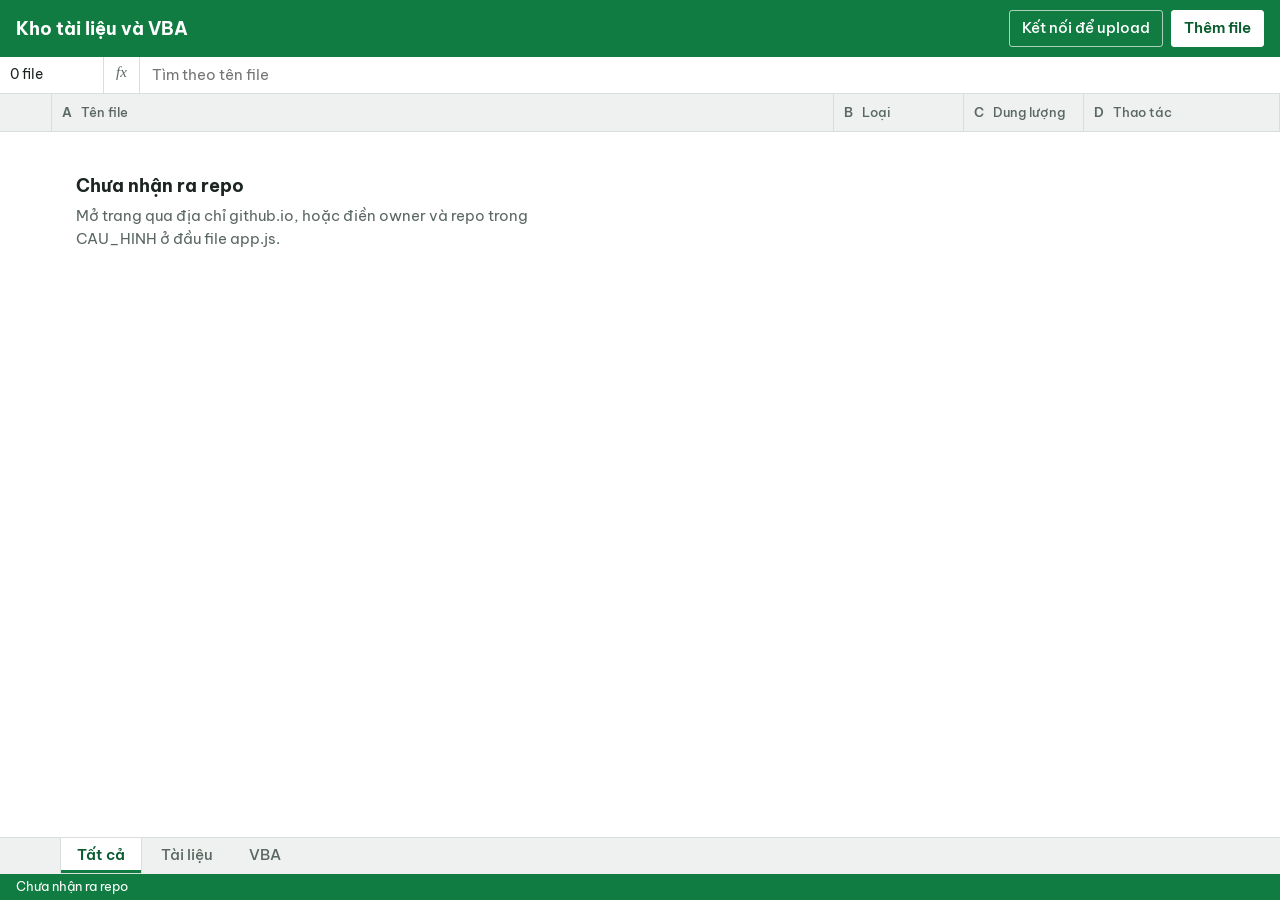
<file: index.html>
<!doctype html>
<html lang="vi">
<head>
  <meta charset="utf-8">
  <meta name="viewport" content="width=device-width, initial-scale=1">
  <title>Kho tài liệu và VBA</title>
  <meta name="description" content="Kho lưu tài liệu và code VBA trên GitHub Pages">
  <link rel="preconnect" href="https://fonts.googleapis.com">
  <link rel="preconnect" href="https://fonts.gstatic.com" crossorigin>
  <link href="https://fonts.googleapis.com/css2?family=Be+Vietnam+Pro:wght@400;500;600;700&family=IBM+Plex+Mono:wght@400;500&display=swap" rel="stylesheet">
  <link rel="manifest" href="manifest.webmanifest">
  <link rel="apple-touch-icon" href="apple-touch-icon.png">
  <meta name="theme-color" content="#107c41">
  <link rel="stylesheet" href="style.css">
</head>
<body>
  <div class="app">
    <header class="titlebar">
      <h1>Kho tài liệu và VBA</h1>
      <div class="titlebar-actions">
        <button class="btn btn-quiet" id="btnToken" type="button">Kết nối để upload</button>
        <button class="btn btn-light" id="btnPick" type="button">Thêm file</button>
        <input id="filePicker" type="file" multiple hidden>
      </div>
    </header>

    <div class="formula" role="search">
      <output class="namebox" id="countBox" aria-label="Số file đang hiển thị">0 file</output>
      <label class="fx" for="search">fx</label>
      <input id="search" type="search" placeholder="Tìm theo tên file" autocomplete="off">
    </div>

    <main class="sheet" id="sheet">
      <table>
        <thead>
          <tr>
            <th class="col-row" scope="col"><span class="sr">Dòng</span></th>
            <th scope="col">A <span>Tên file</span></th>
            <th class="col-type" scope="col">B <span>Loại</span></th>
            <th class="col-size" scope="col">C <span>Dung lượng</span></th>
            <th class="col-act" scope="col">D <span>Thao tác</span></th>
          </tr>
        </thead>
        <tbody id="rows"></tbody>
      </table>
      <div class="state" id="state" hidden></div>
      <div class="drop-hint" aria-hidden="true">Thả file vào đây để upload</div>
    </main>

    <nav class="tabs" aria-label="Lọc theo nhóm">
      <button class="tab" type="button" data-group="all" aria-pressed="true">Tất cả</button>
      <button class="tab" type="button" data-group="tai-lieu" aria-pressed="false">Tài liệu</button>
      <button class="tab" type="button" data-group="vba" aria-pressed="false">VBA</button>
    </nav>

    <footer class="status" id="status" role="status">Đang tải</footer>
  </div>

  <dialog id="viewer" class="dlg dlg-code" aria-labelledby="viewerTitle">
    <div class="dlg-head">
      <h2 id="viewerTitle"></h2>
      <div class="dlg-actions">
        <select class="enc" id="encSelect" aria-label="Bảng mã hiển thị">
          <option value="auto">Bảng mã: Tự động</option>
          <option value="shift_jis">Tiếng Nhật (Shift-JIS)</option>
          <option value="windows-1258">Tiếng Việt (Windows-1258)</option>
          <option value="utf-8">UTF-8</option>
        </select>
        <button class="btn" id="btnCopy" type="button">Sao chép</button>
        <button class="btn" id="btnViewerDownload" type="button">Tải xuống</button>
        <button class="btn" data-close type="button">Đóng</button>
      </div>
    </div>
    <pre class="code" id="codeWrap"><code id="codeBox"></code></pre>
    <iframe class="preview" id="frameBox" title="Xem trước file" hidden></iframe>
    <div class="preview img-wrap" id="imgWrap" hidden><img id="imgBox" alt=""></div>
  </dialog>

  <dialog id="tokenDlg" class="dlg dlg-form" aria-labelledby="tokenTitle">
    <form id="tokenForm" method="dialog">
      <h2 id="tokenTitle">Kết nối để upload</h2>
      <p>Dán GitHub token có quyền ghi vào repo này. Người xem không cần token, chỉ người upload mới cần.</p>
      <label class="field" for="tokenInput">GitHub token</label>
      <input id="tokenInput" type="password" autocomplete="off" spellcheck="false" required>
      <label class="check"><input id="tokenRemember" type="checkbox"> Nhớ trên máy này (chỉ chọn trên máy riêng)</label>
      <p class="form-error" id="tokenError" hidden></p>
      <div class="form-actions">
        <button class="btn" id="btnForget" type="button" hidden>Ngắt kết nối</button>
        <button class="btn" data-close type="button">Hủy</button>
        <button class="btn btn-primary" id="btnTokenSave" type="submit">Kết nối</button>
      </div>
    </form>
  </dialog>

  <dialog id="uploadDlg" class="dlg dlg-form" aria-labelledby="uploadTitle">
    <form id="uploadForm" method="dialog">
      <h2 id="uploadTitle">Upload file</h2>
      <p>Trang này công khai: ai có link cũng xem và tải được file sau khi upload.</p>
      <ul class="queue" id="queue"></ul>
      <p class="form-error" id="uploadError" hidden></p>
      <div class="form-actions">
        <button class="btn" id="btnUploadCancel" data-close type="button">Hủy</button>
        <button class="btn btn-primary" id="btnUploadStart" type="submit">Upload</button>
      </div>
    </form>
  </dialog>

  <dialog id="confirmDlg" class="dlg dlg-form" aria-labelledby="confirmTitle">
    <form method="dialog">
      <h2 id="confirmTitle">Xóa file?</h2>
      <p id="confirmText"></p>
      <div class="form-actions">
        <button class="btn" value="no">Giữ lại</button>
        <button class="btn btn-danger" value="yes">Xóa file</button>
      </div>
    </form>
  </dialog>

  <script src="app.js"></script>
</body>
</html>
</file>
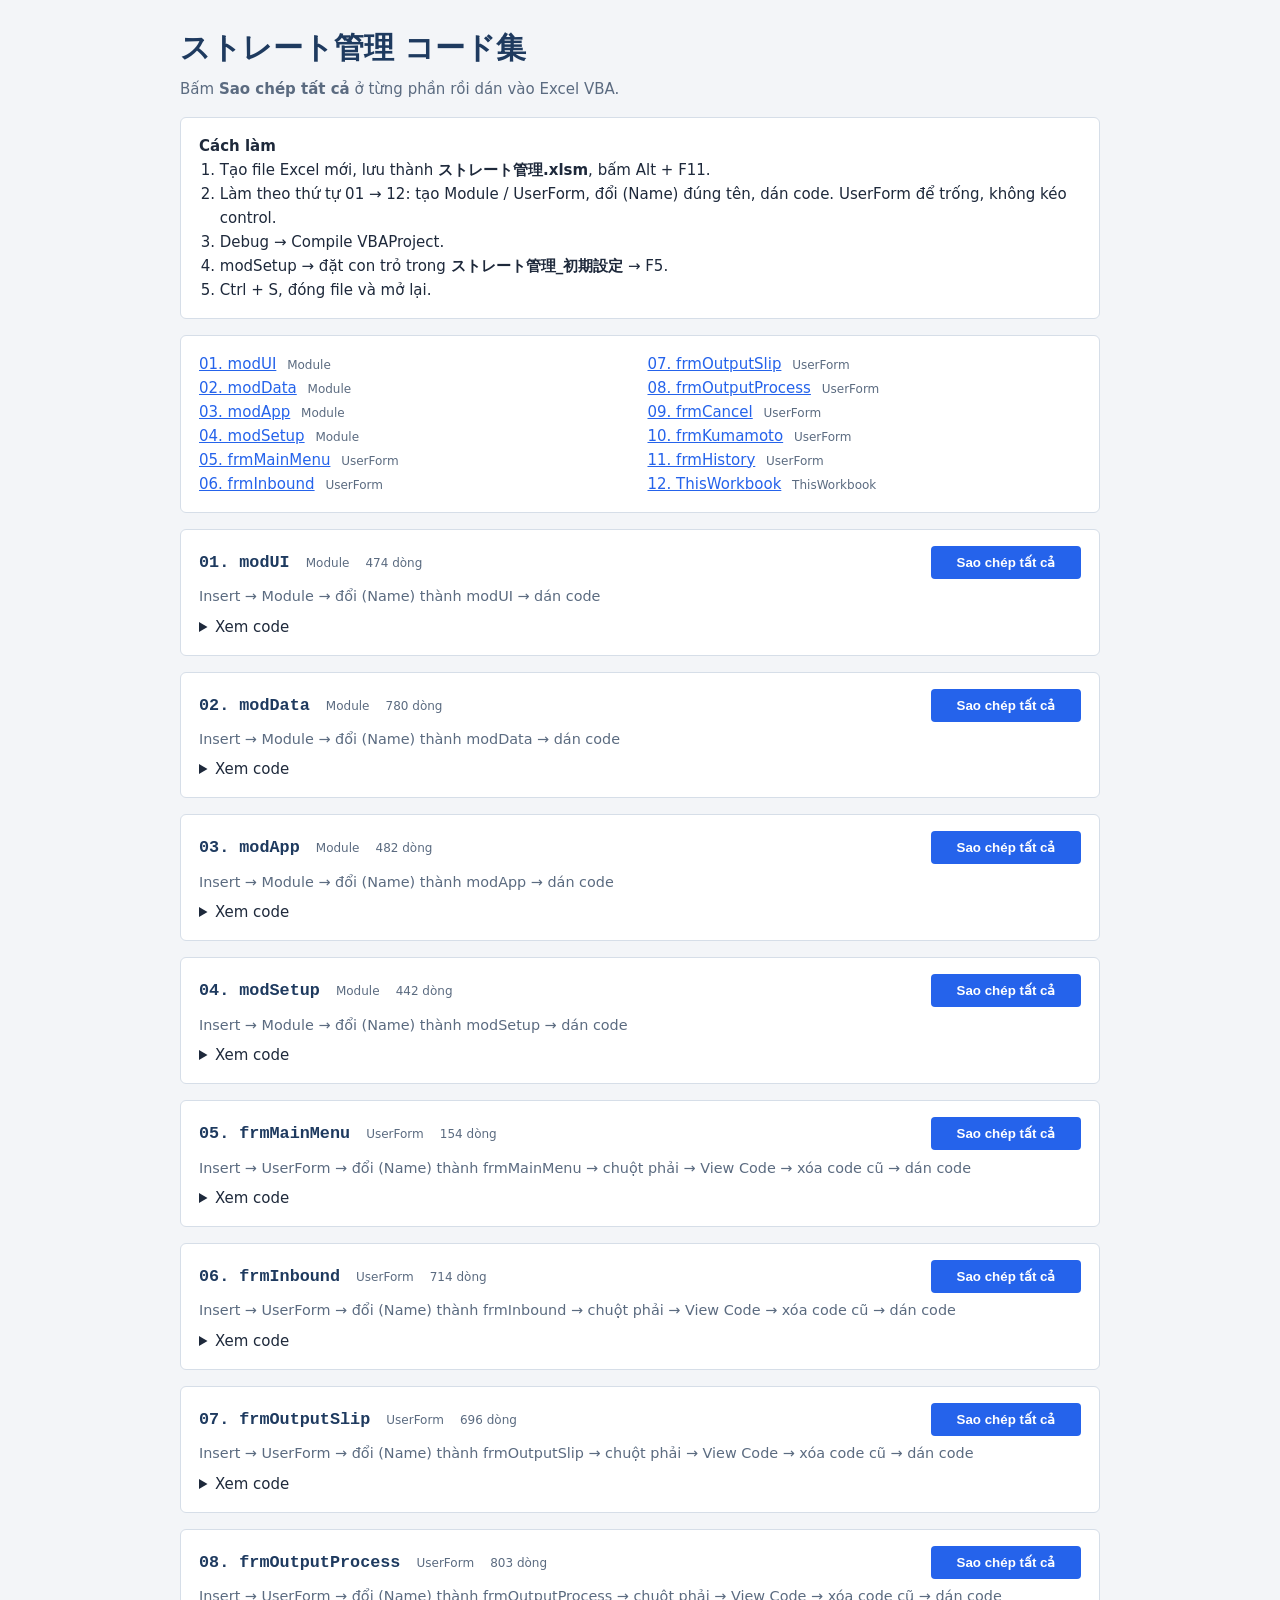
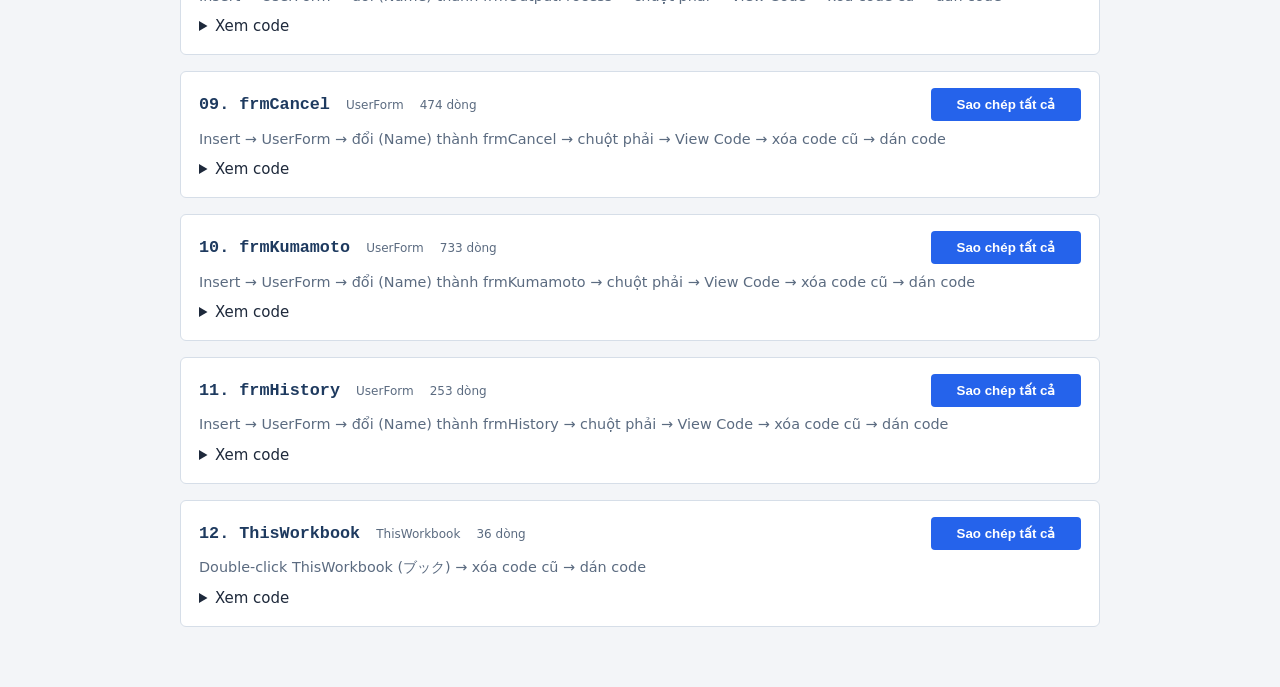
<file: index (1).html>
<!DOCTYPE html>
<html lang="ja"><head><meta charset="utf-8"><meta name="viewport" content="width=device-width,initial-scale=1">
<title>ストレート管理 コード集</title>
<style>
:root{--bg:#f3f5f8;--s:#fff;--fg:#1e293b;--mu:#5b6b80;--ln:#d6dee8;--pr:#1e3a5f;--ac:#2563eb;--ok:#15803d;--cb:#f8fafc}
@media (prefers-color-scheme:dark){:root{--bg:#0f1722;--s:#172233;--fg:#e2e8f0;--mu:#94a3b8;--ln:#2a3a50;--pr:#9cc0ec;--ac:#60a5fa;--ok:#4ade80;--cb:#0c131d;color-scheme:dark}}
*{box-sizing:border-box}body{margin:0;background:var(--bg);color:var(--fg);font:15px/1.6 "Meiryo UI","Yu Gothic",system-ui,sans-serif;padding:24px 16px 60px}
.w{max-width:920px;margin:auto;display:grid;gap:16px}h1{color:var(--pr);margin:0}
.card,section{background:var(--s);border:1px solid var(--ln);border-radius:6px;padding:16px 18px;min-width:0}
.head{display:flex;justify-content:space-between;align-items:center;gap:10px;flex-wrap:wrap}
h2{margin:0;font:600 1.05rem Consolas,monospace;color:var(--pr)}.k,.m{font:.75rem system-ui;color:var(--mu);margin-left:6px}
.how{color:var(--mu);font-size:.9rem;margin:.4rem 0}
button.copy{background:var(--ac);color:#fff;border:0;border-radius:4px;padding:9px 18px;font-weight:600;cursor:pointer;min-width:150px}
button.copy.done{background:var(--ok)}
pre{margin:8px 0 0;max-height:420px;overflow:auto;background:var(--cb);border:1px solid var(--ln);border-radius:4px;padding:12px;font:12.5px/1.5 Consolas,"MS Gothic",monospace}
ol,ul{margin:0;padding-left:1.3rem}ul.nav{columns:2;list-style:none;padding:0}a{color:var(--ac)}
@media(max-width:560px){ul.nav{columns:1}}
</style></head><body><div class="w">
<header><h1>ストレート管理 コード集</h1><p style="color:var(--mu);margin:.3rem 0 0">Bấm <b>Sao chép tất cả</b> ở từng phần rồi dán vào Excel VBA.</p></header>
<div class="card"><b>Cách làm</b><ol>
<li>Tạo file Excel mới, lưu thành <b>ストレート管理.xlsm</b>, bấm Alt + F11.</li>
<li>Làm theo thứ tự 01 → 12: tạo Module / UserForm, đổi (Name) đúng tên, dán code. UserForm để trống, không kéo control.</li>
<li>Debug → Compile VBAProject.</li><li>modSetup → đặt con trỏ trong <b>ストレート管理_初期設定</b> → F5.</li><li>Ctrl + S, đóng file và mở lại.</li></ol></div>
<div class="card"><ul class="nav"><li><a href="#modUI">01. modUI</a> <span class="k">Module</span></li><li><a href="#modData">02. modData</a> <span class="k">Module</span></li><li><a href="#modApp">03. modApp</a> <span class="k">Module</span></li><li><a href="#modSetup">04. modSetup</a> <span class="k">Module</span></li><li><a href="#frmMainMenu">05. frmMainMenu</a> <span class="k">UserForm</span></li><li><a href="#frmInbound">06. frmInbound</a> <span class="k">UserForm</span></li><li><a href="#frmOutputSlip">07. frmOutputSlip</a> <span class="k">UserForm</span></li><li><a href="#frmOutputProcess">08. frmOutputProcess</a> <span class="k">UserForm</span></li><li><a href="#frmCancel">09. frmCancel</a> <span class="k">UserForm</span></li><li><a href="#frmKumamoto">10. frmKumamoto</a> <span class="k">UserForm</span></li><li><a href="#frmHistory">11. frmHistory</a> <span class="k">UserForm</span></li><li><a href="#ThisWorkbook">12. ThisWorkbook</a> <span class="k">ThisWorkbook</span></li></ul></div>
<section id="modUI"><div class="head"><h2>01. modUI <span class="k">Module</span> <span class="m">474 dòng</span></h2>
<button class="copy" data-t="c-modUI">Sao chép tất cả</button></div><p class="how">Insert → Module → đổi (Name) thành modUI → dán code</p>
<details><summary>Xem code</summary><pre><code id="c-modUI">Option Explicit

&#x27; Phat am thanh Windows (khong lam cham man hinh)
#If VBA7 Then
    Private Declare PtrSafe Function PlaySound Lib &quot;winmm.dll&quot; Alias &quot;PlaySoundA&quot; _
        (ByVal lpszName As String, ByVal hModule As LongPtr, ByVal dwFlags As Long) As Long
#Else
    Private Declare Function PlaySound Lib &quot;winmm.dll&quot; Alias &quot;PlaySoundA&quot; _
        (ByVal lpszName As String, ByVal hModule As Long, ByVal dwFlags As Long) As Long
#End If

Private Const SND_ASYNC As Long = &amp;H1
Private Const SND_NODEFAULT As Long = &amp;H2
Private Const SND_ALIAS As Long = &amp;H10000
Private Const SND_FILENAME As Long = &amp;H20000

&#x27; ----- Am thanh -----
&#x27; False = tat toan bo am thanh
Public Const SOUND_ON As Boolean = True

Public Const SOUND_OK As Long = 1      &#x27; doc QR / them dong thanh cong
Public Const SOUND_ERROR As Long = 2   &#x27; loi
Public Const SOUND_DONE As Long = 3    &#x27; hoan tat (dang ky / xuat kho / huy)
Public Const SOUND_WARN As Long = 4    &#x27; hoi xac nhan

&#x27;==================================================
&#x27; modUI  -  ストレート管理  giao dien chung
&#x27;
&#x27; Mau sac, font va cac ham ve control cho tat ca form.
&#x27; Doi mau toan bo phan mem: chi can sua cac hang so CLR_ o day.
&#x27;==================================================

Public Const APP_NAME As String = &quot;ストレート管理&quot;
Public Const APP_VERSION As String = &quot;1.0&quot;
Public Const UI_FONT As String = &quot;Meiryo UI&quot;

&#x27; ----- Mau (BGR) -----
Public Const CLR_PRIMARY As Long = &amp;H5F3A1E        &#x27; RGB(30,58,95)   xanh navy
Public Const CLR_PRIMARY_DARK As Long = &amp;H462A15   &#x27; RGB(21,42,70)
Public Const CLR_ACCENT As Long = &amp;HEB6325         &#x27; RGB(37,99,235)  xanh duong
Public Const CLR_BG As Long = &amp;HF9F6F4             &#x27; RGB(244,246,249) nen form
Public Const CLR_WHITE As Long = &amp;HFFFFFF
Public Const CLR_BORDER As Long = &amp;HE8DED6         &#x27; RGB(214,222,232)
Public Const CLR_TEXT As Long = &amp;H3B291E           &#x27; RGB(30,41,59)
Public Const CLR_MUTED As Long = &amp;H8B7464          &#x27; RGB(100,116,139)
Public Const CLR_HEADSUB As Long = &amp;HE5D0BF        &#x27; RGB(191,208,229)
Public Const CLR_SUCCESS As Long = &amp;H3D8015        &#x27; RGB(21,128,61)
Public Const CLR_SUCCESS_BG As Long = &amp;HE7FCDC     &#x27; RGB(220,252,231)
Public Const CLR_DANGER As Long = &amp;H1C1CB9         &#x27; RGB(185,28,28)
Public Const CLR_DANGER_BG As Long = &amp;HE2E2FE      &#x27; RGB(254,226,226)
Public Const CLR_INFO_BG As Long = &amp;HFEF0E8        &#x27; RGB(232,240,254)
Public Const CLR_SECONDARY As Long = &amp;HF0E8E2      &#x27; RGB(226,232,240)
Public Const CLR_STATUSBG As Long = &amp;HF2ECE8       &#x27; RGB(232,236,242)

&#x27; ----- Kieu nut -----
Public Const BTN_PRIMARY As Long = 0
Public Const BTN_ACCENT As Long = 1
Public Const BTN_SECONDARY As Long = 2
Public Const BTN_DANGER As Long = 3

&#x27; ----- Kieu thong bao -----
Public Const MSG_INFO As Long = 0
Public Const MSG_OK As Long = 1
Public Const MSG_ERROR As Long = 2

Public Const HEADER_H As Single = 56

&#x27;==================================================
&#x27; KHUNG FORM: thanh tieu de + thanh trang thai
&#x27;==================================================

Public Sub UI_InitForm( _
    ByVal frm As Object, _
    ByVal title As String, _
    ByVal subTitle As String, _
    ByVal w As Single, _
    ByVal h As Single)

    Dim lbl As MSForms.Label

    frm.Caption = APP_NAME &amp; &quot;  -  &quot; &amp; title
    frm.BackColor = CLR_BG
    frm.StartUpPosition = 1

    frm.Width = w
    frm.Height = h
    frm.Width = w + (frm.Width - frm.InsideWidth)
    frm.Height = h + (frm.Height - frm.InsideHeight)

    &#x27; Thanh tieu de
    Set lbl = UI_Label(frm, &quot;uiHeader&quot;, &quot;&quot;, 0, 0, w, HEADER_H, 10, False, CLR_WHITE)
    lbl.BackStyle = fmBackStyleOpaque
    lbl.BackColor = CLR_PRIMARY

    Set lbl = UI_Label(frm, &quot;uiAccent&quot;, &quot;&quot;, 0, HEADER_H, w, 3, 8, False, CLR_WHITE)
    lbl.BackStyle = fmBackStyleOpaque
    lbl.BackColor = CLR_ACCENT

    UI_Label frm, &quot;uiTitle&quot;, title, 18, 8, w - 220, 26, 16, True, CLR_WHITE
    UI_Label frm, &quot;uiSub&quot;, subTitle, 19, 34, w - 220, 16, 9, False, CLR_HEADSUB

    Set lbl = UI_Label(frm, &quot;uiApp&quot;, APP_NAME, w - 200, 11, 182, 16, 9, True, CLR_HEADSUB)
    lbl.TextAlign = fmTextAlignRight

    Set lbl = UI_Label(frm, &quot;uiDate&quot;, TodayText(), w - 200, 30, 182, 18, 11, False, CLR_WHITE)
    lbl.TextAlign = fmTextAlignRight

    &#x27; Thanh trang thai
    Set lbl = UI_Label(frm, &quot;uiStatusBar&quot;, &quot;&quot;, 0, h - 24, w, 24, 9, False, CLR_MUTED)
    lbl.BackStyle = fmBackStyleOpaque
    lbl.BackColor = CLR_STATUSBG

    UI_Label frm, &quot;lblStatus&quot;, &quot;&quot;, 14, h - 19, w - 28, 16, 9, False, CLR_MUTED

End Sub

Public Function TodayText() As String
    TodayText = Format$(Date, &quot;yyyy/mm/dd&quot;) &amp; &quot; (&quot; &amp; _
                Mid$(&quot;日月火水木金土&quot;, Weekday(Date), 1) &amp; &quot;)&quot;
End Function

&#x27; Thanh trang thai duoi cung
Public Sub UI_Status( _
    ByVal frm As Object, _
    ByVal msg As String, _
    Optional ByVal kind As Long = MSG_INFO)

    On Error Resume Next

    With frm.Controls(&quot;lblStatus&quot;)
        .Caption = msg
        Select Case kind
            Case MSG_OK: .ForeColor = CLR_SUCCESS
            Case MSG_ERROR: .ForeColor = CLR_DANGER
            Case Else: .ForeColor = CLR_MUTED
        End Select
    End With

End Sub

&#x27; O thong bao co mau nen (xanh = OK, do = loi)
Public Sub UI_Msg( _
    ByVal lbl As MSForms.Label, _
    ByVal msg As String, _
    Optional ByVal kind As Long = MSG_INFO)

    lbl.Caption = &quot;  &quot; &amp; msg
    lbl.BackStyle = fmBackStyleOpaque

    Select Case kind
        Case MSG_OK
            lbl.BackColor = CLR_SUCCESS_BG
            lbl.ForeColor = CLR_SUCCESS
            UI_Sound SOUND_OK
        Case MSG_ERROR
            lbl.BackColor = CLR_DANGER_BG
            lbl.ForeColor = CLR_DANGER
            UI_Sound SOUND_ERROR
        Case Else
            lbl.BackColor = CLR_INFO_BG
            lbl.ForeColor = CLR_PRIMARY
    End Select

End Sub

&#x27;==================================================
&#x27; CONTROL
&#x27;==================================================

Public Function UI_Label( _
    ByVal frm As Object, ByVal nm As String, ByVal cap As String, _
    ByVal x As Single, ByVal y As Single, ByVal w As Single, ByVal h As Single, _
    Optional ByVal fs As Single = 10, Optional ByVal isBold As Boolean = False, _
    Optional ByVal color As Long = CLR_TEXT) As MSForms.Label

    Dim lbl As MSForms.Label

    Set lbl = frm.Controls.Add(&quot;Forms.Label.1&quot;, nm)

    With lbl
        .Left = x: .Top = y: .Width = w: .Height = h
        .Caption = cap
        .Font.Name = UI_FONT
        .Font.Size = fs
        .Font.Bold = isBold
        .ForeColor = color
        .BackStyle = fmBackStyleTransparent
        .WordWrap = False
    End With

    Set UI_Label = lbl

End Function

&#x27; Chu nho phia tren o nhap
Public Function UI_Caption( _
    ByVal frm As Object, ByVal nm As String, ByVal cap As String, _
    ByVal x As Single, ByVal y As Single, ByVal w As Single) As MSForms.Label

    Set UI_Caption = UI_Label(frm, nm, cap, x, y, w, 15, 9, True, CLR_MUTED)

End Function

&#x27; Khung trang (card) de gom cac o nhap
Public Function UI_Panel( _
    ByVal frm As Object, ByVal nm As String, _
    ByVal x As Single, ByVal y As Single, ByVal w As Single, ByVal h As Single) As MSForms.Label

    Dim lbl As MSForms.Label

    Set lbl = UI_Label(frm, nm, &quot;&quot;, x, y, w, h)

    With lbl
        .BackStyle = fmBackStyleOpaque
        .BackColor = CLR_WHITE
        .BorderStyle = fmBorderStyleSingle
        .BorderColor = CLR_BORDER
        .SpecialEffect = fmSpecialEffectFlat
    End With

    Set UI_Panel = lbl

End Function

Public Function UI_Text( _
    ByVal frm As Object, ByVal nm As String, _
    ByVal x As Single, ByVal y As Single, ByVal w As Single, ByVal h As Single, _
    Optional ByVal fs As Single = 11) As MSForms.TextBox

    Dim txt As MSForms.TextBox

    Set txt = frm.Controls.Add(&quot;Forms.TextBox.1&quot;, nm)

    With txt
        .Left = x: .Top = y: .Width = w: .Height = h
        .Font.Name = UI_FONT
        .Font.Size = fs
        .ForeColor = CLR_TEXT
        .BackColor = CLR_WHITE
        .SpecialEffect = fmSpecialEffectFlat
        .BorderStyle = fmBorderStyleSingle
        .BorderColor = CLR_BORDER
    End With

    Set UI_Text = txt

End Function

&#x27; O quet QR: to, vien xanh
Public Function UI_ScanBox( _
    ByVal frm As Object, ByVal nm As String, _
    ByVal x As Single, ByVal y As Single, ByVal w As Single) As MSForms.TextBox

    Dim txt As MSForms.TextBox

    Set txt = UI_Text(frm, nm, x, y, w, 32, 15)
    txt.BorderColor = CLR_ACCENT
    txt.IMEMode = fmIMEModeDisable      &#x27; Tat bo go tieng Nhat khi quet (nhanh, khong loi chu)

    Set UI_ScanBox = txt

End Function

Public Function UI_Combo( _
    ByVal frm As Object, ByVal nm As String, _
    ByVal x As Single, ByVal y As Single, ByVal w As Single, ByVal h As Single) As MSForms.ComboBox

    Dim cbo As MSForms.ComboBox

    Set cbo = frm.Controls.Add(&quot;Forms.ComboBox.1&quot;, nm)

    With cbo
        .Left = x: .Top = y: .Width = w: .Height = h
        .Font.Name = UI_FONT
        .Font.Size = 11
        .ForeColor = CLR_TEXT
        .BackColor = CLR_WHITE
        .SpecialEffect = fmSpecialEffectFlat
        .BorderStyle = fmBorderStyleSingle
        .BorderColor = CLR_BORDER
        .Style = fmStyleDropDownList
        .ListRows = 15
    End With

    Set UI_Combo = cbo

End Function

Public Function UI_Option( _
    ByVal frm As Object, ByVal nm As String, ByVal cap As String, _
    ByVal x As Single, ByVal y As Single, ByVal w As Single, _
    ByVal grp As String) As MSForms.OptionButton

    Dim opt As MSForms.OptionButton

    Set opt = frm.Controls.Add(&quot;Forms.OptionButton.1&quot;, nm)

    With opt
        .Left = x: .Top = y: .Width = w: .Height = 20
        .Caption = cap
        .GroupName = grp
        .Font.Name = UI_FONT
        .Font.Size = 11
        .Font.Bold = True
        .ForeColor = CLR_PRIMARY
        .BackStyle = fmBackStyleTransparent
    End With

    Set UI_Option = opt

End Function

Public Function UI_Button( _
    ByVal frm As Object, ByVal nm As String, ByVal cap As String, _
    ByVal x As Single, ByVal y As Single, ByVal w As Single, ByVal h As Single, _
    Optional ByVal style As Long = BTN_PRIMARY) As MSForms.CommandButton

    Dim btn As MSForms.CommandButton

    Set btn = frm.Controls.Add(&quot;Forms.CommandButton.1&quot;, nm)

    With btn
        .Left = x: .Top = y: .Width = w: .Height = h
        .Caption = cap
        .Font.Name = UI_FONT
        .Font.Size = 11
        .Font.Bold = True
        .TakeFocusOnClick = False
        .WordWrap = True

        Select Case style
            Case BTN_ACCENT
                .BackColor = CLR_ACCENT
                .ForeColor = CLR_WHITE
            Case BTN_SECONDARY
                .BackColor = CLR_SECONDARY
                .ForeColor = CLR_PRIMARY
            Case BTN_DANGER
                .BackColor = CLR_DANGER
                .ForeColor = CLR_WHITE
            Case Else
                .BackColor = CLR_PRIMARY
                .ForeColor = CLR_WHITE
        End Select
    End With

    Set UI_Button = btn

End Function

&#x27; Listbox + hang tieu de cot.
&#x27; widths: mang do rong (pt). Cot rong 0 = an, khong ve tieu de.
Public Function UI_List( _
    ByVal frm As Object, ByVal nm As String, _
    ByVal x As Single, ByVal y As Single, ByVal w As Single, ByVal h As Single, _
    ByVal widths As Variant, ByVal heads As Variant) As MSForms.ListBox

    Dim lst As MSForms.ListBox
    Dim lbl As MSForms.Label
    Dim i As Long
    Dim cx As Single
    Dim lastVis As Long
    Dim ws As String

    &#x27; Nen hang tieu de
    Set lbl = UI_Label(frm, nm &amp; &quot;_hbar&quot;, &quot;&quot;, x, y, w, 22)
    lbl.BackStyle = fmBackStyleOpaque
    lbl.BackColor = CLR_PRIMARY

    For i = LBound(widths) To UBound(widths)
        If widths(i) &gt; 0 Then lastVis = i
    Next i

    cx = x + 3

    For i = LBound(widths) To UBound(widths)

        If widths(i) &gt; 0 Then
            Set lbl = UI_Label(frm, nm &amp; &quot;_h&quot; &amp; i, &quot; &quot; &amp; CStr(heads(i)), _
                               cx, y + 4, CSng(widths(i)), 16, 10, True, CLR_WHITE)
            If i = lastVis Then lbl.Width = x + w - cx
        End If

        cx = cx + widths(i)
        ws = ws &amp; CStr(CLng(widths(i))) &amp; &quot; pt;&quot;

    Next i

    Set lst = frm.Controls.Add(&quot;Forms.ListBox.1&quot;, nm)

    With lst
        .Left = x: .Top = y + 22: .Width = w: .Height = h - 22
        .Font.Name = UI_FONT
        .Font.Size = 11
        .ForeColor = CLR_TEXT
        .BackColor = CLR_WHITE
        .SpecialEffect = fmSpecialEffectFlat
        .BorderStyle = fmBorderStyleSingle
        .BorderColor = CLR_BORDER
        .ColumnCount = UBound(widths) - LBound(widths) + 1
        .ColumnWidths = Left$(ws, Len(ws) - 1)
        .ColumnHeads = False
        .IntegralHeight = False
    End With

    Set UI_List = lst

End Function

&#x27; The so lieu (menu chinh)
Public Function UI_StatCard( _
    ByVal frm As Object, ByVal nm As String, ByVal cap As String, _
    ByVal x As Single, ByVal y As Single, ByVal w As Single, ByVal h As Single) As MSForms.Label

    Dim lbl As MSForms.Label

    UI_Panel frm, nm &amp; &quot;_bg&quot;, x, y, w, h

    Set lbl = UI_Label(frm, nm &amp; &quot;_bar&quot;, &quot;&quot;, x, y, 4, h)
    lbl.BackStyle = fmBackStyleOpaque
    lbl.BackColor = CLR_ACCENT

    UI_Label frm, nm &amp; &quot;_cap&quot;, cap, x + 14, y + 7, w - 20, 15, 9, True, CLR_MUTED

    Set UI_StatCard = UI_Label(frm, nm, &quot;-&quot;, x + 14, y + 22, w - 20, 26, 17, True, CLR_PRIMARY)

End Function

&#x27;==================================================
&#x27; AM THANH
&#x27; Dung file am thanh co san cua Windows (C:\Windows\Media).
&#x27; Muon doi tieng: sua ten file .wav ben duoi.
&#x27;==================================================

Public Sub UI_Sound(ByVal kind As Long)

    Dim f As String
    Dim sysAlias As String

    If Not SOUND_ON Then Exit Sub

    On Error GoTo Fallback

    Select Case kind
        Case SOUND_OK
            f = &quot;Windows Navigation Start.wav&quot;
            sysAlias = &quot;SystemAsterisk&quot;
        Case SOUND_ERROR
            f = &quot;Windows Critical Stop.wav&quot;
            sysAlias = &quot;SystemHand&quot;
        Case SOUND_DONE
            f = &quot;tada.wav&quot;
            sysAlias = &quot;SystemExclamation&quot;
        Case SOUND_WARN
            f = &quot;Windows Exclamation.wav&quot;
            sysAlias = &quot;SystemQuestion&quot;
        Case Else
            Exit Sub
    End Select

    f = Environ$(&quot;WINDIR&quot;) &amp; &quot;\Media\&quot; &amp; f

    If Dir(f) &lt;&gt; &quot;&quot; Then
        PlaySound f, 0, SND_ASYNC Or SND_FILENAME Or SND_NODEFAULT
    Else
        PlaySound sysAlias, 0, SND_ASYNC Or SND_ALIAS
    End If

    Exit Sub

Fallback:
    Beep

End Sub
</code></pre></details></section><section id="modData"><div class="head"><h2>02. modData <span class="k">Module</span> <span class="m">780 dòng</span></h2>
<button class="copy" data-t="c-modData">Sao chép tất cả</button></div><p class="how">Insert → Module → đổi (Name) thành modData → dán code</p>
<details><summary>Xem code</summary><pre><code id="c-modData">Option Explicit

&#x27;==================================================
&#x27; modData  -  ストレート管理  du lieu dung chung
&#x27;
&#x27; Cau truc sheet (giu nguyen nhu file cu):
&#x27;   マスタ        : A No | B 属性 | C サイズ | D 単位 | E 1QR本数 | F 期首在庫
&#x27;   在庫          : A 属性 | B サイズ | C 単位 | D 1QR本数 |
&#x27;                   E 期首在庫 | F 入庫 | G 出庫 | H 在庫 (=E+F-G)
&#x27;   入出庫記録    : A No | B 伝票番号 | C 日付 | D 区分 | E 属性 | F サイズ |
&#x27;                   G ロット番号 | H 数量 | I 備考 | J 状態
&#x27;   OutputDetails : A No | B 伝票番号 | C 属性 | D サイズ | E 数量 | F 状態 |
&#x27;                   G 備考 | H 出庫予定日 | I 出庫日 | J 行番
&#x27;   CancelLog     : A 日時 | B 種類 | C 伝票番号 | D ロット/行番 | E 属性 |
&#x27;                   F サイズ | G 本数
&#x27;
&#x27; QR hang (cach nhau dau phay): parts(5)=属性, parts(7)=サイズ, parts(15)=ロット
&#x27;==================================================

Public Const SH_HOME As String = &quot;Home&quot;
Public Const SH_MASTER As String = &quot;マスタ&quot;
Public Const SH_STOCK As String = &quot;在庫&quot;
Public Const SH_TRANS As String = &quot;入出庫記録&quot;
Public Const SH_DETAIL As String = &quot;OutputDetails&quot;
Public Const SH_LOG As String = &quot;CancelLog&quot;
Public Const SH_TANA As String = &quot;棚卸表&quot;
Public Const SH_KUMA As String = &quot;熊本行き&quot;

Public Const K_IN As String = &quot;入庫&quot;
Public Const K_OUT As String = &quot;出庫&quot;
Public Const K_IN_CANCEL As String = &quot;入庫取消&quot;
Public Const K_OUT_CANCEL As String = &quot;出庫取消&quot;

Public Const ST_PENDING As String = &quot;未出庫&quot;
Public Const ST_SHIPPED As String = &quot;出庫済&quot;
Public Const ST_CANCEL As String = &quot;取消&quot;

Public Const EPS As Double = 0.000001

&#x27; ----- Bo nho dem (doc sheet 1 lan, tra cuu nhanh khi quet QR) -----
Private mMaster As Object      &#x27; 属性|サイズ -&gt; Array(単位, 1QR本数)
Private mMasterRows As Long
Private mStock As Object       &#x27; 属性|サイズ -&gt; dong 在庫
Private mStockRows As Long
Private mLots As Object        &#x27; ロット -&gt; Array(trang thai, 属性, サイズ, 本数)
Private mLotRows As Long

&#x27; Trang thai lo
Public Const LOT_NONE As Long = 0      &#x27; chua co trong 入出庫記録
Public Const LOT_IN As Long = 1        &#x27; da nhap, chua xuat
Public Const LOT_OUT As Long = 2       &#x27; da xuat

&#x27;==================================================
&#x27; SHEET / DONG
&#x27;==================================================

Public Function Sht(ByVal sheetName As String) As Worksheet
    Set Sht = ThisWorkbook.Worksheets(sheetName)
End Function

Public Function LastRowOf(ByVal sh As Worksheet, ByVal col As String) As Long
    LastRowOf = sh.Cells(sh.Rows.Count, col).End(xlUp).Row
End Function

Public Function NextRowOf(ByVal sh As Worksheet, ByVal col As String) As Long
    NextRowOf = LastRowOf(sh, col) + 1
    If NextRowOf &lt; 2 Then NextRowOf = 2
End Function

&#x27; Ten cu (giu de tuong thich)
Public Function 次の明細行(ByVal sh As Worksheet, ByVal col As String) As Long
    次の明細行 = NextRowOf(sh, col)
End Function

&#x27;==================================================
&#x27; CHUOI / SO
&#x27;==================================================

Public Function CleanText(ByVal s As String) As String
    s = Replace(s, vbCr, &quot;&quot;)
    s = Replace(s, vbLf, &quot;&quot;)
    s = Replace(s, vbTab, &quot;&quot;)
    CleanText = Trim$(s)
End Function

&#x27; Ma phieu tu QR phieu (bo ky tu xuong dong may quet gui kem)
Public Function QR伝票コード(ByVal s As String) As String
    QR伝票コード = CleanText(s)
End Function

Public Function IsGoodsQR(ByVal raw As String) As Boolean
    IsGoodsQR = (UBound(Split(raw, &quot;,&quot;)) &gt;= 15)
End Function

&#x27; Tach QR hang. Tra ve False neu khong phai QR hang
Public Function ParseGoodsQR( _
    ByVal raw As String, _
    ByRef attr As String, ByRef siz As String, ByRef lot As String) As Boolean

    Dim parts() As String

    If InStr(1, raw, &quot;,&quot;) = 0 Then Exit Function

    parts = Split(raw, &quot;,&quot;)
    If UBound(parts) &lt; 15 Then Exit Function

    attr = Trim$(parts(5))
    siz = Trim$(parts(7))
    lot = Trim$(parts(15))

    ParseGoodsQR = True

End Function

Public Function NumOf(ByVal v As Variant) As Double
    If IsNumeric(v) And Trim$(CStr(v)) &lt;&gt; &quot;&quot; Then NumOf = CDbl(v)
End Function

&#x27; So -&gt; chuoi (dau cham thap phan, Val doc lai dung)
Public Function Num(ByVal v As Double) As String
    If Abs(v - Fix(v)) &lt; EPS Then
        Num = CStr(CLng(v))
    Else
        Num = Replace(Format$(v, &quot;0.###&quot;), &quot;,&quot;, &quot;.&quot;)
    End If
End Function

Public Function FmtDate(ByVal v As Variant) As String
    If IsDate(v) Then
        FmtDate = Format$(CDate(v), &quot;yyyy/mm/dd&quot;)
    Else
        FmtDate = CStr(v)
    End If
End Function

&#x27; Chuyen so toan goc va ky hieu ~ - ve dang thuong
Public Function NormalizeLotText(ByVal s As String) As String

    Dim i As Long

    For i = 0 To 9
        s = Replace(s, ChrW(&amp;HFF10 + i), CStr(i))
    Next i

    s = Replace(s, ChrW(&amp;HFF5E), &quot;~&quot;)    &#x27; fullwidth tilde
    s = Replace(s, ChrW(&amp;H301C), &quot;~&quot;)    &#x27; wave dash
    s = Replace(s, ChrW(&amp;HFF0D), &quot;-&quot;)    &#x27; fullwidth minus
    s = Replace(s, ChrW(&amp;H2212), &quot;-&quot;)    &#x27; minus sign
    s = Replace(s, ChrW(&amp;H2010), &quot;-&quot;)    &#x27; hyphen
    s = Replace(s, ChrW(&amp;H2013), &quot;-&quot;)    &#x27; en dash
    s = Replace(s, ChrW(&amp;H30FC), &quot;-&quot;)    &#x27; katakana long mark

    NormalizeLotText = Trim$(s)

End Function

&#x27;==================================================
&#x27; MASTER
&#x27;==================================================

&#x27; Lay don vi + so ong / 1 QR. False neu khong co hoac so ong &lt;= 0
Public Function GetMasterInfo( _
    ByVal attr As String, ByVal siz As String, _
    ByRef unitName As String, ByRef unitsPerQR As Double) As Boolean

    Dim k As String
    Dim v As Variant

    EnsureMasterCache
    k = ItemKey(attr, siz)

    If mMaster.Exists(k) Then
        v = mMaster(k)
        unitName = CStr(v(0))
        unitsPerQR = CDbl(v(1))
        GetMasterInfo = (unitsPerQR &gt; 0)
    End If

End Function

Public Function GetUnitsPerQR( _
    ByVal attr As String, ByVal siz As String, ByRef units As Double) As Boolean

    Dim u As String
    GetUnitsPerQR = GetMasterInfo(attr, siz, u, units)

End Function

Public Function 品目存在(ByVal attr As String, ByVal siz As String) As Boolean
    EnsureMasterCache
    品目存在 = mMaster.Exists(ItemKey(attr, siz))
End Function

&#x27;==================================================
&#x27; TON KHO
&#x27;==================================================

Public Function FindStockRow(ByVal attr As String, ByVal siz As String) As Long

    Dim k As String
    Dim sh As Worksheet
    Dim r As Long

    EnsureStockCache
    k = ItemKey(attr, siz)

    If mStock.Exists(k) Then
        r = mStock(k)
        &#x27; Kiem tra lai (phong khi dong bi doi cho)
        Set sh = Sht(SH_STOCK)
        If ItemKey(CStr(sh.Cells(r, &quot;A&quot;).Value), CStr(sh.Cells(r, &quot;B&quot;).Value)) = k Then
            FindStockRow = r
            Exit Function
        End If
        InvalidateCaches
        EnsureStockCache
        If mStock.Exists(k) Then FindStockRow = mStock(k)
    End If

End Function

Public Function StockOf(ByVal attr As String, ByVal siz As String) As Double

    Dim r As Long

    r = FindStockRow(attr, siz)
    If r &gt; 0 Then StockOf = NumOf(Sht(SH_STOCK).Cells(r, &quot;H&quot;).Value)

End Function

&#x27; Cong them vao 入庫(F) / 出庫(G) va tinh lai 在庫(H) = E + F - G
&#x27; createIfMissing: tao dong moi neu chua co (dung khi nhap kho)
&#x27; checkNeg: khong cho ton kho am
&#x27; Tra ve &quot;&quot; neu OK, nguoc lai la thong bao loi
Public Function AdjustStock( _
    ByVal attr As String, ByVal siz As String, _
    ByVal dIn As Double, ByVal dOut As Double, _
    Optional ByVal checkNeg As Boolean = False, _
    Optional ByVal createIfMissing As Boolean = False) As String

    Dim sh As Worksheet
    Dim r As Long
    Dim e As Double, f As Double, g As Double, h As Double
    Dim unitName As String
    Dim units As Double

    Set sh = Sht(SH_STOCK)
    r = FindStockRow(attr, siz)

    If r = 0 Then

        If Not createIfMissing Then
            AdjustStock = &quot;在庫シートに品目がありません（&quot; &amp; attr &amp; &quot; / &quot; &amp; siz &amp; &quot;）&quot;
            Exit Function
        End If

        GetMasterInfo attr, siz, unitName, units

        r = NextRowOf(sh, &quot;A&quot;)
        sh.Cells(r, &quot;A&quot;).Value = attr
        sh.Cells(r, &quot;B&quot;).Value = siz
        InvalidateStockCache
        sh.Cells(r, &quot;C&quot;).Value = unitName
        sh.Cells(r, &quot;D&quot;).Value = units
        sh.Cells(r, &quot;E&quot;).Value = 0
        sh.Cells(r, &quot;F&quot;).Value = 0
        sh.Cells(r, &quot;G&quot;).Value = 0
        sh.Cells(r, &quot;H&quot;).Value = 0

    End If

    e = NumOf(sh.Cells(r, &quot;E&quot;).Value)
    f = NumOf(sh.Cells(r, &quot;F&quot;).Value) + dIn
    g = NumOf(sh.Cells(r, &quot;G&quot;).Value) + dOut
    h = e + f - g

    If checkNeg And h &lt; -EPS Then
        AdjustStock = &quot;在庫が足りません（&quot; &amp; attr &amp; &quot; / &quot; &amp; siz &amp; &quot;　在庫 &quot; &amp; _
                      Num(NumOf(sh.Cells(r, &quot;H&quot;).Value)) &amp; &quot; 本）&quot;
        Exit Function
    End If

    sh.Cells(r, &quot;E&quot;).Value = e
    sh.Cells(r, &quot;F&quot;).Value = f
    sh.Cells(r, &quot;G&quot;).Value = g
    sh.Cells(r, &quot;H&quot;).Value = h

End Function

&#x27;==================================================
&#x27; LO (ロット)
&#x27;==================================================

&#x27; Trang thai lo trong 入出庫記録 (bo qua dong da 取消).
&#x27; LOT_IN: tra ve attr / siz / qty cua dong 入庫
Public Function LotState( _
    ByVal lot As String, _
    Optional ByRef attr As String, _
    Optional ByRef siz As String, _
    Optional ByRef qty As Double) As Long

    Dim v As Variant

    If Trim$(lot) = &quot;&quot; Then Exit Function

    EnsureLotCache

    If mLots.Exists(LCase$(Trim$(lot))) Then
        v = mLots(LCase$(Trim$(lot)))
        LotState = CLng(v(0))
        If LotState = LOT_IN Then
            attr = CStr(v(1))
            siz = CStr(v(2))
            qty = CDbl(v(3))
        End If
    End If

End Function

&#x27; Lo da duoc dung (nhap hoac xuat, chua huy) -&gt; khong cho nhap trung
Public Function LotUsed(ByVal lot As String) As Boolean
    LotUsed = (LotState(lot) &lt;&gt; LOT_NONE)
End Function

&#x27;==================================================
&#x27; GHI 入出庫記録
&#x27;==================================================

Public Function WriteTrans( _
    ByVal slip As String, ByVal d As Date, ByVal kind As String, _
    ByVal attr As String, ByVal siz As String, ByVal lot As String, _
    ByVal qty As Double, ByVal note As String) As Long

    Dim sh As Worksheet
    Dim r As Long

    Set sh = Sht(SH_TRANS)
    r = NextRowOf(sh, &quot;D&quot;)

    sh.Cells(r, &quot;A&quot;).Value = r - 1
    sh.Cells(r, &quot;B&quot;).NumberFormat = &quot;@&quot;
    sh.Cells(r, &quot;B&quot;).Value = slip
    sh.Cells(r, &quot;C&quot;).NumberFormat = &quot;yyyy/mm/dd&quot;
    sh.Cells(r, &quot;C&quot;).Value = d
    sh.Cells(r, &quot;D&quot;).Value = kind
    sh.Cells(r, &quot;E&quot;).Value = attr
    sh.Cells(r, &quot;F&quot;).Value = siz
    sh.Cells(r, &quot;G&quot;).NumberFormat = &quot;@&quot;
    sh.Cells(r, &quot;G&quot;).Value = lot
    sh.Cells(r, &quot;H&quot;).Value = qty
    sh.Cells(r, &quot;I&quot;).Value = note
    sh.Cells(r, &quot;J&quot;).Value = &quot;完了&quot;

    CacheLotWrite lot, kind, attr, siz, qty, r

    WriteTrans = r

End Function

Public Sub WriteCancelLog( _
    ByVal kind As String, ByVal slip As String, ByVal ref As String, _
    ByVal attr As String, ByVal siz As String, ByVal qty As Double)

    Dim sh As Worksheet
    Dim r As Long

    Set sh = Sht(SH_LOG)
    r = NextRowOf(sh, &quot;A&quot;)

    sh.Cells(r, &quot;A&quot;).NumberFormat = &quot;yyyy/mm/dd hh:mm&quot;
    sh.Cells(r, &quot;A&quot;).Value = Now
    sh.Cells(r, &quot;B&quot;).Value = kind
    sh.Cells(r, &quot;C&quot;).NumberFormat = &quot;@&quot;
    sh.Cells(r, &quot;C&quot;).Value = slip
    sh.Cells(r, &quot;D&quot;).NumberFormat = &quot;@&quot;
    sh.Cells(r, &quot;D&quot;).Value = ref
    sh.Cells(r, &quot;E&quot;).Value = attr
    sh.Cells(r, &quot;F&quot;).Value = siz
    sh.Cells(r, &quot;G&quot;).Value = qty

End Sub

Public Sub AppendNote(ByVal cell As Range, ByVal tag As String)
    cell.Value = Trim$(CStr(cell.Value) &amp; &quot; &quot; &amp; tag)
End Sub

&#x27;==================================================
&#x27; TIEN ICH KHAC
&#x27;==================================================

Public Function ComboHas(ByVal cbo As Object, ByVal s As String) As Boolean

    Dim i As Long

    For i = 0 To cbo.ListCount - 1
        If StrComp(CStr(cbo.List(i)), s, vbTextCompare) = 0 Then
            ComboHas = True
            Exit Function
        End If
    Next i

End Function

&#x27; Lay sheet, neu chua co thi tao o cuoi
Public Function GetOrCreateSheet(ByVal sheetName As String) As Worksheet

    On Error Resume Next
    Set GetOrCreateSheet = ThisWorkbook.Worksheets(sheetName)
    On Error GoTo 0

    If GetOrCreateSheet Is Nothing Then
        Set GetOrCreateSheet = ThisWorkbook.Worksheets.Add( _
            After:=ThisWorkbook.Worksheets(ThisWorkbook.Worksheets.Count))
        GetOrCreateSheet.Name = sheetName
    End If

End Function

&#x27;==================================================
&#x27; 期首在庫 (マスタ cot F -&gt; 在庫 cot E)
&#x27;==================================================

&#x27; Ghi 期首在庫 cua 1 dong マスタ vao 在庫 (tao dong 在庫 neu chua co)
Public Function SyncOpeningRow(ByVal r As Long) As Boolean

    Dim shM As Worksheet
    Dim shS As Worksheet
    Dim attr As String, siz As String
    Dim v As Variant
    Dim opening As Double
    Dim sr As Long

    Set shM = Sht(SH_MASTER)
    Set shS = Sht(SH_STOCK)

    attr = Trim$(CStr(shM.Cells(r, &quot;B&quot;).Value))
    siz = Trim$(CStr(shM.Cells(r, &quot;C&quot;).Value))
    v = shM.Cells(r, &quot;F&quot;).Value

    If attr = &quot;&quot; Or siz = &quot;&quot; Then Exit Function

    If Trim$(CStr(v)) = &quot;&quot; Then
        opening = 0
    ElseIf IsNumeric(v) Then
        opening = CDbl(v)
    Else
        Exit Function
    End If

    sr = FindStockRow(attr, siz)

    If sr = 0 Then
        If opening = 0 Then Exit Function
        sr = NextRowOf(shS, &quot;A&quot;)
        shS.Cells(sr, &quot;A&quot;).Value = attr
        shS.Cells(sr, &quot;B&quot;).Value = siz
        InvalidateStockCache
        shS.Cells(sr, &quot;F&quot;).Value = 0
        shS.Cells(sr, &quot;G&quot;).Value = 0
    End If

    shS.Cells(sr, &quot;C&quot;).Value = shM.Cells(r, &quot;D&quot;).Value
    shS.Cells(sr, &quot;D&quot;).Value = shM.Cells(r, &quot;E&quot;).Value
    shS.Cells(sr, &quot;E&quot;).Value = opening
    shS.Cells(sr, &quot;H&quot;).Value = opening + NumOf(shS.Cells(sr, &quot;F&quot;).Value) - NumOf(shS.Cells(sr, &quot;G&quot;).Value)

    SyncOpeningRow = True

End Function

&#x27; Goi tu sheet マスタ khi sua o (chi xu ly cot F)
Public Sub MasterChanged(ByVal Target As Range)

    Dim sh As Worksheet
    Dim rng As Range
    Dim cell As Range
    Dim lastRow As Long

    InvalidateCaches

    Set sh = Target.Worksheet
    lastRow = LastRowOf(sh, &quot;B&quot;)
    If lastRow &lt; 2 Then Exit Sub

    Set rng = Application.Intersect(Target, sh.Range(&quot;F2:F&quot; &amp; lastRow))
    If rng Is Nothing Then Exit Sub

    Application.EnableEvents = False
    On Error GoTo Done

    For Each cell In rng.Cells
        SyncOpeningRow cell.Row
    Next cell

Done:
    Application.EnableEvents = True

End Sub

&#x27; Nut 在庫へ反映 tren sheet マスタ: ghi toan bo cot F
Public Sub 期首在庫を在庫へ反映()

    Dim sh As Worksheet
    Dim r As Long
    Dim n As Long

    Set sh = Sht(SH_MASTER)

    If MsgBox(&quot;マスタの「期首在庫」を在庫シートへ反映します。&quot; &amp; vbCrLf &amp; _
              &quot;（在庫 = 期首在庫 + 入庫 - 出庫 で再計算します）&quot; &amp; vbCrLf &amp; vbCrLf &amp; _
              &quot;よろしいですか？&quot;, vbYesNo + vbQuestion, &quot;ストレート管理&quot;) &lt;&gt; vbYes Then Exit Sub

    Application.ScreenUpdating = False

    For r = 2 To LastRowOf(sh, &quot;B&quot;)
        If Trim$(CStr(sh.Cells(r, &quot;F&quot;).Value)) &lt;&gt; &quot;&quot; Then
            If SyncOpeningRow(r) Then n = n + 1
        End If
    Next r

    Application.ScreenUpdating = True

    MsgBox n &amp; &quot; 品目の期首在庫を反映しました。&quot;, vbInformation, &quot;ストレート管理&quot;

End Sub

&#x27; 在庫 cot E -&gt; マスタ cot F (chi dien o con trong)
Public Sub FillMasterOpeningFromStock()

    Dim shM As Worksheet
    Dim shS As Worksheet
    Dim r As Long
    Dim sr As Long
    Dim ev As Boolean

    Set shM = Sht(SH_MASTER)
    Set shS = Sht(SH_STOCK)

    ev = Application.EnableEvents
    Application.EnableEvents = False

    For r = 2 To LastRowOf(shM, &quot;B&quot;)
        If Trim$(CStr(shM.Cells(r, &quot;F&quot;).Value)) = &quot;&quot; Then
            sr = FindStockRow(CStr(shM.Cells(r, &quot;B&quot;).Value), CStr(shM.Cells(r, &quot;C&quot;).Value))
            If sr &gt; 0 Then
                If NumOf(shS.Cells(sr, &quot;E&quot;).Value) &lt;&gt; 0 Then
                    shM.Cells(r, &quot;F&quot;).Value = NumOf(shS.Cells(sr, &quot;E&quot;).Value)
                End If
            End If
        End If
    Next r

    Application.EnableEvents = ev

End Sub

&#x27;==================================================
&#x27; BO NHO DEM (CACHE)
&#x27; Doc ca vung du lieu vao mang 1 lan -&gt; tra cuu bang Dictionary.
&#x27; Tu doc lai khi so dong thay doi hoac khi InvalidateCaches.
&#x27;==================================================

Public Sub InvalidateCaches()
    Set mMaster = Nothing
    Set mStock = Nothing
    Set mLots = Nothing
End Sub

Public Sub InvalidateStockCache()
    Set mStock = Nothing
End Sub

Private Function ItemKey(ByVal attr As String, ByVal siz As String) As String
    ItemKey = LCase$(Trim$(attr)) &amp; vbTab &amp; LCase$(Trim$(siz))
End Function

Private Sub EnsureMasterCache()

    Dim sh As Worksheet
    Dim n As Long
    Dim a As Variant
    Dim i As Long
    Dim k As String

    Set sh = Sht(SH_MASTER)
    n = LastRowOf(sh, &quot;B&quot;)

    If Not mMaster Is Nothing And n = mMasterRows Then Exit Sub

    Set mMaster = CreateObject(&quot;Scripting.Dictionary&quot;)
    mMasterRows = n
    If n &lt; 2 Then Exit Sub

    a = sh.Range(&quot;B2:E&quot; &amp; n).Value

    For i = 1 To UBound(a, 1)
        k = ItemKey(CStr(a(i, 1)), CStr(a(i, 2)))
        If Not mMaster.Exists(k) Then
            mMaster.Add k, Array(Trim$(CStr(a(i, 3))), NumOf(a(i, 4)))
        End If
    Next i

End Sub

Private Sub EnsureStockCache()

    Dim sh As Worksheet
    Dim n As Long
    Dim a As Variant
    Dim i As Long
    Dim k As String

    Set sh = Sht(SH_STOCK)
    n = LastRowOf(sh, &quot;A&quot;)

    If Not mStock Is Nothing And n = mStockRows Then Exit Sub

    Set mStock = CreateObject(&quot;Scripting.Dictionary&quot;)
    mStockRows = n
    If n &lt; 2 Then Exit Sub

    a = sh.Range(&quot;A2:B&quot; &amp; n).Value

    For i = 1 To UBound(a, 1)
        k = ItemKey(CStr(a(i, 1)), CStr(a(i, 2)))
        If Not mStock.Exists(k) Then mStock.Add k, i + 1
    Next i

End Sub

Private Sub EnsureLotCache()

    Dim sh As Worksheet
    Dim n As Long
    Dim a As Variant
    Dim i As Long

    Set sh = Sht(SH_TRANS)
    n = LastRowOf(sh, &quot;D&quot;)
    If LastRowOf(sh, &quot;G&quot;) &gt; n Then n = LastRowOf(sh, &quot;G&quot;)

    If Not mLots Is Nothing And n = mLotRows Then Exit Sub

    Set mLots = CreateObject(&quot;Scripting.Dictionary&quot;)
    mLotRows = n
    If n &lt; 2 Then Exit Sub

    &#x27; D 区分 | E 属性 | F サイズ | G ロット | H 数量
    a = sh.Range(&quot;D2:H&quot; &amp; n).Value

    For i = 1 To UBound(a, 1)
        AddLotToCache CStr(a(i, 4)), Trim$(CStr(a(i, 1))), _
                      Trim$(CStr(a(i, 2))), Trim$(CStr(a(i, 3))), NumOf(a(i, 5))
    Next i

End Sub

&#x27; Quy tac giong LotState cu: co 出庫 -&gt; LOT_OUT; co 入庫 -&gt; LOT_IN; 取消 bo qua
Private Sub AddLotToCache( _
    ByVal lot As String, ByVal kind As String, _
    ByVal attr As String, ByVal siz As String, ByVal qty As Double)

    Dim k As String

    k = LCase$(Trim$(lot))
    If k = &quot;&quot; Then Exit Sub

    If kind = K_OUT Then
        mLots(k) = Array(LOT_OUT, &quot;&quot;, &quot;&quot;, 0#)
    ElseIf kind = K_IN Then
        If mLots.Exists(k) Then
            If mLots(k)(0) = LOT_OUT Then Exit Sub
        End If
        mLots(k) = Array(LOT_IN, attr, siz, qty)
    End If

End Sub

&#x27; Goi tu WriteTrans: cap nhat cache ngay, khong can doc lai sheet
Private Sub CacheLotWrite( _
    ByVal lot As String, ByVal kind As String, _
    ByVal attr As String, ByVal siz As String, _
    ByVal qty As Double, ByVal r As Long)

    If mLots Is Nothing Then Exit Sub
    If r &lt;&gt; mLotRows + 1 Then
        Set mLots = Nothing
        Exit Sub
    End If

    AddLotToCache lot, kind, attr, siz, qty
    mLotRows = r

End Sub

&#x27;==================================================
&#x27; CSV
&#x27;==================================================

&#x27; Doc file van ban theo ma (shift_jis / utf-8)
Public Function ReadTextFile(ByVal path As String, ByVal charset As String) As String

    Dim st As Object

    Set st = CreateObject(&quot;ADODB.Stream&quot;)
    st.Type = 2                 &#x27; text
    st.Charset = charset
    st.Open
    st.LoadFromFile path
    ReadTextFile = st.ReadText(-1)
    st.Close

End Function

&#x27; Tach CSV thanh cac dong; moi dong la mang chuoi (0-based). Ho tro &quot;...&quot; co dau phay.
Public Function ParseCsv(ByVal txt As String, ByVal delim As String) As Collection

    Dim csvRows As New Collection
    Dim fields() As String
    Dim nF As Long
    Dim cur As String
    Dim inQ As Boolean
    Dim i As Long
    Dim ch As String

    txt = Replace(txt, vbCrLf, vbLf)
    txt = Replace(txt, vbCr, vbLf)
    If Right$(txt, 1) &lt;&gt; vbLf Then txt = txt &amp; vbLf

    ReDim fields(0 To 0)
    nF = 0

    For i = 1 To Len(txt)

        ch = Mid$(txt, i, 1)

        If inQ Then
            If ch = &quot;&quot;&quot;&quot; Then
                If Mid$(txt, i + 1, 1) = &quot;&quot;&quot;&quot; Then
                    cur = cur &amp; &quot;&quot;&quot;&quot;
                    i = i + 1
                Else
                    inQ = False
                End If
            Else
                cur = cur &amp; ch
            End If
        Else
            Select Case ch
                Case &quot;&quot;&quot;&quot;
                    inQ = True
                Case delim
                    ReDim Preserve fields(0 To nF)
                    fields(nF) = Trim$(cur)
                    nF = nF + 1
                    cur = vbNullString
                Case vbLf
                    ReDim Preserve fields(0 To nF)
                    fields(nF) = Trim$(cur)
                    csvRows.Add fields
                    nF = 0
                    cur = vbNullString
                    ReDim fields(0 To 0)
                Case Else
                    cur = cur &amp; ch
            End Select
        End If

    Next i

    Set ParseCsv = csvRows

End Function

&#x27; Lay o thu col (1-based) cua 1 dong CSV. col &lt;= 0 hoac khong co -&gt; &quot;&quot;
Public Function CsvField(ByVal rw As Variant, ByVal col As Long) As String
    If col &lt;= 0 Then Exit Function
    If col - 1 &gt; UBound(rw) Then Exit Function
    CsvField = Trim$(CStr(rw(col - 1)))
End Function
</code></pre></details></section><section id="modApp"><div class="head"><h2>03. modApp <span class="k">Module</span> <span class="m">482 dòng</span></h2>
<button class="copy" data-t="c-modApp">Sao chép tất cả</button></div><p class="how">Insert → Module → đổi (Name) thành modApp → dán code</p>
<details><summary>Xem code</summary><pre><code id="c-modApp">Option Explicit

&#x27; Mat khau khoa sheet. &quot;&quot; = khong mat khau (chi chong sua nham).
&#x27; Muon chac chan: dat mat khau, vi du &quot;1234&quot;.
Public Const PROTECT_PW As String = &quot;&quot;

Public Const BACKUP_KEEP As Long = 60

&#x27; May in cho 棚卸表 (in cuoi thang). &quot;&quot; = may in mac dinh cua Windows.
&#x27; Lay ten: VBA -&gt; Ctrl+G -&gt; go  ?Application.ActivePrinter  -&gt; Enter
Public Const TANA_PRINTER As String = &quot;&quot;

&#x27; Loai lich su cho frmHistory (入庫 / 出庫)
Public HistoryKind As String


&#x27;==================================================
&#x27; modApp  -  ストレート管理  khoi dong, danh sach, in
&#x27;==================================================

&#x27; Mo menu chinh (nut スタート, nut メニュー tren cac sheet, khi mo file)
Public Sub AppStart()
    frmMainMenu.Show
End Sub

&#x27; Mo man hinh lich su theo ngay: kind = K_IN hoac K_OUT
Public Sub ShowHistory(ByVal kind As String)
    HistoryKind = kind
    frmHistory.Show
End Sub

Public Sub アプリ起動()
    AppStart
End Sub

&#x27;==================================================
&#x27; MO SHEET
&#x27;==================================================

&#x27; 在庫一覧: chi hien hang con ton, sap xep 属性 -&gt; サイズ
Public Sub 在庫一覧を開く()

    Dim sh As Worksheet
    Dim ev As Boolean

    Set sh = Sht(SH_STOCK)

    ev = Application.EnableEvents
    Application.EnableEvents = False

    RefreshStockView sh
    sh.Activate
    sh.Range(&quot;A1&quot;).Select

    Application.EnableEvents = ev

End Sub

&#x27; Goi tu sheet 在庫 moi khi mo sheet (Worksheet_Activate)
Public Sub StockSheetActivated()

    Dim ev As Boolean

    ev = Application.EnableEvents
    Application.EnableEvents = False
    On Error Resume Next

    RefreshStockView Sht(SH_STOCK)

    Application.EnableEvents = ev

End Sub

&#x27; Sap xep (con ton truoc -&gt; 属性 -&gt; サイズ) va an hang co 在庫 &lt;= 0
Public Sub RefreshStockView(ByVal sh As Worksheet)

    Dim lastRow As Long
    Dim r As Long
    Dim su As Boolean

    su = Application.ScreenUpdating
    Application.ScreenUpdating = False

    If sh.AutoFilterMode Then sh.AutoFilterMode = False

    lastRow = LastRowOf(sh, &quot;A&quot;)

    If lastRow &gt;= 3 Then

        &#x27; Cot tam K: 0 = con ton, 1 = het ton
        For r = 2 To lastRow
            If NumOf(sh.Cells(r, &quot;H&quot;).Value) &gt; 0 Then
                sh.Cells(r, &quot;K&quot;).Value = 0
            Else
                sh.Cells(r, &quot;K&quot;).Value = 1
            End If
        Next r

        With sh.Sort
            .SortFields.Clear
            .SortFields.Add Key:=sh.Range(&quot;K2:K&quot; &amp; lastRow), Order:=xlAscending
            .SortFields.Add Key:=sh.Range(&quot;A2:A&quot; &amp; lastRow), Order:=xlAscending
            .SortFields.Add Key:=sh.Range(&quot;B2:B&quot; &amp; lastRow), Order:=xlAscending
            .SetRange sh.Range(&quot;A2:K&quot; &amp; lastRow)
            .Header = xlNo
            .Apply
        End With

        sh.Range(&quot;K2:K&quot; &amp; lastRow).ClearContents
        InvalidateStockCache

    End If

    If lastRow &gt;= 2 Then
        sh.Range(&quot;A1:H&quot; &amp; lastRow).AutoFilter Field:=8, Criteria1:=&quot;&gt;0&quot;
    End If

    Application.ScreenUpdating = su

End Sub

Public Sub 品目マスタを開く()
    ShowSheetAtEnd SH_MASTER, &quot;B&quot;
End Sub

Public Sub 入出庫履歴を開く()
    ShowSheetAtEnd SH_TRANS, &quot;D&quot;
End Sub

Private Sub ShowSheetAtEnd(ByVal sheetName As String, ByVal col As String)

    Dim sh As Worksheet

    Set sh = Sht(sheetName)
    sh.Visible = xlSheetVisible
    sh.Activate

    &#x27; Nhay toi dong cuoi (du lieu moi nhat)
    sh.Cells(NextRowOf(sh, col), 1).Select

End Sub

&#x27;==================================================
&#x27; 棚卸表 : 属性 | サイズ | 数量  (hang con ton)
&#x27;==================================================

Public Sub 棚卸表を印刷()

    Const FIRST_ROW As Long = 4

    Dim shS As Worksheet
    Dim sh As Worksheet
    Dim r As Long
    Dim outR As Long
    Dim qty As Double

    Set shS = Sht(SH_STOCK)
    Set sh = GetOrCreateSheet(SH_TANA)

    sh.Visible = xlSheetVisible

    Application.ScreenUpdating = False

    If sh.AutoFilterMode Then sh.AutoFilterMode = False
    sh.Cells.Clear
    sh.Cells.Font.Name = UI_FONT

    With sh.Range(&quot;A1:C1&quot;)
        .Merge
        .Value = &quot;棚卸表&quot;
        .Font.Size = 18
        .Font.Bold = True
        .HorizontalAlignment = xlCenter
    End With

    sh.Range(&quot;A2:C2&quot;).Merge
    sh.Range(&quot;A2&quot;).Value = APP_NAME &amp; &quot;　　&quot; &amp; Format$(Date, &quot;yyyy/mm/dd&quot;)
    sh.Range(&quot;A2&quot;).HorizontalAlignment = xlRight
    sh.Range(&quot;A2&quot;).Font.Size = 9

    sh.Range(&quot;A3:C3&quot;).Value = Array(&quot;属性&quot;, &quot;サイズ&quot;, &quot;数量&quot;)

    With sh.Range(&quot;A3:C3&quot;)
        .Font.Bold = True
        .Font.Color = CLR_WHITE
        .Interior.Color = CLR_PRIMARY
        .HorizontalAlignment = xlCenter
    End With

    outR = FIRST_ROW - 1

    For r = 2 To LastRowOf(shS, &quot;A&quot;)
        qty = NumOf(shS.Cells(r, &quot;H&quot;).Value)
        If qty &gt; 0 Then
            outR = outR + 1
            sh.Cells(outR, &quot;A&quot;).Value = shS.Cells(r, &quot;A&quot;).Value
            sh.Cells(outR, &quot;B&quot;).Value = shS.Cells(r, &quot;B&quot;).Value
            sh.Cells(outR, &quot;C&quot;).Value = qty
        End If
    Next r

    If outR &lt; FIRST_ROW Then
        Application.ScreenUpdating = True
        sh.Visible = xlSheetHidden
        MsgBox &quot;在庫のある品目がありません。&quot;, vbInformation, APP_NAME
        Exit Sub
    End If

    With sh.Sort
        .SortFields.Clear
        .SortFields.Add Key:=sh.Range(&quot;A&quot; &amp; FIRST_ROW &amp; &quot;:A&quot; &amp; outR), Order:=xlAscending
        .SortFields.Add Key:=sh.Range(&quot;B&quot; &amp; FIRST_ROW &amp; &quot;:B&quot; &amp; outR), Order:=xlAscending
        .SetRange sh.Range(&quot;A&quot; &amp; FIRST_ROW &amp; &quot;:C&quot; &amp; outR)
        .Header = xlNo
        .Apply
    End With

    With sh.Range(&quot;A3:C&quot; &amp; outR)
        .Font.Size = 11
        .RowHeight = 20
        .VerticalAlignment = xlCenter
        .Borders.LineStyle = xlContinuous
        .Borders.Color = CLR_BORDER
    End With

    sh.Range(&quot;C&quot; &amp; FIRST_ROW &amp; &quot;:C&quot; &amp; outR).NumberFormat = &quot;#,##0.##&quot;

    sh.Columns(&quot;A&quot;).ColumnWidth = 18
    sh.Columns(&quot;B&quot;).ColumnWidth = 24
    sh.Columns(&quot;C&quot;).ColumnWidth = 12

    On Error Resume Next
    With sh.PageSetup
        .PrintArea = &quot;$A$1:$C$&quot; &amp; outR
        .PrintTitleRows = &quot;$3:$3&quot;
        .Orientation = xlPortrait
        .PaperSize = xlPaperA4
        .Zoom = False
        .FitToPagesWide = 1
        .FitToPagesTall = False
        .CenterHorizontally = True
        .CenterFooter = &quot;&amp;P / &amp;N&quot;
    End With
    On Error GoTo 0

    Application.ScreenUpdating = True

    sh.Activate
    sh.Range(&quot;A1&quot;).Select
    &#x27; Chon may in rieng cho 棚卸表 (neu co dat), xong tra lai may in cu
    Dim oldPrinter As String
    oldPrinter = Application.ActivePrinter
    If TANA_PRINTER &lt;&gt; &quot;&quot; Then
        On Error Resume Next
        Application.ActivePrinter = TANA_PRINTER
        If Err.Number &lt;&gt; 0 Then
            MsgBox &quot;プリンター「&quot; &amp; TANA_PRINTER &amp; &quot;」が見つかりません。&quot; &amp; vbCrLf &amp; _
                   &quot;通常のプリンターで印刷します。&quot;, vbExclamation, APP_NAME
        End If
        On Error GoTo 0
    End If

    sh.PrintPreview

    On Error Resume Next
    Application.ActivePrinter = oldPrinter
    On Error GoTo 0

    &#x27; In xong: an sheet, quay ve 在庫
    sh.Visible = xlSheetHidden
    On Error Resume Next
    Sht(SH_STOCK).Activate

End Sub

&#x27;==================================================
&#x27; SO LIEU CHO MENU CHINH
&#x27;==================================================

Public Function CountStockItems() As Long

    Dim sh As Worksheet
    Dim r As Long

    Set sh = Sht(SH_STOCK)

    For r = 2 To LastRowOf(sh, &quot;A&quot;)
        If NumOf(sh.Cells(r, &quot;H&quot;).Value) &gt; 0 Then CountStockItems = CountStockItems + 1
    Next r

End Function

Public Function CountPendingSlips() As Long

    Dim sh As Worksheet
    Dim r As Long
    Dim d As Object
    Dim k As String

    Set sh = Sht(SH_DETAIL)
    Set d = CreateObject(&quot;Scripting.Dictionary&quot;)

    For r = 2 To LastRowOf(sh, &quot;B&quot;)
        If Trim$(CStr(sh.Cells(r, &quot;F&quot;).Value)) = ST_PENDING Then
            k = LCase$(Trim$(CStr(sh.Cells(r, &quot;B&quot;).Value)))
            If Not d.Exists(k) Then d.Add k, 1
        End If
    Next r

    CountPendingSlips = d.Count

End Function

Public Function TodayShippedQty() As Double

    Dim sh As Worksheet
    Dim r As Long

    Set sh = Sht(SH_TRANS)

    For r = 2 To LastRowOf(sh, &quot;D&quot;)
        If Trim$(CStr(sh.Cells(r, &quot;D&quot;).Value)) = K_OUT Then
            If IsDate(sh.Cells(r, &quot;C&quot;).Value) Then
                If Int(CDate(sh.Cells(r, &quot;C&quot;).Value)) = Int(Date) Then
                    TodayShippedQty = TodayShippedQty + NumOf(sh.Cells(r, &quot;H&quot;).Value)
                End If
            End If
        End If
    Next r

End Function

&#x27;==================================================
&#x27; BAO VE DU LIEU + SAO LUU
&#x27;
&#x27; - Tat ca sheet du lieu bi khoa: nguoi dung khong sua tay duoc,
&#x27;   chi cac man hinh cua phan mem ghi vao.
&#x27;   Sua マスタ (them hang / 期首在庫): chay シート保護解除 truoc.
&#x27; - Moi lan mo va dong file: tu dong luu 1 ban sao vao thu muc &quot;backup&quot;
&#x27;   canh file, giu toi da BACKUP_KEEP ban moi nhat.
&#x27;==================================================

Public Sub ProtectDataSheets()

    Dim sh As Worksheet

    On Error Resume Next

    For Each sh In ThisWorkbook.Worksheets
        If IsLockedSheet(sh.Name) Then
            sh.Protect Password:=PROTECT_PW, UserInterfaceOnly:=True, _
                       AllowFiltering:=True, AllowFormattingColumns:=True
        End If
    Next sh

End Sub

&#x27; Khoa tat ca sheet tru sheet in (棚卸表 / 熊本行き)
Public Function IsLockedSheet(ByVal sheetName As String) As Boolean
    Select Case sheetName
        Case SH_HOME, SH_TANA, SH_KUMA
            IsLockedSheet = False
        Case Else
            IsLockedSheet = True
    End Select
End Function

&#x27; Mo khoa de sua tay (quan ly). Xong viec chay シート保護 hoac mo lai file.
Public Sub シート保護解除()

    Dim pw As String
    Dim sh As Worksheet

    If PROTECT_PW &lt;&gt; &quot;&quot; Then
        pw = InputBox(&quot;パスワードを入力してください。&quot;, APP_NAME)
        If pw &lt;&gt; PROTECT_PW Then
            MsgBox &quot;パスワードが違います。&quot;, vbExclamation, APP_NAME
            Exit Sub
        End If
    End If

    On Error Resume Next
    For Each sh In ThisWorkbook.Worksheets
        If IsLockedSheet(sh.Name) Then sh.Unprotect Password:=PROTECT_PW
    Next sh

    MsgBox &quot;シートの保護を解除しました。&quot; &amp; vbCrLf &amp; _
           &quot;作業が終わったら「シート保護」を実行するか、ファイルを開き直してください。&quot;, _
           vbInformation, APP_NAME

End Sub

Public Sub UnprotectDataSheetsSilent()

    Dim sh As Worksheet

    On Error Resume Next
    For Each sh In ThisWorkbook.Worksheets
        If IsLockedSheet(sh.Name) Then sh.Unprotect Password:=PROTECT_PW
    Next sh

End Sub

Public Sub シート保護()
    ProtectDataSheets
    MsgBox &quot;シートを保護しました。&quot;, vbInformation, APP_NAME
End Sub

&#x27; Luu 1 ban sao vao thu muc backup
Public Sub BackupNow(ByVal tag As String)

    Dim folder As String
    Dim fname As String
    Dim ext As String

    On Error GoTo Done

    If ThisWorkbook.Path = &quot;&quot; Then Exit Sub

    folder = ThisWorkbook.Path &amp; Application.PathSeparator &amp; &quot;backup&quot;
    If Dir(folder, vbDirectory) = &quot;&quot; Then MkDir folder

    ext = Mid$(ThisWorkbook.Name, InStrRev(ThisWorkbook.Name, &quot;.&quot;))
    fname = folder &amp; Application.PathSeparator &amp; &quot;ストレート管理_&quot; &amp; _
            Format$(Now, &quot;yyyymmdd_hhnnss&quot;) &amp; &quot;_&quot; &amp; tag &amp; ext

    ThisWorkbook.SaveCopyAs fname

    CleanupBackups folder

Done:
End Sub

&#x27; Chi giu BACKUP_KEEP file moi nhat
Private Sub CleanupBackups(ByVal folder As String)

    Dim files() As String
    Dim n As Long
    Dim f As String
    Dim i As Long, j As Long
    Dim t As String

    f = Dir(folder &amp; Application.PathSeparator &amp; &quot;ストレート管理_*.*&quot;)

    Do While f &lt;&gt; &quot;&quot;
        ReDim Preserve files(0 To n)
        files(n) = f
        n = n + 1
        f = Dir()
    Loop

    If n &lt;= BACKUP_KEEP Then Exit Sub

    &#x27; Sap xep ten (ten co ngay gio -&gt; cu truoc)
    For i = 0 To n - 2
        For j = i + 1 To n - 1
            If files(j) &lt; files(i) Then
                t = files(i): files(i) = files(j): files(j) = t
            End If
        Next j
    Next i

    On Error Resume Next
    For i = 0 To n - BACKUP_KEEP - 1
        Kill folder &amp; Application.PathSeparator &amp; files(i)
    Next i

End Sub

Public Sub バックアップフォルダを開く()

    Dim folder As String

    folder = ThisWorkbook.Path &amp; Application.PathSeparator &amp; &quot;backup&quot;
    If Dir(folder, vbDirectory) = &quot;&quot; Then
        MsgBox &quot;まだバックアップがありません。&quot;, vbInformation, APP_NAME
        Exit Sub
    End If

    Shell &quot;explorer.exe &quot;&quot;&quot; &amp; folder &amp; &quot;&quot;&quot;&quot;, vbNormalFocus

End Sub
</code></pre></details></section><section id="modSetup"><div class="head"><h2>04. modSetup <span class="k">Module</span> <span class="m">442 dòng</span></h2>
<button class="copy" data-t="c-modSetup">Sao chép tất cả</button></div><p class="how">Insert → Module → đổi (Name) thành modSetup → dán code</p>
<details><summary>Xem code</summary><pre><code id="c-modSetup">Option Explicit

&#x27;==================================================
&#x27; modSetup  -  ストレート管理  thiet lap sheet / Home / chuyen du lieu
&#x27;
&#x27;   ストレート管理_初期設定 : tao sheet con thieu + tieu de + Home.
&#x27;                             Chay lai bao nhieu lan cung duoc,
&#x27;                             KHONG xoa du lieu.
&#x27;   データ移行             : chep du lieu tu file cu sang file nay.
&#x27;==================================================


Public Sub ストレート管理_初期設定()

    Dim sh As Worksheet

    Application.ScreenUpdating = False

    UnprotectDataSheetsSilent

    SetupSheet SH_MASTER, Array(&quot;No&quot;, &quot;属性&quot;, &quot;サイズ&quot;, &quot;単位&quot;, &quot;1QR本数&quot;, &quot;期首在庫&quot;), _
               Array(6, 16, 26, 8, 10, 10), CLR_PRIMARY
    SetupMasterOpening

    SetupSheet SH_STOCK, Array(&quot;属性&quot;, &quot;サイズ&quot;, &quot;単位&quot;, &quot;1QR本数&quot;, &quot;期首在庫&quot;, &quot;入庫&quot;, &quot;出庫&quot;, &quot;在庫&quot;), _
               Array(16, 26, 8, 10, 10, 10, 10, 10), CLR_PRIMARY

    SetupSheet SH_TRANS, Array(&quot;No&quot;, &quot;伝票番号&quot;, &quot;日付&quot;, &quot;区分&quot;, &quot;属性&quot;, &quot;サイズ&quot;, &quot;ロット番号&quot;, &quot;数量&quot;, &quot;備考&quot;, &quot;状態&quot;), _
               Array(7, 22, 12, 10, 16, 26, 20, 8, 30, 8), CLR_ACCENT

    SetupSheet SH_DETAIL, Array(&quot;No&quot;, &quot;伝票番号&quot;, &quot;属性&quot;, &quot;サイズ&quot;, &quot;数量&quot;, &quot;状態&quot;, &quot;備考&quot;, &quot;出庫予定日&quot;, &quot;出庫日&quot;, &quot;行番&quot;), _
               Array(7, 22, 16, 26, 8, 10, 30, 12, 12, 6), CLR_ACCENT

    SetupSheet SH_LOG, Array(&quot;日時&quot;, &quot;種類&quot;, &quot;伝票番号&quot;, &quot;ロット/行番&quot;, &quot;属性&quot;, &quot;サイズ&quot;, &quot;本数&quot;), _
               Array(17, 10, 22, 20, 16, 26, 8), CLR_MUTED

    &#x27; Dinh dang chu cho cac cot ma (giu so 0 o dau)
    Sht(SH_TRANS).Columns(&quot;B&quot;).NumberFormat = &quot;@&quot;
    Sht(SH_TRANS).Columns(&quot;G&quot;).NumberFormat = &quot;@&quot;
    Sht(SH_DETAIL).Columns(&quot;B&quot;).NumberFormat = &quot;@&quot;

    &#x27; Thu tu sheet
    On Error Resume Next
    Sht(SH_MASTER).Move Before:=ThisWorkbook.Worksheets(1)
    Sht(SH_STOCK).Move After:=Sht(SH_MASTER)
    Sht(SH_TRANS).Move After:=Sht(SH_STOCK)
    Sht(SH_DETAIL).Move After:=Sht(SH_TRANS)
    Sht(SH_LOG).Move After:=Sht(SH_DETAIL)
    On Error GoTo 0

    &#x27; Bo sheet Home va sheet trong thua (Sheet1 ...)
    RemoveExtraSheets

    &#x27; 期首在庫: lay so dang co trong 在庫 hien len マスタ (o con trong)
    FillMasterOpeningFromStock
    RefreshStockView Sht(SH_STOCK)
    ProtectDataSheets

    ThisWorkbook.BuiltinDocumentProperties(&quot;Title&quot;).Value = APP_NAME

    Application.ScreenUpdating = True

    Sht(SH_STOCK).Activate

    MsgBox APP_NAME &amp; &quot; の初期設定が完了しました。&quot; &amp; vbCrLf &amp; vbCrLf &amp; _
           &quot;・古いファイルのデータを使う場合は「データ移行」を実行してください。&quot; &amp; vbCrLf &amp; _
           &quot;・ファイルは .xlsm（マクロ有効ブック）で保存してください。&quot;, _
           vbInformation, APP_NAME

End Sub

Public Sub SetupAll()
    ストレート管理_初期設定
End Sub

Private Function SheetExists(ByVal sheetName As String) As Boolean
    Dim sh As Worksheet
    On Error Resume Next
    Set sh = ThisWorkbook.Worksheets(sheetName)
    SheetExists = Not (sh Is Nothing)
End Function

Private Sub SetupSheet( _
    ByVal sheetName As String, ByVal heads As Variant, _
    ByVal widths As Variant, ByVal tabColor As Long)

    Dim sh As Worksheet
    Dim isNew As Boolean
    Dim n As Long
    Dim i As Long

    isNew = Not SheetExists(sheetName)
    Set sh = GetOrCreateSheet(sheetName)

    n = UBound(heads) - LBound(heads) + 1

    &#x27; Tieu de: chi ghi khi dong 1 dang trong
    If Trim$(CStr(sh.Range(&quot;A1&quot;).Value)) = &quot;&quot; Then
        sh.Range(sh.Cells(1, 1), sh.Cells(1, n)).Value = heads
    End If

    If isNew Then
        sh.Cells.Font.Name = UI_FONT
        sh.Cells.Font.Size = 10
        For i = 0 To n - 1
            sh.Columns(i + 1).ColumnWidth = widths(i)
        Next i
    End If

    With sh.Range(sh.Cells(1, 1), sh.Cells(1, n))
        .Font.Name = UI_FONT
        .Font.Bold = True
        .Font.Color = CLR_WHITE
        .Interior.Color = CLR_PRIMARY
        .HorizontalAlignment = xlCenter
        .VerticalAlignment = xlCenter
    End With

    sh.Rows(1).RowHeight = 24
    sh.Tab.Color = tabColor

    &#x27; Co dinh dong tieu de
    sh.Activate
    ActiveWindow.FreezePanes = False
    sh.Range(&quot;A2&quot;).Select
    ActiveWindow.FreezePanes = True
    sh.Range(&quot;A1&quot;).Select

    AddMenuButton sh, n

End Sub

&#x27; Xoa sheet Home va cac sheet trong khong dung
Private Sub RemoveExtraSheets()

    Dim i As Long
    Dim sh As Worksheet
    Dim keep As Boolean

    Application.DisplayAlerts = False
    On Error Resume Next

    For i = ThisWorkbook.Worksheets.Count To 1 Step -1

        Set sh = ThisWorkbook.Worksheets(i)

        Select Case sh.Name
            Case SH_MASTER, SH_STOCK, SH_TRANS, SH_DETAIL, SH_LOG, SH_TANA, SH_KUMA
                keep = True
            Case SH_HOME
                keep = False
            Case Else
                &#x27; Sheet khac: chi xoa khi hoan toan trong
                keep = (Application.WorksheetFunction.CountA(sh.Cells) &gt; 0 Or sh.Shapes.Count &gt; 0)
        End Select

        If Not keep Then sh.Delete

    Next i

    On Error GoTo 0
    Application.DisplayAlerts = True

End Sub

&#x27; Nut &quot;メニューへ戻る&quot; o dong tieu de, ngay ben phai bang
Private Sub AddMenuButton(ByVal sh As Worksheet, ByVal lastCol As Long)

    Dim shp As Shape

    On Error Resume Next
    sh.Shapes(&quot;btnMenu&quot;).Delete
    On Error GoTo 0

    Set shp = sh.Shapes.AddShape(msoShapeRoundedRectangle, _
        sh.Cells(1, lastCol + 2).Left, 1, 170, 22)

    With shp
        .Name = &quot;btnMenu&quot;
        .Fill.ForeColor.RGB = CLR_ACCENT
        .Line.Visible = msoFalse
        .Placement = xlFreeFloating
        .Shadow.Visible = msoTrue
        .Shadow.OffsetX = 1
        .Shadow.OffsetY = 2
        .Shadow.Transparency = 0.7
        .OnAction = &quot;&#x27;&quot; &amp; ThisWorkbook.Name &amp; &quot;&#x27;!AppStart&quot;
        With .TextFrame2
            .MarginTop = 0: .MarginBottom = 0
            .VerticalAnchor = msoAnchorMiddle
            .TextRange.Text = &quot;← メニューへ戻る（Ctrl+M）&quot;
            .TextRange.Font.Name = UI_FONT
            .TextRange.Font.Size = 10
            .TextRange.Font.Bold = msoTrue
            .TextRange.Font.Fill.ForeColor.RGB = CLR_WHITE
            .TextRange.ParagraphFormat.Alignment = msoAlignCenter
        End With
    End With

End Sub

&#x27;==================================================
&#x27; マスタ: cot F 期首在庫 (ton dau ky, hang khong QR)
&#x27;   - Go so vao cot F -&gt; tu dong ghi vao 在庫 cot E 期首在庫
&#x27;   - Nut 在庫へ反映: ghi lai toan bo cot F
&#x27;==================================================

Private Sub SetupMasterOpening()

    Dim sh As Worksheet
    Dim shp As Shape

    Set sh = Sht(SH_MASTER)

    If Trim$(CStr(sh.Range(&quot;F1&quot;).Value)) = &quot;&quot; Then sh.Range(&quot;F1&quot;).Value = &quot;期首在庫&quot;

    With sh.Range(&quot;F1&quot;)
        .Font.Name = UI_FONT
        .Font.Bold = True
        .Font.Color = CLR_WHITE
        .Interior.Color = CLR_ACCENT
        .HorizontalAlignment = xlCenter
        .VerticalAlignment = xlCenter
    End With

    If sh.Columns(&quot;F&quot;).ColumnWidth &lt; 10 Then sh.Columns(&quot;F&quot;).ColumnWidth = 10
    sh.Range(&quot;F2:F2000&quot;).Interior.Color = RGB(255, 253, 231)
    sh.Range(&quot;F2:F2000&quot;).NumberFormat = &quot;#,##0.##&quot;

    &#x27; Nut 在庫へ反映
    On Error Resume Next
    sh.Shapes(&quot;btnOpening&quot;).Delete
    On Error GoTo 0

    Set shp = sh.Shapes.AddShape(msoShapeRoundedRectangle, _
        sh.Cells(1, 8).Left + 178, 1, 110, 22)

    With shp
        .Name = &quot;btnOpening&quot;
        .Fill.ForeColor.RGB = CLR_PRIMARY
        .Line.Visible = msoFalse
        .Placement = xlFreeFloating
        .OnAction = &quot;&#x27;&quot; &amp; ThisWorkbook.Name &amp; &quot;&#x27;!期首在庫を在庫へ反映&quot;
        With .TextFrame2
            .MarginTop = 0: .MarginBottom = 0
            .VerticalAnchor = msoAnchorMiddle
            .TextRange.Text = &quot;在庫へ反映&quot;
            .TextRange.Font.Name = UI_FONT
            .TextRange.Font.Size = 10
            .TextRange.Font.Bold = msoTrue
            .TextRange.Font.Fill.ForeColor.RGB = CLR_WHITE
            .TextRange.ParagraphFormat.Alignment = msoAlignCenter
        End With
    End With

    InstallMasterEvent

End Sub

&#x27; Ghi code su kien vao sheet マスタ va 在庫
Private Sub InstallMasterEvent()

    InstallSheetCode SH_MASTER, _
        &quot;&#x27; 期首在庫 (cot F) -&gt; 在庫&quot; &amp; vbCrLf &amp; _
        &quot;Private Sub Worksheet_Change(ByVal Target As Range)&quot; &amp; vbCrLf &amp; _
        &quot;    MasterChanged Target&quot; &amp; vbCrLf &amp; _
        &quot;End Sub&quot;

    InstallSheetCode SH_STOCK, _
        &quot;&#x27; Mo sheet -&gt; chi hien hang con ton, xep 属性 -&gt; サイズ&quot; &amp; vbCrLf &amp; _
        &quot;Private Sub Worksheet_Activate()&quot; &amp; vbCrLf &amp; _
        &quot;    StockSheetActivated&quot; &amp; vbCrLf &amp; _
        &quot;End Sub&quot;

End Sub

Private Sub InstallSheetCode(ByVal sheetName As String, ByVal code As String)

    Dim comp As Object
    Dim c As Object
    Dim cm As Object

    On Error GoTo Skip

    For Each c In ThisWorkbook.VBProject.VBComponents
        If c.Type = 100 Then
            If c.Properties(&quot;Name&quot;).Value = sheetName Then
                Set comp = c
                Exit For
            End If
        End If
    Next c

    If comp Is Nothing Then Exit Sub

    Set cm = comp.CodeModule
    If cm.CountOfLines &gt; 0 Then cm.DeleteLines 1, cm.CountOfLines
    cm.AddFromString &quot;Option Explicit&quot; &amp; vbCrLf &amp; vbCrLf &amp; code
    Exit Sub

Skip:
    &#x27; Khong co quyen VBA: bo qua

End Sub

Private Sub SetShapeText( _
    ByVal shp As Shape, ByVal txt As String, ByVal fs As Single, _
    ByVal isBold As Boolean, ByVal color As Long)

    With shp.TextFrame2
        .VerticalAnchor = msoAnchorMiddle
        .WordWrap = msoTrue
        .TextRange.Text = txt
        .TextRange.Font.Name = UI_FONT
        .TextRange.Font.Size = fs
        .TextRange.Font.Bold = IIf(isBold, msoTrue, msoFalse)
        .TextRange.Font.Fill.ForeColor.RGB = color
        .TextRange.ParagraphFormat.Alignment = msoAlignCenter
    End With

End Sub

&#x27;==================================================
&#x27; CHUYEN DU LIEU TU FILE CU
&#x27;==================================================

Public Sub データ移行()

    Dim f As Variant
    Dim wbOld As Workbook
    Dim names As Variant
    Dim i As Long
    Dim report As String

    f = Application.GetOpenFilename(&quot;Excel ファイル (*.xlsm;*.xlsx),*.xlsm;*.xlsx&quot;, , &quot;古いファイルを選択してください&quot;)
    If VarType(f) = vbBoolean Then Exit Sub

    If StrComp(CStr(f), ThisWorkbook.FullName, vbTextCompare) = 0 Then
        MsgBox &quot;このファイル自身は選択できません。&quot;, vbExclamation, APP_NAME
        Exit Sub
    End If

    If MsgBox(&quot;古いファイルのデータをこのファイルへコピーします。&quot; &amp; vbCrLf &amp; vbCrLf &amp; _
              &quot;対象: マスタ / 在庫 / 入出庫記録 / OutputDetails / CancelLog&quot; &amp; vbCrLf &amp; _
              &quot;このファイルの同じシートのデータ（2行目以降）は上書きされます。&quot; &amp; vbCrLf &amp; vbCrLf &amp; _
              &quot;よろしいですか？&quot;, vbYesNo + vbExclamation, APP_NAME) &lt;&gt; vbYes Then Exit Sub

    Application.ScreenUpdating = False
    Application.EnableEvents = False
    UnprotectDataSheetsSilent

    On Error GoTo Fail
    Set wbOld = Workbooks.Open(Filename:=CStr(f), ReadOnly:=True, UpdateLinks:=0)

    names = Array(SH_MASTER, SH_STOCK, SH_TRANS, SH_DETAIL, SH_LOG)

    For i = LBound(names) To UBound(names)
        report = report &amp; CopySheetData(wbOld, CStr(names(i))) &amp; vbCrLf
    Next i

    wbOld.Close SaveChanges:=False

    InvalidateCaches
    FillMasterOpeningFromStock
    RefreshStockView Sht(SH_STOCK)
    ProtectDataSheets

    Application.EnableEvents = True
    Application.ScreenUpdating = True

    MsgBox &quot;データ移行が完了しました。&quot; &amp; vbCrLf &amp; vbCrLf &amp; report &amp; vbCrLf &amp; _
           &quot;保存（Ctrl+S）してください。&quot;, vbInformation, APP_NAME
    Exit Sub

Fail:
    Application.EnableEvents = True
    Application.ScreenUpdating = True
    On Error Resume Next
    If Not wbOld Is Nothing Then wbOld.Close SaveChanges:=False
    MsgBox &quot;データ移行に失敗しました。&quot; &amp; vbCrLf &amp; Err.Description, vbCritical, APP_NAME

End Sub

Private Function CopySheetData(ByVal wbOld As Workbook, ByVal sheetName As String) As String

    Const MAX_COL As Long = 10

    Dim src As Worksheet
    Dim dst As Worksheet
    Dim lastRow As Long
    Dim c As Long
    Dim n As Long

    On Error Resume Next
    Set src = wbOld.Worksheets(sheetName)
    On Error GoTo 0

    If src Is Nothing Then
        CopySheetData = &quot;・&quot; &amp; sheetName &amp; &quot; : 古いファイルにありません（スキップ）&quot;
        Exit Function
    End If

    Set dst = GetOrCreateSheet(sheetName)

    If src.AutoFilterMode Then src.AutoFilterMode = False
    If dst.AutoFilterMode Then dst.AutoFilterMode = False

    For c = 1 To MAX_COL
        If LastRowOf(src, ColLetter(c)) &gt; lastRow Then lastRow = LastRowOf(src, ColLetter(c))
    Next c

    &#x27; Xoa du lieu cu cua file nay
    dst.Range(dst.Cells(2, 1), dst.Cells(dst.Rows.Count, MAX_COL)).ClearContents

    If lastRow &lt; 2 Then
        CopySheetData = &quot;・&quot; &amp; sheetName &amp; &quot; : 0 行&quot;
        Exit Function
    End If

    n = lastRow - 1

    &#x27; Cot ma: dinh dang chu truoc khi chep (giu so 0 o dau)
    Select Case sheetName
        Case SH_TRANS
            dst.Columns(&quot;B&quot;).NumberFormat = &quot;@&quot;
            dst.Columns(&quot;G&quot;).NumberFormat = &quot;@&quot;
        Case SH_DETAIL
            dst.Columns(&quot;B&quot;).NumberFormat = &quot;@&quot;
        Case SH_LOG
            dst.Columns(&quot;C&quot;).NumberFormat = &quot;@&quot;
            dst.Columns(&quot;D&quot;).NumberFormat = &quot;@&quot;
    End Select

    dst.Range(&quot;A2&quot;).Resize(n, MAX_COL).Value = src.Range(&quot;A2&quot;).Resize(n, MAX_COL).Value

    CopySheetData = &quot;・&quot; &amp; sheetName &amp; &quot; : &quot; &amp; n &amp; &quot; 行&quot;

End Function

Private Function ColLetter(ByVal c As Long) As String
    ColLetter = Split(Cells(1, c).Address(True, False), &quot;$&quot;)(0)
End Function
</code></pre></details></section><section id="frmMainMenu"><div class="head"><h2>05. frmMainMenu <span class="k">UserForm</span> <span class="m">154 dòng</span></h2>
<button class="copy" data-t="c-frmMainMenu">Sao chép tất cả</button></div><p class="how">Insert → UserForm → đổi (Name) thành frmMainMenu → chuột phải → View Code → xóa code cũ → dán code</p>
<details><summary>Xem code</summary><pre><code id="c-frmMainMenu">Option Explicit

&#x27;==================================================
&#x27; frmMainMenu  -  ストレート管理  メインメニュー
&#x27; (Form rong, giao dien ve bang code)
&#x27;==================================================

Private Const FW As Single = 640
Private Const FH As Single = 470

Private WithEvents cmdInbound As MSForms.CommandButton
Private WithEvents cmdSlip As MSForms.CommandButton
Private WithEvents cmdShip As MSForms.CommandButton
Private WithEvents cmdKumamoto As MSForms.CommandButton
Private WithEvents cmdStock As MSForms.CommandButton
Private WithEvents cmdStocktake As MSForms.CommandButton
Private WithEvents cmdCancel As MSForms.CommandButton
Private WithEvents cmdMaster As MSForms.CommandButton
Private WithEvents cmdHistory As MSForms.CommandButton
Private WithEvents cmdExit As MSForms.CommandButton

Private lblStock As MSForms.Label
Private lblPending As MSForms.Label
Private lblToday As MSForms.Label

Private Sub UserForm_Initialize()

    UI_InitForm Me, &quot;メインメニュー&quot;, &quot;作業を選んでください&quot;, FW, FH

    Section &quot;入庫&quot;, 76
    Set cmdInbound = MenuButton(&quot;cmdInbound&quot;, &quot;入庫登録&quot;, 0, 76, BTN_PRIMARY)

    Section &quot;出庫&quot;, 140
    Set cmdSlip = MenuButton(&quot;cmdSlip&quot;, &quot;出庫伝票作成&quot;, 0, 140, BTN_PRIMARY)
    Set cmdShip = MenuButton(&quot;cmdShip&quot;, &quot;実際の出庫処理&quot;, 1, 140, BTN_PRIMARY)
    Set cmdKumamoto = MenuButton(&quot;cmdKumamoto&quot;, &quot;熊本行き&quot;, 2, 140, BTN_PRIMARY)

    Section &quot;在庫&quot;, 204
    Set cmdStock = MenuButton(&quot;cmdStock&quot;, &quot;在庫一覧&quot;, 0, 204, BTN_PRIMARY)
    Set cmdStocktake = MenuButton(&quot;cmdStocktake&quot;, &quot;棚卸し（印刷）&quot;, 1, 204, BTN_PRIMARY)

    Section &quot;管理&quot;, 268
    Set cmdCancel = MenuButton(&quot;cmdCancel&quot;, &quot;取消・調整&quot;, 0, 268, BTN_SECONDARY)
    Set cmdMaster = MenuButton(&quot;cmdMaster&quot;, &quot;品目マスタ&quot;, 1, 268, BTN_SECONDARY)
    Set cmdHistory = MenuButton(&quot;cmdHistory&quot;, &quot;入出庫履歴&quot;, 2, 268, BTN_SECONDARY)

    &#x27; Duong ke
    With UI_Label(Me, &quot;uiLine&quot;, &quot;&quot;, 20, 340, 600, 1)
        .BackStyle = fmBackStyleOpaque
        .BackColor = CLR_BORDER
    End With

    &#x27; So lieu
    Set lblStock = UI_StatCard(Me, &quot;statStock&quot;, &quot;在庫品目&quot;, 20, 356, 144, 54)
    Set lblPending = UI_StatCard(Me, &quot;statPending&quot;, &quot;未出庫伝票&quot;, 172, 356, 144, 54)
    Set lblToday = UI_StatCard(Me, &quot;statToday&quot;, &quot;本日の出庫&quot;, 324, 356, 144, 54)

    Set cmdExit = UI_Button(Me, &quot;cmdExit&quot;, &quot;終了&quot;, 476, 356, 144, 54, BTN_SECONDARY)

    UI_Status Me, APP_NAME &amp; &quot;  ver &quot; &amp; APP_VERSION &amp; &quot;　　（シートからメニューを開く: Ctrl+M）&quot;

    RefreshStats

End Sub

Private Sub Section(ByVal cap As String, ByVal y As Single)

    With UI_Label(Me, &quot;sec&quot; &amp; y, &quot;&quot;, 20, y + 6, 4, 38)
        .BackStyle = fmBackStyleOpaque
        .BackColor = CLR_ACCENT
    End With

    UI_Label Me, &quot;secT&quot; &amp; y, cap, 30, y + 15, 56, 22, 13, True, CLR_PRIMARY

End Sub

Private Function MenuButton( _
    ByVal nm As String, ByVal cap As String, _
    ByVal col As Long, ByVal y As Single, ByVal style As Long) As MSForms.CommandButton

    Set MenuButton = UI_Button(Me, nm, cap, 90 + col * 180, y, 170, 50, style)
    MenuButton.Font.Size = 12

End Function

Private Sub RefreshStats()

    On Error Resume Next

    lblStock.Caption = CountStockItems() &amp; &quot; 品目&quot;
    lblPending.Caption = CountPendingSlips() &amp; &quot; 件&quot;
    lblToday.Caption = Num(TodayShippedQty()) &amp; &quot; 本&quot;

End Sub

&#x27; Mo form con: an menu, mo form, quay lai menu
Private Sub OpenChild(ByVal frm As Object)

    Me.Hide
    frm.Show
    RefreshStats
    Me.Show

End Sub

&#x27;==================================================
&#x27; NUT
&#x27;==================================================

Private Sub cmdInbound_Click()
    OpenChild frmInbound
End Sub

Private Sub cmdSlip_Click()
    OpenChild frmOutputSlip
End Sub

Private Sub cmdShip_Click()
    OpenChild frmOutputProcess
End Sub

Private Sub cmdKumamoto_Click()
    OpenChild frmKumamoto
End Sub

Private Sub cmdCancel_Click()
    OpenChild frmCancel
End Sub

Private Sub cmdStocktake_Click()
    Me.Hide
    棚卸表を印刷
    RefreshStats
    Me.Show
End Sub

Private Sub cmdStock_Click()
    Unload Me
    在庫一覧を開く
End Sub

Private Sub cmdMaster_Click()
    Unload Me
    品目マスタを開く
End Sub

Private Sub cmdHistory_Click()
    Unload Me
    入出庫履歴を開く
End Sub

Private Sub cmdExit_Click()
    Unload Me
End Sub
</code></pre></details></section><section id="frmInbound"><div class="head"><h2>06. frmInbound <span class="k">UserForm</span> <span class="m">714 dòng</span></h2>
<button class="copy" data-t="c-frmInbound">Sao chép tất cả</button></div><p class="how">Insert → UserForm → đổi (Name) thành frmInbound → chuột phải → View Code → xóa code cũ → dán code</p>
<details><summary>Xem code</summary><pre><code id="c-frmInbound">Option Explicit

&#x27;==================================================
&#x27; frmInbound  -  入庫登録
&#x27;
&#x27; - 入庫伝票番号 bat buoc
&#x27; - QR読取 : 属性 / サイズ / ロット lay tu QR, 本数 = 1QR本数 (マスタ)
&#x27; - 手入力 : chon 属性・サイズ tu マスタ, go ロット
&#x27;            ロット dang khoang: H12345-1~10 (toi da 501 lo)
&#x27;            ロット de trong  : tu tao NQ-yyyymmdd-001 (hang khong co QR)
&#x27;            本数 mac dinh = 1QR本数, co the sua
&#x27; - Khong cho trung ロット (trong danh sach va da dang ky)
&#x27; - Double-click 1 dong de xoa
&#x27;==================================================

Private Const FW As Single = 800
Private Const FH As Single = 600

&#x27; Cot listbox: 0 日付 | 1 属性 | 2 サイズ | 3 ロット番号 | 4 本数 | 5 単位(an) | 6 1QR本数(an)

Private WithEvents optQR As MSForms.OptionButton
Private WithEvents optManual As MSForms.OptionButton
Private WithEvents txtQR As MSForms.TextBox
Private WithEvents cboAttr As MSForms.ComboBox
Private WithEvents cboSize As MSForms.ComboBox
Private WithEvents txtLot As MSForms.TextBox
Private WithEvents cmdAdd As MSForms.CommandButton
Private WithEvents lstDetails As MSForms.ListBox
Private WithEvents cmdClear As MSForms.CommandButton
Private WithEvents cmdRegister As MSForms.CommandButton
Private WithEvents cmdClose As MSForms.CommandButton
Private WithEvents cmdHistory As MSForms.CommandButton
Private WithEvents chkAll As MSForms.CheckBox

Private WithEvents txtSlip As MSForms.TextBox
Private txtNote As MSForms.TextBox
Private txtQty As MSForms.TextBox
Private lblMsg As MSForms.Label
Private lblCount As MSForms.Label
Private mManual As Collection      &#x27; control cua che do 手入力
Private mQRCtl As Collection       &#x27; control cua che do QR

&#x27;==================================================
&#x27; GIAO DIEN
&#x27;==================================================

Private Sub UserForm_Initialize()

    UI_InitForm Me, &quot;入庫登録&quot;, &quot;QRを読むか、手入力でロットを登録します&quot;, FW, FH

    Set mManual = New Collection
    Set mQRCtl = New Collection

    &#x27; ----- Thong tin phieu -----
    UI_Panel Me, &quot;pnlSlip&quot;, 16, 72, 768, 64
    UI_Caption Me, &quot;capSlip&quot;, &quot;入庫伝票番号（必須）&quot;, 30, 80, 220
    UI_Caption Me, &quot;capNote&quot;, &quot;備考&quot;, 270, 80, 200
    Set txtSlip = UI_Text(Me, &quot;txtSlip&quot;, 30, 96, 220, 26)
    Set txtNote = UI_Text(Me, &quot;txtNote&quot;, 270, 96, 500, 26)

    &#x27; ----- Doc / nhap -----
    UI_Panel Me, &quot;pnlInput&quot;, 16, 146, 768, 104
    Set optQR = UI_Option(Me, &quot;optQR&quot;, &quot;QR読取&quot;, 30, 154, 140, &quot;grpMode&quot;)
    Set optManual = UI_Option(Me, &quot;optManual&quot;, &quot;手入力（QRなし）&quot;, 180, 154, 200, &quot;grpMode&quot;)

    &#x27; Che do QR
    mQRCtl.Add UI_Caption(Me, &quot;capQR&quot;, &quot;商品QR&quot;, 30, 178, 200)
    Set txtQR = UI_ScanBox(Me, &quot;txtQR&quot;, 30, 194, 740)
    mQRCtl.Add txtQR

    &#x27; Che do tay
    mManual.Add UI_Caption(Me, &quot;capAttr&quot;, &quot;属性&quot;, 30, 178, 160)
    mManual.Add UI_Caption(Me, &quot;capSize&quot;, &quot;サイズ&quot;, 200, 178, 200)
    mManual.Add UI_Caption(Me, &quot;capLot&quot;, &quot;ロット番号&quot;, 420, 178, 170)
    mManual.Add UI_Caption(Me, &quot;capQty&quot;, &quot;本数&quot;, 600, 178, 60)

    Set cboAttr = UI_Combo(Me, &quot;cboAttr&quot;, 30, 194, 160, 26)
    Set cboSize = UI_Combo(Me, &quot;cboSize&quot;, 200, 194, 210, 26)
    Set txtLot = UI_Text(Me, &quot;txtLot&quot;, 420, 194, 170, 26)
    Set txtQty = UI_Text(Me, &quot;txtQty&quot;, 600, 194, 60, 26)
    txtQty.TextAlign = fmTextAlignRight
    Set cmdAdd = UI_Button(Me, &quot;cmdAdd&quot;, &quot;明細追加&quot;, 670, 194, 100, 26, BTN_ACCENT)

    mManual.Add cboAttr
    mManual.Add cboSize
    mManual.Add txtLot
    mManual.Add txtQty
    mManual.Add cmdAdd
    &#x27; Mac dinh chi hien hang con ton; tick de hien tat ca hang trong マスタ
    Set chkAll = Me.Controls.Add(&quot;Forms.CheckBox.1&quot;, &quot;chkAll&quot;)
    With chkAll
        .Left = 420: .Top = 154: .Width = 350: .Height = 20
        .Caption = &quot;在庫0の品目も表示（新しい品目の入庫）&quot;
        .Font.Name = UI_FONT
        .Font.Size = 10
        .ForeColor = CLR_MUTED
        .BackStyle = fmBackStyleTransparent
        .Value = False
    End With
    mManual.Add chkAll

    mManual.Add UI_Label(Me, &quot;lblHint&quot;, _
        &quot;範囲入力: H12345-1~10　／　ロット番号が空欄なら NQ-日付-連番 を自動で付けます&quot;, _
        30, 226, 740, 16, 9, False, CLR_MUTED)

    &#x27; ----- Thong bao -----
    Set lblMsg = UI_Label(Me, &quot;lblMsg&quot;, &quot;&quot;, 16, 258, 768, 24, 11, True)

    &#x27; ----- Danh sach -----
    Set lstDetails = UI_List(Me, &quot;lstDetails&quot;, 16, 290, 768, 232, _
        Array(100, 150, 210, 200, 80, 0, 0), _
        Array(&quot;日付&quot;, &quot;属性&quot;, &quot;サイズ&quot;, &quot;ロット番号&quot;, &quot;本数&quot;, &quot;&quot;, &quot;&quot;))

    &#x27; ----- Chan -----
    Set lblCount = UI_Label(Me, &quot;lblCount&quot;, &quot;&quot;, 16, 540, 320, 22, 12, True, CLR_PRIMARY)
    Set cmdHistory = UI_Button(Me, &quot;cmdHistory&quot;, &quot;入庫履歴&quot;, 340, 534, 106, 34, BTN_SECONDARY)
    Set cmdClear = UI_Button(Me, &quot;cmdClear&quot;, &quot;クリア&quot;, 454, 534, 100, 34, BTN_SECONDARY)
    Set cmdRegister = UI_Button(Me, &quot;cmdRegister&quot;, &quot;登録&quot;, 562, 534, 110, 34, BTN_ACCENT)
    Set cmdClose = UI_Button(Me, &quot;cmdClose&quot;, &quot;閉じる&quot;, 680, 534, 104, 34, BTN_SECONDARY)

    LoadAttributes

    optQR.Value = True
    SetMode
    UpdateCount
    UI_Msg lblMsg, &quot;入庫伝票番号を入力し、商品QRを読んでください。&quot;, MSG_INFO
    UI_Status Me, &quot;行をダブルクリックすると削除できます。&quot;

End Sub

Private Sub UserForm_Activate()
    On Error Resume Next
    txtSlip.SetFocus
End Sub

Private Sub SetMode()

    Dim c As Object
    Dim isQR As Boolean

    isQR = optQR.Value

    For Each c In mQRCtl
        c.Visible = isQR
    Next c

    For Each c In mManual
        c.Visible = Not isQR
    Next c

    FocusInput

End Sub

Private Sub FocusInput()

    On Error Resume Next

    If optQR.Value Then
        txtQR.SetFocus
    Else
        txtLot.SetFocus
    End If

End Sub

&#x27; Enter o 伝票番号 -&gt; chuyen sang o doc
Private Sub txtSlip_KeyDown(ByVal KeyCode As MSForms.ReturnInteger, ByVal Shift As Integer)
    If KeyCode = 13 Then
        KeyCode = 0
        FocusInput
    End If
End Sub

Private Sub optQR_Click()
    SetMode
End Sub

Private Sub optManual_Click()
    SetMode
End Sub

&#x27;==================================================
&#x27; MASTER -&gt; COMBO
&#x27;==================================================

Private Sub LoadAttributes()

    Dim sh As Worksheet
    Dim r As Long
    Dim s As String

    cboAttr.Clear
    cboSize.Clear

    If chkAll.Value Then

        &#x27; Tat ca hang trong マスタ
        Set sh = Sht(SH_MASTER)
        For r = 2 To LastRowOf(sh, &quot;B&quot;)
            s = Trim$(CStr(sh.Cells(r, &quot;B&quot;).Value))
            If s &lt;&gt; &quot;&quot; And Not ComboHas(cboAttr, s) Then cboAttr.AddItem s
        Next r

    Else

        &#x27; Chi hang dang con ton kho (在庫 cot H &gt; 0)
        Set sh = Sht(SH_STOCK)
        For r = 2 To LastRowOf(sh, &quot;A&quot;)
            s = Trim$(CStr(sh.Cells(r, &quot;A&quot;).Value))
            If s &lt;&gt; &quot;&quot; And NumOf(sh.Cells(r, &quot;H&quot;).Value) &gt; 0 Then
                If Not ComboHas(cboAttr, s) Then cboAttr.AddItem s
            End If
        Next r

    End If

End Sub

Private Sub chkAll_Click()
    LoadAttributes
    txtQty.Value = vbNullString
End Sub

Private Sub cboAttr_Change()

    Dim sh As Worksheet
    Dim r As Long
    Dim attr As String
    Dim s As String

    cboSize.Clear
    txtQty.Value = vbNullString

    attr = Trim$(CStr(cboAttr.Value))
    If attr = &quot;&quot; Then Exit Sub

    If chkAll.Value Then

        Set sh = Sht(SH_MASTER)
        For r = 2 To LastRowOf(sh, &quot;B&quot;)
            If StrComp(Trim$(CStr(sh.Cells(r, &quot;B&quot;).Value)), attr, vbTextCompare) = 0 Then
                s = Trim$(CStr(sh.Cells(r, &quot;C&quot;).Value))
                If s &lt;&gt; &quot;&quot; And Not ComboHas(cboSize, s) Then cboSize.AddItem s
            End If
        Next r

    Else

        Set sh = Sht(SH_STOCK)
        For r = 2 To LastRowOf(sh, &quot;A&quot;)
            If StrComp(Trim$(CStr(sh.Cells(r, &quot;A&quot;).Value)), attr, vbTextCompare) = 0 _
            And NumOf(sh.Cells(r, &quot;H&quot;).Value) &gt; 0 Then
                s = Trim$(CStr(sh.Cells(r, &quot;B&quot;).Value))
                If s &lt;&gt; &quot;&quot; And Not ComboHas(cboSize, s) Then cboSize.AddItem s
            End If
        Next r

    End If

End Sub

Private Sub cboSize_Change()

    Dim u As String
    Dim units As Double

    If GetMasterInfo(CStr(cboAttr.Value), CStr(cboSize.Value), u, units) Then
        txtQty.Value = Num(units)
    Else
        txtQty.Value = vbNullString
    End If

End Sub

&#x27;==================================================
&#x27; QR
&#x27;==================================================

Private Sub txtQR_KeyDown(ByVal KeyCode As MSForms.ReturnInteger, ByVal Shift As Integer)
    If KeyCode = 13 Then
        KeyCode = 0
        ProcessQR
    End If
End Sub

Private Sub ProcessQR()

    Dim raw As String
    Dim attr As String, siz As String, lot As String
    Dim unitName As String
    Dim units As Double

    raw = CleanText(CStr(txtQR.Value))
    txtQR.Value = vbNullString

    If raw = &quot;&quot; Then Exit Sub

    If Not ParseGoodsQR(raw, attr, siz, lot) Then
        UI_Msg lblMsg, &quot;QRコードの項目数が不足しています。商品QRを読んでください。&quot;, MSG_ERROR
        FocusInput
        Exit Sub
    End If

    If attr = &quot;&quot; Or siz = &quot;&quot; Or lot = &quot;&quot; Then
        UI_Msg lblMsg, &quot;QRコードから属性・サイズ・ロット番号を取得できません。&quot;, MSG_ERROR
        FocusInput
        Exit Sub
    End If

    If Not GetMasterInfo(attr, siz, unitName, units) Then
        UI_Msg lblMsg, &quot;マスタに該当品目がありません（&quot; &amp; attr &amp; &quot; / &quot; &amp; siz &amp; &quot;）&quot;, MSG_ERROR
        FocusInput
        Exit Sub
    End If

    If IsLotDuplicate(lot) Then
        UI_Msg lblMsg, &quot;このロット番号は既に登録されています: &quot; &amp; lot, MSG_ERROR
        FocusInput
        Exit Sub
    End If

    AddListRow attr, siz, lot, units, unitName, units
    UI_Msg lblMsg, &quot;OK  &quot; &amp; attr &amp; &quot; / &quot; &amp; siz &amp; &quot; / &quot; &amp; lot &amp; &quot;（&quot; &amp; Num(units) &amp; &quot; 本）&quot;, MSG_OK
    FocusInput

End Sub

&#x27;==================================================
&#x27; NHAP TAY
&#x27;==================================================

Private Sub txtLot_KeyDown(ByVal KeyCode As MSForms.ReturnInteger, ByVal Shift As Integer)
    If KeyCode = 13 Then
        KeyCode = 0
        AddManual
    End If
End Sub

Private Sub cmdAdd_Click()
    AddManual
End Sub

Private Sub AddManual()

    Dim attr As String, siz As String, lot As String
    Dim unitName As String
    Dim units As Double
    Dim qty As Double

    attr = Trim$(CStr(cboAttr.Value))
    siz = Trim$(CStr(cboSize.Value))
    lot = NormalizeLotText(CStr(txtLot.Value))

    If attr = &quot;&quot; Then
        UI_Msg lblMsg, &quot;属性を選択してください。&quot;, MSG_ERROR
        Exit Sub
    End If

    If siz = &quot;&quot; Then
        UI_Msg lblMsg, &quot;サイズを選択してください。&quot;, MSG_ERROR
        Exit Sub
    End If

    If Not GetMasterInfo(attr, siz, unitName, units) Then
        UI_Msg lblMsg, &quot;マスタに有効な 1QR本数 が登録されていません。&quot;, MSG_ERROR
        Exit Sub
    End If

    If Not IsNumeric(txtQty.Value) Then
        UI_Msg lblMsg, &quot;本数を数字で入力してください。&quot;, MSG_ERROR
        Exit Sub
    End If

    qty = CDbl(txtQty.Value)

    If qty &lt;= 0 Then
        UI_Msg lblMsg, &quot;本数は 0 より大きい値を入力してください。&quot;, MSG_ERROR
        Exit Sub
    End If

    &#x27; Khong co lo -&gt; tu tao so NQ
    If lot = &quot;&quot; Then
        lot = MakeNoQRLot()
        AddListRow attr, siz, lot, qty, unitName, units
        UI_Msg lblMsg, &quot;QRなしで追加しました: &quot; &amp; lot &amp; &quot;（&quot; &amp; Num(qty) &amp; &quot; 本）&quot;, MSG_OK
        FocusInput
        Exit Sub
    End If

    &#x27; Khoang lo
    If InStr(1, lot, &quot;~&quot;) &gt; 0 Then
        If AddLotRange(lot, attr, siz, unitName, units, qty) Then
            txtLot.Value = vbNullString
        End If
        FocusInput
        Exit Sub
    End If

    If IsLotDuplicate(lot) Then
        UI_Msg lblMsg, &quot;このロット番号は既に登録されています: &quot; &amp; lot, MSG_ERROR
        FocusInput
        Exit Sub
    End If

    AddListRow attr, siz, lot, qty, unitName, units
    txtLot.Value = vbNullString
    UI_Msg lblMsg, &quot;OK  &quot; &amp; attr &amp; &quot; / &quot; &amp; siz &amp; &quot; / &quot; &amp; lot &amp; &quot;（&quot; &amp; Num(qty) &amp; &quot; 本）&quot;, MSG_OK
    FocusInput

End Sub

&#x27; H12345-1~10 -&gt; H12345-1 ... H12345-10 (giu so chu so cua so dau)
Private Function AddLotRange( _
    ByVal s As String, ByVal attr As String, ByVal siz As String, _
    ByVal unitName As String, ByVal units As Double, ByVal qty As Double) As Boolean

    Dim leftPart As String, prefix As String
    Dim firstText As String, lastText As String
    Dim p As Long, dashPos As Long
    Dim firstNo As Long, lastNo As Long, digits As Long
    Dim i As Long
    Dim lot As String

    p = InStr(1, s, &quot;~&quot;)
    leftPart = Left$(s, p - 1)
    lastText = Trim$(Mid$(s, p + 1))
    dashPos = InStrRev(leftPart, &quot;-&quot;)

    If dashPos &lt;= 1 Then GoTo Invalid

    prefix = Trim$(Left$(leftPart, dashPos - 1))
    firstText = Trim$(Mid$(leftPart, dashPos + 1))

    If prefix = &quot;&quot; Or firstText = &quot;&quot; Or lastText = &quot;&quot; Then GoTo Invalid
    If Not IsAllDigits(firstText) Or Not IsAllDigits(lastText) Then GoTo Invalid

    firstNo = CLng(firstText)
    lastNo = CLng(lastText)
    digits = Len(firstText)

    If lastNo &lt; firstNo Then GoTo Invalid

    If lastNo - firstNo &gt; 500 Then
        UI_Msg lblMsg, &quot;一度に登録できるロット数が多すぎます（最大 501）。&quot;, MSG_ERROR
        Exit Function
    End If

    For i = firstNo To lastNo
        lot = prefix &amp; &quot;-&quot; &amp; Format$(i, String$(digits, &quot;0&quot;))
        If IsLotDuplicate(lot) Then
            UI_Msg lblMsg, &quot;登録済みのロット番号があります: &quot; &amp; lot, MSG_ERROR
            Exit Function
        End If
    Next i

    For i = firstNo To lastNo
        lot = prefix &amp; &quot;-&quot; &amp; Format$(i, String$(digits, &quot;0&quot;))
        AddListRow attr, siz, lot, qty, unitName, units
    Next i

    UI_Msg lblMsg, (lastNo - firstNo + 1) &amp; &quot; ロットを追加しました（&quot; &amp; _
                   prefix &amp; &quot;-&quot; &amp; firstText &amp; &quot; ～ &quot; &amp; lastText &amp; &quot;）&quot;, MSG_OK
    AddLotRange = True
    Exit Function

Invalid:
    UI_Msg lblMsg, &quot;ロット番号の形式が正しくありません。入力例: H12345-1~10&quot;, MSG_ERROR

End Function

Private Function IsAllDigits(ByVal s As String) As Boolean

    Dim i As Long

    If s = &quot;&quot; Then Exit Function

    For i = 1 To Len(s)
        If Mid$(s, i, 1) &lt; &quot;0&quot; Or Mid$(s, i, 1) &gt; &quot;9&quot; Then Exit Function
    Next i

    IsAllDigits = True

End Function

&#x27; NQ-yyyymmdd-001, 002, ... (khong trung)
Private Function MakeNoQRLot() As String

    Dim n As Long
    Dim lot As String
    Dim head As String

    head = &quot;NQ-&quot; &amp; Format$(Date, &quot;yyyymmdd&quot;) &amp; &quot;-&quot;

    For n = 1 To 9999
        lot = head &amp; Format$(n, &quot;000&quot;)
        If Not IsLotDuplicate(lot) Then
            MakeNoQRLot = lot
            Exit Function
        End If
    Next n

End Function

&#x27;==================================================
&#x27; DANH SACH
&#x27;==================================================

Private Sub AddListRow( _
    ByVal attr As String, ByVal siz As String, ByVal lot As String, _
    ByVal qty As Double, ByVal unitName As String, ByVal units As Double)

    Dim k As Long

    lstDetails.AddItem Format$(Date, &quot;yyyy/mm/dd&quot;)
    k = lstDetails.ListCount - 1

    lstDetails.List(k, 1) = attr
    lstDetails.List(k, 2) = siz
    lstDetails.List(k, 3) = lot
    lstDetails.List(k, 4) = Num(qty)
    lstDetails.List(k, 5) = unitName
    lstDetails.List(k, 6) = Num(units)

    lstDetails.ListIndex = k
    UpdateCount

End Sub

Private Function IsLotDuplicate(ByVal lot As String) As Boolean

    Dim i As Long

    lot = Trim$(lot)

    If lot = &quot;&quot; Then
        IsLotDuplicate = True
        Exit Function
    End If

    For i = 0 To lstDetails.ListCount - 1
        If StrComp(Trim$(CStr(lstDetails.List(i, 3))), lot, vbTextCompare) = 0 Then
            IsLotDuplicate = True
            Exit Function
        End If
    Next i

    IsLotDuplicate = LotUsed(lot)

End Function

Private Sub UpdateCount()

    Dim i As Long
    Dim total As Double

    For i = 0 To lstDetails.ListCount - 1
        total = total + Val(lstDetails.List(i, 4))
    Next i

    lblCount.Caption = &quot;明細 &quot; &amp; lstDetails.ListCount &amp; &quot; 件　／　合計 &quot; &amp; Num(total) &amp; &quot; 本&quot;

End Sub

Private Sub lstDetails_DblClick(ByVal Cancel As MSForms.ReturnBoolean)

    Dim i As Long

    i = lstDetails.ListIndex
    If i &lt; 0 Then Exit Sub

    If MsgBox(&quot;この明細を削除しますか？&quot; &amp; vbCrLf &amp; lstDetails.List(i, 3), _
              vbYesNo + vbQuestion, APP_NAME) = vbYes Then
        lstDetails.RemoveItem i
        UpdateCount
        UI_Msg lblMsg, &quot;1 行削除しました。&quot;, MSG_INFO
    End If

    FocusInput

End Sub

&#x27;==================================================
&#x27; DANG KY
&#x27;==================================================

Private Sub cmdRegister_Click()

    Dim slipNo As String
    Dim note As String
    Dim i As Long
    Dim lot As String
    Dim attr As String, siz As String
    Dim qty As Double
    Dim errMsg As String

    slipNo = Trim$(CStr(txtSlip.Value))

    If slipNo = &quot;&quot; Then
        UI_Msg lblMsg, &quot;入庫伝票番号を必ず入力してください。&quot;, MSG_ERROR
        txtSlip.SetFocus
        Exit Sub
    End If

    If lstDetails.ListCount = 0 Then
        UI_Msg lblMsg, &quot;入庫明細がありません。&quot;, MSG_ERROR
        Exit Sub
    End If

    &#x27; Kiem tra truoc khi ghi
    For i = 0 To lstDetails.ListCount - 1

        lot = Trim$(CStr(lstDetails.List(i, 3)))

        If lot = &quot;&quot; Then
            UI_Msg lblMsg, &quot;ロット番号が空欄の明細があります。&quot;, MSG_ERROR
            Exit Sub
        End If

        If LotUsed(lot) Then
            UI_Msg lblMsg, &quot;登録済みのロット番号があります: &quot; &amp; lot, MSG_ERROR
            Exit Sub
        End If

        If Val(lstDetails.List(i, 4)) &lt;= 0 Then
            UI_Msg lblMsg, &quot;数量が正しくありません: &quot; &amp; lot, MSG_ERROR
            Exit Sub
        End If

    Next i

    If MsgBox(&quot;入庫を登録します。&quot; &amp; vbCrLf &amp; vbCrLf &amp; _
              &quot;入庫伝票番号: &quot; &amp; slipNo &amp; vbCrLf &amp; _
              lblCount.Caption &amp; vbCrLf &amp; vbCrLf &amp; _
              &quot;よろしいですか？&quot;, vbYesNo + vbQuestion, APP_NAME) &lt;&gt; vbYes Then Exit Sub

    note = Trim$(CStr(txtNote.Value))

    On Error GoTo RegisterError
    Application.ScreenUpdating = False

    For i = 0 To lstDetails.ListCount - 1

        attr = CStr(lstDetails.List(i, 1))
        siz = CStr(lstDetails.List(i, 2))
        lot = CStr(lstDetails.List(i, 3))
        qty = Val(lstDetails.List(i, 4))

        WriteTrans slipNo, Date, K_IN, attr, siz, lot, qty, note

        errMsg = AdjustStock(attr, siz, qty, 0, False, True)
        If errMsg &lt;&gt; &quot;&quot; Then Err.Raise vbObjectError + 1, , errMsg

    Next i

    Application.ScreenUpdating = True

    lstDetails.Clear
    txtSlip.Value = vbNullString
    txtNote.Value = vbNullString
    txtLot.Value = vbNullString
    UpdateCount
    LoadAttributes

    UI_Msg lblMsg, &quot;入庫登録が完了しました（伝票 &quot; &amp; slipNo &amp; &quot;）。&quot;, MSG_OK
    UI_Sound SOUND_DONE
    UI_Status Me, &quot;入庫登録: &quot; &amp; slipNo &amp; &quot;  &quot; &amp; Format$(Now, &quot;hh:mm&quot;), MSG_OK
    txtSlip.SetFocus
    Exit Sub

RegisterError:
    Application.ScreenUpdating = True
    MsgBox &quot;入庫登録中にエラーが発生しました。&quot; &amp; vbCrLf &amp; Err.Description &amp; vbCrLf &amp; _
           &quot;入出庫記録と在庫を確認してください。&quot;, vbCritical, APP_NAME

End Sub

&#x27;==================================================
&#x27; CLEAR / CLOSE
&#x27;==================================================

Private Sub cmdClear_Click()

    If lstDetails.ListCount &gt; 0 Then
        If MsgBox(&quot;入力中の明細を全てクリアしますか？&quot;, vbYesNo + vbQuestion, APP_NAME) &lt;&gt; vbYes Then
            FocusInput
            Exit Sub
        End If
    End If

    lstDetails.Clear
    txtQR.Value = vbNullString
    txtLot.Value = vbNullString
    UpdateCount
    UI_Msg lblMsg, &quot;クリアしました。&quot;, MSG_INFO
    FocusInput

End Sub

Private Sub cmdHistory_Click()
    ShowHistory K_IN
    FocusInput
End Sub

Private Sub cmdClose_Click()

    If lstDetails.ListCount &gt; 0 Then
        If MsgBox(&quot;未登録の明細があります。閉じてもよろしいですか？&quot;, _
                  vbYesNo + vbQuestion, APP_NAME) &lt;&gt; vbYes Then Exit Sub
    End If

    Unload Me

End Sub
</code></pre></details></section><section id="frmOutputSlip"><div class="head"><h2>07. frmOutputSlip <span class="k">UserForm</span> <span class="m">696 dòng</span></h2>
<button class="copy" data-t="c-frmOutputSlip">Sao chép tất cả</button></div><p class="how">Insert → UserForm → đổi (Name) thành frmOutputSlip → chuột phải → View Code → xóa code cũ → dán code</p>
<details><summary>Xem code</summary><pre><code id="c-frmOutputSlip">Option Explicit

&#x27;==================================================
&#x27; frmOutputSlip  -  出庫伝票作成
&#x27;
&#x27; - Tao phieu xuat (OutputDetails, trang thai 未出庫). Ton kho CHUA bi tru.
&#x27; - 属性 / サイズ: chi hien hang dang con ton kho
&#x27; - 数量 (本) khong vuot qua ton kho (tinh ca cac dong da them)
&#x27; - 行番: cung 伝票番号 thi dem tiep, phieu khac bat dau lai tu 1
&#x27; - Khong cho dang ky trung 伝票番号
&#x27; - Double-click 1 dong de xoa
&#x27;==================================================

&#x27;==================================================
&#x27; CAI DAT DOC CSV (nut CSV取込)  &lt;&lt;&lt; SUA O DAY THEO FILE CSV CUA BAN &gt;&gt;&gt;
&#x27;
&#x27; So thu tu cot trong CSV (cot dau tien = 1). 0 = khong dung cot do.
&#x27;==================================================
Private Const CSV_COL_SLIP As Long = 1       &#x27; 伝票番号
Private Const CSV_COL_ATTR As Long = 2       &#x27; 属性
Private Const CSV_COL_SIZE As Long = 3       &#x27; サイズ
Private Const CSV_COL_QTY As Long = 4        &#x27; 数量
Private Const CSV_COL_DATE As Long = 0       &#x27; 出庫日 (0 = dung ngay tren man hinh)
Private Const CSV_COL_NOTE As Long = 0       &#x27; 備考   (0 = khong lay)

Private Const CSV_HEADER_ROWS As Long = 1    &#x27; so dong tieu de can bo qua (0 = khong co)
Private Const CSV_DELIM As String = &quot;,&quot;      &#x27; dau phan cach: &quot;,&quot; hoac vbTab
Private Const CSV_CHARSET As String = &quot;shift_jis&quot;   &#x27; &quot;shift_jis&quot; hoac &quot;utf-8&quot;

&#x27; True = 数量 trong CSV la SO LO (QR) -&gt; nhan voi 1QR本数 trong マスタ
&#x27; False = 数量 trong CSV la SO ONG (本)
Private Const CSV_QTY_IS_LOTS As Boolean = False
&#x27;==================================================

Private Const FW As Single = 800
Private Const FH As Single = 600

&#x27; Cot listbox: 0 伝票番号 | 1 行番 | 2 属性 | 3 サイズ | 4 数量

Private WithEvents txtQR As MSForms.TextBox
Private WithEvents cboAttr As MSForms.ComboBox
Private WithEvents cboSize As MSForms.ComboBox
Private WithEvents txtQty As MSForms.TextBox
Private WithEvents cmdAdd As MSForms.CommandButton
Private WithEvents lstItems As MSForms.ListBox
Private WithEvents cmdClear As MSForms.CommandButton
Private WithEvents cmdSave As MSForms.CommandButton
Private WithEvents cmdClose As MSForms.CommandButton
Private WithEvents cmdCsv As MSForms.CommandButton

Private txtShipDate As MSForms.TextBox
Private txtNote As MSForms.TextBox
Private lblStock As MSForms.Label
Private lblMsg As MSForms.Label
Private lblCount As MSForms.Label

&#x27;==================================================
&#x27; GIAO DIEN
&#x27;==================================================

Private Sub UserForm_Initialize()

    UI_InitForm Me, &quot;出庫伝票作成&quot;, &quot;伝票を作成します（この時点では在庫は減りません）&quot;, FW, FH

    &#x27; ----- Phieu -----
    UI_Panel Me, &quot;pnlSlip&quot;, 16, 72, 768, 64
    UI_Caption Me, &quot;capDate&quot;, &quot;出庫日&quot;, 30, 80, 130
    UI_Caption Me, &quot;capQR&quot;, &quot;伝票QRコード&quot;, 170, 80, 300
    UI_Caption Me, &quot;capNote&quot;, &quot;備考&quot;, 480, 80, 180

    Set txtShipDate = UI_Text(Me, &quot;txtShipDate&quot;, 30, 96, 130, 26)
    Set txtQR = UI_Text(Me, &quot;txtQR&quot;, 170, 96, 300, 26)
    txtQR.BorderColor = CLR_ACCENT
    Set txtNote = UI_Text(Me, &quot;txtNote&quot;, 480, 96, 180, 26)
    Set cmdCsv = UI_Button(Me, &quot;cmdCsv&quot;, &quot;CSV取込&quot;, 670, 96, 100, 26, BTN_SECONDARY)

    &#x27; ----- Mat hang -----
    UI_Panel Me, &quot;pnlItem&quot;, 16, 146, 768, 86
    UI_Caption Me, &quot;capAttr&quot;, &quot;属性（在庫あり）&quot;, 30, 154, 160
    UI_Caption Me, &quot;capSize&quot;, &quot;サイズ（在庫あり）&quot;, 200, 154, 220
    UI_Caption Me, &quot;capQty&quot;, &quot;数量（本）&quot;, 430, 154, 80

    Set cboAttr = UI_Combo(Me, &quot;cboAttr&quot;, 30, 170, 160, 26)
    Set cboSize = UI_Combo(Me, &quot;cboSize&quot;, 200, 170, 220, 26)
    Set txtQty = UI_Text(Me, &quot;txtQty&quot;, 430, 170, 80, 26)
    txtQty.TextAlign = fmTextAlignRight
    Set cmdAdd = UI_Button(Me, &quot;cmdAdd&quot;, &quot;明細追加&quot;, 520, 170, 110, 26, BTN_ACCENT)

    Set lblStock = UI_Label(Me, &quot;lblStock&quot;, &quot;&quot;, 30, 204, 740, 18, 10, True, CLR_PRIMARY)

    &#x27; ----- Thong bao -----
    Set lblMsg = UI_Label(Me, &quot;lblMsg&quot;, &quot;&quot;, 16, 242, 768, 24, 11, True)

    &#x27; ----- Danh sach -----
    Set lstItems = UI_List(Me, &quot;lstItems&quot;, 16, 274, 768, 248, _
        Array(160, 60, 160, 260, 100), _
        Array(&quot;伝票番号&quot;, &quot;行番&quot;, &quot;属性&quot;, &quot;サイズ&quot;, &quot;数量&quot;))

    &#x27; ----- Chan -----
    Set lblCount = UI_Label(Me, &quot;lblCount&quot;, &quot;&quot;, 16, 540, 420, 22, 12, True, CLR_PRIMARY)
    Set cmdClear = UI_Button(Me, &quot;cmdClear&quot;, &quot;クリア&quot;, 440, 534, 100, 34, BTN_SECONDARY)
    Set cmdSave = UI_Button(Me, &quot;cmdSave&quot;, &quot;登録完了&quot;, 548, 534, 124, 34, BTN_ACCENT)
    Set cmdClose = UI_Button(Me, &quot;cmdClose&quot;, &quot;閉じる&quot;, 680, 534, 104, 34, BTN_SECONDARY)

    txtShipDate.Value = Format$(Date, &quot;yyyy/mm/dd&quot;)
    txtQty.Value = &quot;1&quot;

    LoadAttributes
    UpdateCounts
    UpdateStockLabel

    UI_Msg lblMsg, &quot;伝票QRコードを読み、品目と数量を追加してください。&quot;, MSG_INFO
    UI_Status Me, &quot;行をダブルクリックすると削除できます。　登録完了まで在庫は変わりません。&quot;

End Sub

Private Sub UserForm_Activate()
    On Error Resume Next
    txtQR.SetFocus
End Sub

&#x27;==================================================
&#x27; TON KHO
&#x27;==================================================

&#x27; So luong hang nay da them trong danh sach
Private Function AddedQty(ByVal attr As String, ByVal siz As String) As Double

    Dim i As Long

    For i = 0 To lstItems.ListCount - 1
        If StrComp(CStr(lstItems.List(i, 2)), attr, vbTextCompare) = 0 _
        And StrComp(CStr(lstItems.List(i, 3)), siz, vbTextCompare) = 0 Then
            AddedQty = AddedQty + Val(lstItems.List(i, 4))
        End If
    Next i

End Function

Private Sub LoadAttributes()

    Dim sh As Worksheet
    Dim r As Long
    Dim s As String

    Set sh = Sht(SH_STOCK)

    cboAttr.Clear
    cboSize.Clear

    For r = 2 To LastRowOf(sh, &quot;A&quot;)
        s = Trim$(CStr(sh.Cells(r, &quot;A&quot;).Value))
        If s &lt;&gt; &quot;&quot; And NumOf(sh.Cells(r, &quot;H&quot;).Value) &gt; 0 Then
            If Not ComboHas(cboAttr, s) Then cboAttr.AddItem s
        End If
    Next r

End Sub

Private Sub cboAttr_Change()

    Dim sh As Worksheet
    Dim r As Long
    Dim attr As String
    Dim s As String

    cboSize.Clear
    attr = Trim$(CStr(cboAttr.Value))

    If attr &lt;&gt; &quot;&quot; Then

        Set sh = Sht(SH_STOCK)

        For r = 2 To LastRowOf(sh, &quot;A&quot;)
            If StrComp(Trim$(CStr(sh.Cells(r, &quot;A&quot;).Value)), attr, vbTextCompare) = 0 Then
                s = Trim$(CStr(sh.Cells(r, &quot;B&quot;).Value))
                If s &lt;&gt; &quot;&quot; And NumOf(sh.Cells(r, &quot;H&quot;).Value) &gt; 0 Then
                    If Not ComboHas(cboSize, s) Then cboSize.AddItem s
                End If
            End If
        Next r

    End If

    UpdateStockLabel

End Sub

Private Sub cboSize_Change()
    UpdateStockLabel
    On Error Resume Next
    If cboSize.ListIndex &gt;= 0 Then txtQty.SetFocus
End Sub

Private Sub UpdateStockLabel()

    Dim attr As String, siz As String
    Dim stock As Double

    attr = Trim$(CStr(cboAttr.Value))
    siz = Trim$(CStr(cboSize.Value))

    If attr = &quot;&quot; Or siz = &quot;&quot; Then
        lblStock.Caption = vbNullString
        Exit Sub
    End If

    stock = StockOf(attr, siz)
    lblStock.Caption = &quot;在庫: &quot; &amp; Num(stock) &amp; &quot; 本　／　選択可能: &quot; &amp; _
                       Num(stock - AddedQty(attr, siz)) &amp; &quot; 本&quot;

End Sub

&#x27;==================================================
&#x27; PHIEU / 行番
&#x27;==================================================

Private Function CurrentSlip() As String
    CurrentSlip = QR伝票コード(CStr(txtQR.Value))
End Function

Private Function SlipRegistered(ByVal slip As String) As Boolean
    SlipRegistered = (Application.WorksheetFunction.CountIf(Sht(SH_DETAIL).Range(&quot;B:B&quot;), slip) &gt; 0)
End Function

Private Sub txtQR_Change()
    UpdateCounts
End Sub

&#x27; Enter sau khi quet phieu -&gt; kiem tra trung, chuyen sang chon 属性
Private Sub txtQR_KeyDown(ByVal KeyCode As MSForms.ReturnInteger, ByVal Shift As Integer)

    Dim slip As String

    If KeyCode &lt;&gt; 13 Then Exit Sub
    KeyCode = 0

    slip = CurrentSlip()
    txtQR.Value = slip

    If slip = &quot;&quot; Then Exit Sub

    If SlipRegistered(slip) Then
        UI_Msg lblMsg, &quot;この伝票QRコードは既に登録されています: &quot; &amp; slip, MSG_ERROR
        txtQR.SelStart = 0
        txtQR.SelLength = Len(txtQR.Text)
        Exit Sub
    End If

    UI_Msg lblMsg, &quot;伝票 &quot; &amp; slip &amp; &quot; : 品目と数量を追加してください。&quot;, MSG_INFO
    On Error Resume Next
    cboAttr.SetFocus

End Sub

Private Sub txtQty_KeyDown(ByVal KeyCode As MSForms.ReturnInteger, ByVal Shift As Integer)
    If KeyCode = 13 Then
        KeyCode = 0
        AddLine
    End If
End Sub

Private Function LineCountOf(ByVal slip As String) As Long

    Dim k As Long

    For k = 0 To lstItems.ListCount - 1
        If StrComp(CStr(lstItems.List(k, 0)), slip, vbTextCompare) = 0 Then
            LineCountOf = LineCountOf + 1
        End If
    Next k

End Function

Private Sub RenumberLines()

    Dim k As Long
    Dim key As String
    Dim d As Object

    Set d = CreateObject(&quot;Scripting.Dictionary&quot;)

    For k = 0 To lstItems.ListCount - 1
        key = LCase$(CStr(lstItems.List(k, 0)))
        d(key) = d(key) + 1
        lstItems.List(k, 1) = CStr(d(key))
    Next k

End Sub

Private Function SlipCount() As Long

    Dim k As Long
    Dim d As Object

    Set d = CreateObject(&quot;Scripting.Dictionary&quot;)

    For k = 0 To lstItems.ListCount - 1
        d(LCase$(CStr(lstItems.List(k, 0)))) = 1
    Next k

    SlipCount = d.Count

End Function

Private Sub UpdateCounts()

    Dim txt As String
    Dim cur As String

    txt = &quot;明細 &quot; &amp; lstItems.ListCount &amp; &quot; 行&quot;

    cur = CurrentSlip()
    If cur &lt;&gt; &quot;&quot; Then txt = txt &amp; &quot;　（この伝票: &quot; &amp; LineCountOf(cur) &amp; &quot; 行）&quot;

    lblCount.Caption = txt

End Sub

&#x27;==================================================
&#x27; THEM DONG
&#x27;==================================================

Private Sub cmdAdd_Click()
    AddLine
End Sub

Private Sub AddLine()

    Dim attr As String, siz As String
    Dim qty As Double, stock As Double, avail As Double
    Dim slip As String
    Dim k As Long

    attr = Trim$(CStr(cboAttr.Value))
    siz = Trim$(CStr(cboSize.Value))
    slip = CurrentSlip()

    If slip = &quot;&quot; Then
        UI_Msg lblMsg, &quot;伝票QRコードを入力してください。&quot;, MSG_ERROR
        txtQR.SetFocus
        Exit Sub
    End If

    If SlipRegistered(slip) Then
        UI_Msg lblMsg, &quot;この伝票QRコードは既に登録されています: &quot; &amp; slip, MSG_ERROR
        txtQR.SetFocus
        Exit Sub
    End If

    If attr = &quot;&quot; Or siz = &quot;&quot; Then
        UI_Msg lblMsg, &quot;属性とサイズを選択してください。&quot;, MSG_ERROR
        Exit Sub
    End If

    If Not IsNumeric(txtQty.Value) Then
        UI_Msg lblMsg, &quot;数量には数値を入力してください。&quot;, MSG_ERROR
        txtQty.SetFocus
        Exit Sub
    End If

    qty = CDbl(txtQty.Value)

    If qty &lt;= 0 Then
        UI_Msg lblMsg, &quot;数量は 0 より大きい値を入力してください。&quot;, MSG_ERROR
        txtQty.SetFocus
        Exit Sub
    End If

    If Not 品目存在(attr, siz) Then
        UI_Msg lblMsg, &quot;マスタに登録されていない品目です。&quot;, MSG_ERROR
        Exit Sub
    End If

    stock = StockOf(attr, siz)

    If stock &lt;= 0 Then
        UI_Msg lblMsg, &quot;この品目は在庫がありません。&quot;, MSG_ERROR
        Exit Sub
    End If

    avail = stock - AddedQty(attr, siz)

    If qty &gt; avail + EPS Then
        UI_Msg lblMsg, &quot;在庫数を超えています（在庫 &quot; &amp; Num(stock) &amp; &quot; 本 / 選択可能 &quot; &amp; _
                       Num(avail) &amp; &quot; 本）&quot;, MSG_ERROR
        txtQty.SetFocus
        Exit Sub
    End If

    lstItems.AddItem slip
    k = lstItems.ListCount - 1
    lstItems.List(k, 1) = CStr(LineCountOf(slip))
    lstItems.List(k, 2) = attr
    lstItems.List(k, 3) = siz
    lstItems.List(k, 4) = Num(qty)
    lstItems.ListIndex = k

    UpdateCounts
    UI_Msg lblMsg, &quot;追加しました: &quot; &amp; attr &amp; &quot; / &quot; &amp; siz &amp; &quot;　&quot; &amp; Num(qty) &amp; &quot; 本&quot;, MSG_OK

    cboSize.ListIndex = -1
    txtQty.Value = &quot;1&quot;
    UpdateStockLabel

    On Error Resume Next
    cboAttr.SetFocus

End Sub

Private Sub lstItems_DblClick(ByVal Cancel As MSForms.ReturnBoolean)

    Dim i As Long

    i = lstItems.ListIndex
    If i &lt; 0 Then Exit Sub

    If MsgBox(&quot;この明細を削除しますか？&quot; &amp; vbCrLf &amp; _
              lstItems.List(i, 2) &amp; &quot;  &quot; &amp; lstItems.List(i, 3), _
              vbYesNo + vbQuestion, APP_NAME) &lt;&gt; vbYes Then Exit Sub

    lstItems.RemoveItem i
    RenumberLines
    UpdateCounts
    UpdateStockLabel
    UI_Msg lblMsg, &quot;1 行削除しました。&quot;, MSG_INFO

End Sub

&#x27;==================================================
&#x27; LUU PHIEU (OutputDetails) - khong tru ton kho
&#x27;==================================================

Private Sub cmdSave_Click()

    Dim sh As Worksheet
    Dim r As Long
    Dim i As Long
    Dim slip As String
    Dim note As String
    Dim shipDate As Date

    If Not IsDate(txtShipDate.Value) Then
        UI_Msg lblMsg, &quot;出庫日を正しく入力してください（例 2026/10/31）。&quot;, MSG_ERROR
        txtShipDate.SetFocus
        Exit Sub
    End If

    shipDate = CDate(txtShipDate.Value)

    If lstItems.ListCount = 0 Then
        UI_Msg lblMsg, &quot;明細を 1 件以上追加してください。&quot;, MSG_ERROR
        Exit Sub
    End If

    If Int(shipDate) &lt; Int(Date) Then
        If MsgBox(&quot;出庫日が過去の日付です。このまま登録しますか？&quot;, _
                  vbYesNo + vbQuestion, APP_NAME) &lt;&gt; vbYes Then Exit Sub
    End If

    For i = 0 To lstItems.ListCount - 1
        If AddedQty(CStr(lstItems.List(i, 2)), CStr(lstItems.List(i, 3))) &gt; _
           StockOf(CStr(lstItems.List(i, 2)), CStr(lstItems.List(i, 3))) + EPS Then
            UI_Msg lblMsg, &quot;在庫が不足している明細があります: &quot; &amp; _
                           lstItems.List(i, 2) &amp; &quot; / &quot; &amp; lstItems.List(i, 3), MSG_ERROR
            Exit Sub
        End If
    Next i

    Set sh = Sht(SH_DETAIL)

    For i = 0 To lstItems.ListCount - 1

        slip = CStr(lstItems.List(i, 0))

        If slip = &quot;&quot; Then
            UI_Msg lblMsg, &quot;伝票番号が空欄の明細があります。&quot;, MSG_ERROR
            Exit Sub
        End If

        If SlipRegistered(slip) Then
            UI_Msg lblMsg, &quot;この伝票QRコードは既に登録されています: &quot; &amp; slip, MSG_ERROR
            Exit Sub
        End If

    Next i

    If MsgBox(&quot;出庫伝票を登録します。&quot; &amp; vbCrLf &amp; vbCrLf &amp; _
              &quot;出庫日: &quot; &amp; Format$(shipDate, &quot;yyyy/mm/dd&quot;) &amp; vbCrLf &amp; _
              &quot;伝票数: &quot; &amp; SlipCount() &amp; vbCrLf &amp; _
              &quot;明細数: &quot; &amp; lstItems.ListCount &amp; &quot; 行&quot; &amp; vbCrLf &amp; vbCrLf &amp; _
              &quot;この時点では在庫は減りません。よろしいですか？&quot;, _
              vbYesNo + vbQuestion, APP_NAME) &lt;&gt; vbYes Then Exit Sub

    note = Trim$(CStr(txtNote.Value))

    On Error GoTo SaveError
    Application.ScreenUpdating = False

    For i = 0 To lstItems.ListCount - 1

        r = NextRowOf(sh, &quot;A&quot;)

        sh.Cells(r, &quot;A&quot;).Value = r - 1
        sh.Cells(r, &quot;B&quot;).NumberFormat = &quot;@&quot;
        sh.Cells(r, &quot;B&quot;).Value = CStr(lstItems.List(i, 0))
        sh.Cells(r, &quot;C&quot;).Value = lstItems.List(i, 2)
        sh.Cells(r, &quot;D&quot;).Value = lstItems.List(i, 3)
        sh.Cells(r, &quot;E&quot;).Value = Val(lstItems.List(i, 4))
        sh.Cells(r, &quot;F&quot;).Value = ST_PENDING
        sh.Cells(r, &quot;G&quot;).Value = note
        sh.Cells(r, &quot;H&quot;).NumberFormat = &quot;yyyy/mm/dd&quot;
        sh.Cells(r, &quot;H&quot;).Value = shipDate
        sh.Cells(r, &quot;J&quot;).Value = CLng(lstItems.List(i, 1))

    Next i

    Application.ScreenUpdating = True

    UI_Msg lblMsg, &quot;出庫伝票を登録しました（明細 &quot; &amp; lstItems.ListCount &amp; &quot; 行・未出庫）。&quot;, MSG_OK
    UI_Sound SOUND_DONE
    UI_Status Me, &quot;登録: &quot; &amp; Format$(Now, &quot;hh:mm&quot;) &amp; &quot;　在庫数は変更されていません。&quot;, MSG_OK

    ResetForm
    Exit Sub

SaveError:
    Application.ScreenUpdating = True
    MsgBox &quot;登録中にエラーが発生しました。&quot; &amp; vbCrLf &amp; Err.Description &amp; vbCrLf &amp; _
           &quot;OutputDetails シートを確認してください。&quot;, vbCritical, APP_NAME

End Sub

&#x27;==================================================
&#x27; CLEAR / CLOSE
&#x27;==================================================

&#x27;==================================================
&#x27; DOC CSV -&gt; them vao danh sach (chua luu, bam 登録完了 de luu)
&#x27;==================================================

Private Sub cmdCsv_Click()

    Dim f As Variant
    Dim csvRows As Collection
    Dim rw As Variant
    Dim i As Long
    Dim lineNo As Long
    Dim slip As String, attr As String, siz As String
    Dim qtyTxt As String
    Dim qty As Double
    Dim units As Double
    Dim avail As Double
    Dim k As Long
    Dim okN As Long, ngN As Long
    Dim errs As String
    Dim reason As String
    Dim firstDate As String, firstNote As String

    f = Application.GetOpenFilename(&quot;CSV ファイル (*.csv;*.txt),*.csv;*.txt&quot;, , &quot;出庫伝票の CSV を選択&quot;)
    If VarType(f) = vbBoolean Then Exit Sub

    On Error GoTo ReadErr
    Set csvRows = ParseCsv(ReadTextFile(CStr(f), CSV_CHARSET), CSV_DELIM)
    On Error GoTo 0

    For Each rw In csvRows

        lineNo = lineNo + 1
        If lineNo &lt;= CSV_HEADER_ROWS Then GoTo NextRow

        slip = QR伝票コード(CsvField(rw, CSV_COL_SLIP))
        attr = CsvField(rw, CSV_COL_ATTR)
        siz = CsvField(rw, CSV_COL_SIZE)
        qtyTxt = Replace(CsvField(rw, CSV_COL_QTY), &quot;,&quot;, &quot;&quot;)

        &#x27; Bo dong trong hoan toan
        If slip = &quot;&quot; And attr = &quot;&quot; And siz = &quot;&quot; And qtyTxt = &quot;&quot; Then GoTo NextRow

        reason = vbNullString

        If slip = &quot;&quot; Then
            reason = &quot;伝票番号が空欄&quot;
        ElseIf SlipRegistered(slip) Then
            reason = &quot;伝票番号 &quot; &amp; slip &amp; &quot; は登録済み&quot;
        ElseIf attr = &quot;&quot; Or siz = &quot;&quot; Then
            reason = &quot;属性・サイズが空欄&quot;
        ElseIf Not 品目存在(attr, siz) Then
            reason = &quot;マスタにない品目 (&quot; &amp; attr &amp; &quot; / &quot; &amp; siz &amp; &quot;)&quot;
        ElseIf Not IsNumeric(qtyTxt) Then
            reason = &quot;数量が数字ではありません (&quot; &amp; qtyTxt &amp; &quot;)&quot;
        End If

        If reason = &quot;&quot; Then

            qty = CDbl(qtyTxt)

            If CSV_QTY_IS_LOTS Then
                If GetUnitsPerQR(attr, siz, units) Then
                    qty = qty * units
                Else
                    reason = &quot;マスタに 1QR本数 がありません (&quot; &amp; attr &amp; &quot; / &quot; &amp; siz &amp; &quot;)&quot;
                End If
            End If

        End If

        If reason = &quot;&quot; Then
            If qty &lt;= 0 Then
                reason = &quot;数量が 0 以下&quot;
            Else
                avail = StockOf(attr, siz) - AddedQty(attr, siz)
                If qty &gt; avail + EPS Then
                    reason = &quot;在庫不足 (&quot; &amp; attr &amp; &quot; / &quot; &amp; siz &amp; &quot;　必要 &quot; &amp; Num(qty) &amp; &quot; / 選択可能 &quot; &amp; Num(avail) &amp; &quot;)&quot;
                End If
            End If
        End If

        If reason &lt;&gt; &quot;&quot; Then
            ngN = ngN + 1
            If ngN &lt;= 25 Then errs = errs &amp; vbCrLf &amp; &quot;・&quot; &amp; lineNo &amp; &quot; 行目: &quot; &amp; reason
            GoTo NextRow
        End If

        lstItems.AddItem slip
        k = lstItems.ListCount - 1
        lstItems.List(k, 1) = CStr(LineCountOf(slip))
        lstItems.List(k, 2) = attr
        lstItems.List(k, 3) = siz
        lstItems.List(k, 4) = Num(qty)
        okN = okN + 1

        If firstDate = &quot;&quot; And CSV_COL_DATE &gt; 0 Then firstDate = CsvField(rw, CSV_COL_DATE)
        If firstNote = &quot;&quot; And CSV_COL_NOTE &gt; 0 Then firstNote = CsvField(rw, CSV_COL_NOTE)

NextRow:
    Next rw

    If IsDate(firstDate) Then txtShipDate.Value = Format$(CDate(firstDate), &quot;yyyy/mm/dd&quot;)
    If firstNote &lt;&gt; &quot;&quot; And Trim$(CStr(txtNote.Value)) = &quot;&quot; Then txtNote.Value = firstNote

    UpdateCounts
    UpdateStockLabel

    If ngN = 0 Then
        UI_Msg lblMsg, &quot;CSV から &quot; &amp; okN &amp; &quot; 行を読み込みました。内容を確認して「登録完了」を押してください。&quot;, MSG_OK
    Else
        UI_Msg lblMsg, &quot;CSV: &quot; &amp; okN &amp; &quot; 行 OK / &quot; &amp; ngN &amp; &quot; 行 エラー（エラー行は追加していません）&quot;, MSG_ERROR
        MsgBox &quot;次の行は追加できませんでした:&quot; &amp; errs &amp; _
               IIf(ngN &gt; 25, vbCrLf &amp; &quot;…ほか &quot; &amp; (ngN - 25) &amp; &quot; 行&quot;, &quot;&quot;), vbExclamation, APP_NAME
    End If

    Exit Sub

ReadErr:
    UI_Msg lblMsg, &quot;CSV を読み込めませんでした: &quot; &amp; Err.Description, MSG_ERROR

End Sub

Private Sub cmdClear_Click()

    If MsgBox(&quot;入力内容をクリアしますか？&quot;, vbYesNo + vbQuestion, APP_NAME) = vbYes Then
        ResetForm
        UI_Msg lblMsg, &quot;クリアしました。&quot;, MSG_INFO
    End If

End Sub

Private Sub cmdClose_Click()

    If lstItems.ListCount &gt; 0 Then
        If MsgBox(&quot;未登録の明細があります。閉じてもよろしいですか？&quot;, _
                  vbYesNo + vbQuestion, APP_NAME) &lt;&gt; vbYes Then Exit Sub
    End If

    Unload Me

End Sub

Private Sub ResetForm()

    txtQR.Value = vbNullString
    txtNote.Value = vbNullString
    txtShipDate.Value = Format$(Date, &quot;yyyy/mm/dd&quot;)
    txtQty.Value = &quot;1&quot;

    lstItems.Clear

    LoadAttributes
    UpdateCounts
    UpdateStockLabel

    On Error Resume Next
    txtQR.SetFocus

End Sub
</code></pre></details></section><section id="frmOutputProcess"><div class="head"><h2>08. frmOutputProcess <span class="k">UserForm</span> <span class="m">803 dòng</span></h2>
<button class="copy" data-t="c-frmOutputProcess">Sao chép tất cả</button></div><p class="how">Insert → UserForm → đổi (Name) thành frmOutputProcess → chuột phải → View Code → xóa code cũ → dán code</p>
<details><summary>Xem code</summary><pre><code id="c-frmOutputProcess">Option Explicit

&#x27;==================================================
&#x27; frmOutputProcess  -  実際の出庫処理
&#x27;
&#x27; 1. Quet QR phieu (伝票) -&gt; hien cac dong 未出庫 cua phieu
&#x27; 2. Quet QR hang hoac go so lo (hang cu khong QR)
&#x27;    - So ong moi lo = 1QR本数 (マスタ)
&#x27;    - Lo co QR phai da 入庫. Lo da xuat -&gt; loi
&#x27;    - Dang doc 1 mat hang thi khoa mat hang do den khi du
&#x27;    - Hang cu: chon dong trong danh sach roi go so lo
&#x27;    - Khong vuot so luong dong, khong vuot ton kho
&#x27; 3. Doc du tat ca dong -&gt; tu dong ghi 出庫 (入出庫記録), tru 在庫,
&#x27;    OutputDetails -&gt; 出庫済
&#x27; - Khong duoc doc phieu khac khi dang doc 1 phieu
&#x27; - 取消: huy toan bo phan dang doc (chua ghi gi)
&#x27;==================================================

Private Const FW As Single = 840
Private Const FH As Single = 620

&#x27; Cot listbox:
&#x27; 0 chi so (an) | 1 ngay (an) | 2 伝票番号 | 3 行番 | 4 属性 | 5 サイズ | 6 本数/QR | 7 進捗

Private WithEvents txtDate As MSForms.TextBox
Private WithEvents txtQR As MSForms.TextBox
Private WithEvents lstList As MSForms.ListBox
Private WithEvents cmdSearch As MSForms.CommandButton
Private WithEvents cmdCancel As MSForms.CommandButton
Private WithEvents cmdClose As MSForms.CommandButton
Private WithEvents cmdHistory As MSForms.CommandButton

Private txtSlipCode As MSForms.TextBox
Private lblProgress As MSForms.Label
Private lblMsg As MSForms.Label
Private lblInfo As MSForms.Label

&#x27; Phieu dang doc
Private mSlip As String
Private mNote As String
Private mN As Long
Private mRow() As Long
Private mLine() As Long
Private mAttr() As String
Private mSize() As String
Private mNeed() As Double
Private mDone() As Double
Private mCur As Long            &#x27; dong dang khoa (-1 = chua)

&#x27; Lo da doc (chua ghi)
Private mS As Long
Private sLot() As String
Private sAttr() As String
Private sSize() As String
Private sQty() As Double
Private sOld() As Boolean

&#x27;==================================================
&#x27; GIAO DIEN
&#x27;==================================================

Private Sub UserForm_Initialize()

    UI_InitForm Me, &quot;実際の出庫処理&quot;, &quot;伝票QR → 商品QR（またはロット番号）の順に読み取ります&quot;, FW, FH

    UI_Panel Me, &quot;pnlTop&quot;, 16, 72, 808, 64
    UI_Caption Me, &quot;capDate&quot;, &quot;出庫日&quot;, 30, 80, 130
    UI_Caption Me, &quot;capSlip&quot;, &quot;処理中の伝票番号&quot;, 170, 80, 260

    Set txtDate = UI_Text(Me, &quot;txtDate&quot;, 30, 96, 130, 26)
    Set txtSlipCode = UI_Text(Me, &quot;txtSlipCode&quot;, 170, 96, 260, 26)
    txtSlipCode.Locked = True
    txtSlipCode.BackColor = CLR_STATUSBG
    txtSlipCode.Font.Bold = True
    txtSlipCode.TabStop = False

    Set cmdSearch = UI_Button(Me, &quot;cmdSearch&quot;, &quot;検索&quot;, 440, 96, 100, 26, BTN_SECONDARY)
    Set cmdCancel = UI_Button(Me, &quot;cmdCancel&quot;, &quot;取消（読取破棄）&quot;, 548, 96, 150, 26, BTN_DANGER)
    Set cmdHistory = UI_Button(Me, &quot;cmdHistory&quot;, &quot;出庫履歴&quot;, 706, 96, 104, 26, BTN_SECONDARY)

    UI_Panel Me, &quot;pnlScan&quot;, 16, 146, 808, 70
    UI_Caption Me, &quot;capQR&quot;, &quot;QR（伝票 → 商品）／ロット番号&quot;, 30, 154, 400
    Set txtQR = UI_ScanBox(Me, &quot;txtQR&quot;, 30, 172, 780)

    Set lblProgress = UI_Label(Me, &quot;lblProgress&quot;, &quot;&quot;, 16, 224, 808, 30, 16, True, CLR_PRIMARY)
    Set lblMsg = UI_Label(Me, &quot;lblMsg&quot;, &quot;&quot;, 16, 258, 808, 24, 11, True)

    Set lstList = UI_List(Me, &quot;lstList&quot;, 16, 290, 808, 236, _
        Array(0, 0, 150, 60, 150, 250, 90, 100), _
        Array(&quot;&quot;, &quot;&quot;, &quot;伝票番号&quot;, &quot;行番&quot;, &quot;属性&quot;, &quot;サイズ&quot;, &quot;本数/QR&quot;, &quot;進捗&quot;))

    Set lblInfo = UI_Label(Me, &quot;lblInfo&quot;, &quot;&quot;, 16, 548, 680, 20, 10, True, CLR_MUTED)
    Set cmdClose = UI_Button(Me, &quot;cmdClose&quot;, &quot;閉じる&quot;, 720, 540, 104, 34, BTN_SECONDARY)

    txtDate.Value = Format$(Date, &quot;yyyy/mm/dd&quot;)

    ResetSlipState
    ShowPending

    UI_Msg lblMsg, &quot;伝票QRコードを読み取ってください。&quot;, MSG_INFO
    UI_Status Me, &quot;旧在庫（QRなし）: リストの品目を選んでからロット番号を入力してください。&quot;

End Sub

Private Sub UserForm_Activate()
    FocusQR
End Sub

Private Sub FocusQR()
    On Error Resume Next
    txtQR.Value = vbNullString
    txtQR.SetFocus
End Sub

&#x27;==================================================
&#x27; TRANG THAI
&#x27;==================================================

Private Sub ResetSlipState()

    mSlip = vbNullString
    mNote = vbNullString
    mN = 0
    mS = 0
    mCur = -1

    Erase mRow: Erase mLine: Erase mAttr: Erase mSize: Erase mNeed: Erase mDone
    Erase sLot: Erase sAttr: Erase sSize: Erase sQty: Erase sOld

    txtSlipCode.Value = vbNullString
    lblProgress.Caption = vbNullString

End Sub

Private Sub ShowError(ByVal msg As String)
    UI_Msg lblMsg, msg, MSG_ERROR
    FocusQR
End Sub

Private Function ShipDateText() As String
    If IsDate(txtDate.Value) Then
        ShipDateText = Format$(CDate(txtDate.Value), &quot;yyyy/mm/dd&quot;)
    Else
        ShipDateText = Format$(Date, &quot;yyyy/mm/dd&quot;)
    End If
End Function

&#x27;==================================================
&#x27; SU KIEN
&#x27;==================================================

Private Sub txtQR_KeyDown(ByVal KeyCode As MSForms.ReturnInteger, ByVal Shift As Integer)
    If KeyCode = 13 Then
        KeyCode = 0
        ProcessInput
    End If
End Sub

Private Sub txtDate_KeyDown(ByVal KeyCode As MSForms.ReturnInteger, ByVal Shift As Integer)
    If KeyCode = 13 Then
        KeyCode = 0
        If mSlip = &quot;&quot; Then ShowPending
        FocusQR
    End If
End Sub

Private Sub lstList_Click()
    UpdateProgress
    FocusQR
End Sub

Private Sub cmdSearch_Click()

    If mSlip &lt;&gt; &quot;&quot; Then
        ShowSlipList
    Else
        ShowPending
    End If

    FocusQR

End Sub

Private Sub cmdCancel_Click()

    If mSlip = &quot;&quot; Then
        FocusQR
        Exit Sub
    End If

    If MsgBox(&quot;この伝票の読み取りを全て取り消します。&quot; &amp; vbCrLf &amp; _
              &quot;（まだ何も登録されていません）よろしいですか？&quot;, _
              vbYesNo + vbQuestion, APP_NAME) &lt;&gt; vbYes Then
        FocusQR
        Exit Sub
    End If

    ResetSlipState
    ShowPending
    UI_Msg lblMsg, &quot;取り消しました。伝票QRコードを読み取ってください。&quot;, MSG_INFO
    FocusQR

End Sub

Private Sub cmdHistory_Click()
    ShowHistory K_OUT
    FocusQR
End Sub

Private Sub cmdClose_Click()

    If mSlip &lt;&gt; &quot;&quot; Then
        If MsgBox(&quot;読み取り中の伝票があります。破棄して閉じますか？&quot;, _
                  vbYesNo + vbQuestion, APP_NAME) &lt;&gt; vbYes Then Exit Sub
    End If

    Unload Me

End Sub

&#x27;==================================================
&#x27; XU LY O QR
&#x27;==================================================

Private Sub ProcessInput()

    Dim raw As String
    Dim code As String

    raw = CleanText(CStr(txtQR.Value))
    If raw = vbNullString Then Exit Sub

    If mSlip = &quot;&quot; Then

        If IsGoodsQR(raw) Then
            ShowError &quot;先に伝票QRコードを読み取ってください。&quot;
            Exit Sub
        End If

        LoadSlip raw

    Else

        code = QR伝票コード(raw)

        If Not IsGoodsQR(raw) And SlipExists(code) Then
            If StrComp(code, mSlip, vbTextCompare) = 0 Then
                ShowError &quot;同じ伝票を読み取り中です。商品QRまたはロット番号を読み取ってください。&quot;
            Else
                ShowError &quot;別の伝票は読み取れません（処理中: &quot; &amp; mSlip &amp; &quot;）。先に完了するか「取消」を押してください。&quot;
            End If
            Exit Sub
        End If

        ProcessLot raw

    End If

End Sub

&#x27;==================================================
&#x27; DOC PHIEU
&#x27;==================================================

Private Sub LoadSlip(ByVal raw As String)

    Dim sh As Worksheet
    Dim r As Long
    Dim slip As String
    Dim found As Boolean
    Dim needQty As Double

    If Not IsDate(txtDate.Value) Then
        ShowError &quot;出庫日を正しく入力してください（例 2026/10/31）。&quot;
        Exit Sub
    End If

    slip = QR伝票コード(raw)
    If slip = &quot;&quot; Then FocusQR: Exit Sub

    Set sh = Sht(SH_DETAIL)
    mN = 0

    For r = 2 To LastRowOf(sh, &quot;B&quot;)

        If StrComp(Trim$(CStr(sh.Cells(r, &quot;B&quot;).Value)), slip, vbTextCompare) = 0 Then

            found = True

            If Trim$(CStr(sh.Cells(r, &quot;F&quot;).Value)) = ST_PENDING Then

                needQty = NumOf(sh.Cells(r, &quot;E&quot;).Value)

                If needQty &gt; 0 Then

                    ReDim Preserve mRow(0 To mN)
                    ReDim Preserve mLine(0 To mN)
                    ReDim Preserve mAttr(0 To mN)
                    ReDim Preserve mSize(0 To mN)
                    ReDim Preserve mNeed(0 To mN)
                    ReDim Preserve mDone(0 To mN)

                    mRow(mN) = r
                    mLine(mN) = LineNoOf(sh, r, slip)
                    mAttr(mN) = Trim$(CStr(sh.Cells(r, &quot;C&quot;).Value))
                    mSize(mN) = Trim$(CStr(sh.Cells(r, &quot;D&quot;).Value))
                    mNeed(mN) = needQty
                    mDone(mN) = 0

                    If mNote = &quot;&quot; Then mNote = CStr(sh.Cells(r, &quot;G&quot;).Value)

                    mN = mN + 1

                End If

            End If

        End If

    Next r

    If Not found Then
        mN = 0
        ShowError &quot;この伝票は登録されていません: &quot; &amp; slip
        Exit Sub
    End If

    If mN = 0 Then
        ShowError &quot;この伝票は既に出庫済み（または取消）です: &quot; &amp; slip
        Exit Sub
    End If

    mSlip = slip
    mCur = -1
    mS = 0

    txtSlipCode.Value = slip

    ShowSlipList
    UpdateProgress
    UI_Msg lblMsg, &quot;伝票を読み込みました（&quot; &amp; mN &amp; &quot; 行）。商品QRまたはロット番号を読み取ってください。&quot;, MSG_OK
    FocusQR

End Sub

&#x27; 行番: cot J; neu trong thi dem so dong cung phieu tu tren xuong
Private Function LineNoOf(ByVal sh As Worksheet, ByVal r As Long, ByVal slip As String) As Long

    Dim k As Long

    If IsNumeric(sh.Cells(r, &quot;J&quot;).Value) And Trim$(CStr(sh.Cells(r, &quot;J&quot;).Value)) &lt;&gt; &quot;&quot; Then
        LineNoOf = CLng(sh.Cells(r, &quot;J&quot;).Value)
        Exit Function
    End If

    For k = 2 To r
        If StrComp(Trim$(CStr(sh.Cells(k, &quot;B&quot;).Value)), slip, vbTextCompare) = 0 Then
            LineNoOf = LineNoOf + 1
        End If
    Next k

End Function

Private Function SlipExists(ByVal slip As String) As Boolean
    If slip = &quot;&quot; Then Exit Function
    SlipExists = (Application.WorksheetFunction.CountIf(Sht(SH_DETAIL).Range(&quot;B:B&quot;), slip) &gt; 0)
End Function

&#x27;==================================================
&#x27; DANH SACH
&#x27;==================================================

&#x27; Dang doc phieu: chi hien dong con thieu
Private Sub ShowSlipList()

    Dim i As Long
    Dim k As Long
    Dim units As Double

    lstList.Clear

    For i = 0 To mN - 1

        If mDone(i) &lt; mNeed(i) - EPS Then

            lstList.AddItem CStr(i)
            k = lstList.ListCount - 1

            lstList.List(k, 1) = ShipDateText()
            lstList.List(k, 2) = mSlip
            lstList.List(k, 3) = CStr(mLine(i))
            lstList.List(k, 4) = mAttr(i)
            lstList.List(k, 5) = mSize(i)

            If GetUnitsPerQR(mAttr(i), mSize(i), units) Then
                lstList.List(k, 6) = Num(units)
            Else
                lstList.List(k, 6) = &quot;-&quot;
            End If

            lstList.List(k, 7) = Num(mDone(i)) &amp; &quot; / &quot; &amp; Num(mNeed(i))

            If i = mCur Then lstList.ListIndex = k

        End If

    Next i

    lblInfo.Caption = &quot;伝票 &quot; &amp; mSlip &amp; &quot;　残り &quot; &amp; lstList.ListCount &amp; &quot; 行&quot;

End Sub

&#x27; Chua doc phieu: tat ca dong 未出庫 co ngay &lt;= ngay xuat
Private Sub ShowPending()

    Dim sh As Worksheet
    Dim r As Long
    Dim k As Long
    Dim units As Double
    Dim shipDate As Date
    Dim d As Date
    Dim slip As String

    lstList.Clear

    If Not IsDate(txtDate.Value) Then Exit Sub
    shipDate = CDate(txtDate.Value)

    Set sh = Sht(SH_DETAIL)

    For r = 2 To LastRowOf(sh, &quot;B&quot;)

        If Trim$(CStr(sh.Cells(r, &quot;F&quot;).Value)) = ST_PENDING Then

            If IsDate(sh.Cells(r, &quot;H&quot;).Value) Then
                d = CDate(sh.Cells(r, &quot;H&quot;).Value)
            Else
                d = shipDate
            End If

            If Int(d) &lt;= Int(shipDate) Then

                slip = Trim$(CStr(sh.Cells(r, &quot;B&quot;).Value))

                lstList.AddItem CStr(r)
                k = lstList.ListCount - 1

                lstList.List(k, 1) = Format$(d, &quot;yyyy/mm/dd&quot;)
                lstList.List(k, 2) = slip
                lstList.List(k, 3) = CStr(LineNoOf(sh, r, slip))
                lstList.List(k, 4) = Trim$(CStr(sh.Cells(r, &quot;C&quot;).Value))
                lstList.List(k, 5) = Trim$(CStr(sh.Cells(r, &quot;D&quot;).Value))

                If GetUnitsPerQR(CStr(lstList.List(k, 4)), CStr(lstList.List(k, 5)), units) Then
                    lstList.List(k, 6) = Num(units)
                Else
                    lstList.List(k, 6) = &quot;-&quot;
                End If

                lstList.List(k, 7) = &quot;0 / &quot; &amp; Num(NumOf(sh.Cells(r, &quot;E&quot;).Value))

            End If

        End If

    Next r

    lblInfo.Caption = ShipDateText() &amp; &quot; までの未出庫: &quot; &amp; lstList.ListCount &amp; &quot; 行&quot;

End Sub

&#x27;==================================================
&#x27; TIEN DO
&#x27;==================================================

Private Sub UpdateProgress()

    Dim idx As Long

    If mSlip = &quot;&quot; Then
        lblProgress.Caption = vbNullString
        Exit Sub
    End If

    If mCur &gt;= 0 Then
        idx = mCur
    ElseIf SelectedLine() &gt;= 0 Then
        idx = SelectedLine()
    Else
        idx = OnlyOpenLine()
    End If

    If idx &lt; 0 Then
        lblProgress.Caption = &quot;読取待ち&quot;
    Else
        lblProgress.Caption = mAttr(idx) &amp; &quot;  &quot; &amp; mSize(idx) &amp; &quot;　　&quot; &amp; _
                              Num(mDone(idx)) &amp; &quot; / &quot; &amp; Num(mNeed(idx)) &amp; &quot; 本&quot;
    End If

End Sub

Private Function SelectedLine() As Long

    SelectedLine = -1
    If mSlip = &quot;&quot; Then Exit Function
    If lstList.ListIndex &lt; 0 Then Exit Function

    SelectedLine = CLng(lstList.List(lstList.ListIndex, 0))

End Function

Private Function OnlyOpenLine() As Long

    Dim i As Long
    Dim cnt As Long
    Dim pos As Long

    OnlyOpenLine = -1
    pos = -1

    For i = 0 To mN - 1
        If mDone(i) &lt; mNeed(i) - EPS Then
            cnt = cnt + 1
            pos = i
        End If
    Next i

    If cnt = 1 Then OnlyOpenLine = pos

End Function

&#x27;==================================================
&#x27; DOC LO
&#x27;==================================================

Private Sub ProcessLot(ByVal raw As String)

    Dim lot As String
    Dim attr As String, siz As String
    Dim qrAttr As String, qrSize As String
    Dim qty As Double
    Dim state As Long
    Dim isQR As Boolean
    Dim isOld As Boolean
    Dim idx As Long
    Dim i As Long
    Dim recAttr As String, recSize As String
    Dim recQty As Double

    isQR = ParseGoodsQR(raw, qrAttr, qrSize, lot)
    If Not isQR Then lot = raw

    If lot = &quot;&quot; Then
        ShowError &quot;ロット番号を取得できません。&quot;
        Exit Sub
    End If

    For i = 0 To mS - 1
        If StrComp(sLot(i), lot, vbTextCompare) = 0 Then
            ShowError &quot;このロットは既に読み取り済みです: &quot; &amp; lot
            Exit Sub
        End If
    Next i

    state = LotState(lot, recAttr, recSize, recQty)

    If state = LOT_OUT Then
        ShowError &quot;このロットは既に出庫済みです: &quot; &amp; lot
        Exit Sub
    End If

    If isQR And state &lt;&gt; LOT_IN Then
        ShowError &quot;このロットは入庫登録されていません: &quot; &amp; lot
        Exit Sub
    End If

    If state = LOT_IN Then

        isOld = False
        attr = recAttr
        siz = recSize

        If mCur &gt;= 0 Then

            If StrComp(mAttr(mCur), attr, vbTextCompare) &lt;&gt; 0 _
            Or StrComp(mSize(mCur), siz, vbTextCompare) &lt;&gt; 0 Then
                ShowError &quot;別の品目です。読み取り中の品目を完了してください（読取中: &quot; &amp; _
                          mAttr(mCur) &amp; &quot; &quot; &amp; mSize(mCur) &amp; &quot; ／ 今回: &quot; &amp; attr &amp; &quot; &quot; &amp; siz &amp; &quot;）&quot;
                Exit Sub
            End If

            idx = mCur

        Else

            idx = FindLineByItem(attr, siz)

            If idx &lt; 0 Then
                ShowError &quot;この伝票にない品目、または既に完了しています: &quot; &amp; attr &amp; &quot; &quot; &amp; siz
                Exit Sub
            End If

        End If

    Else

        &#x27; Hang cu khong QR
        isOld = True

        If mCur &gt;= 0 Then
            idx = mCur
        ElseIf SelectedLine() &gt;= 0 Then
            idx = SelectedLine()
        Else
            idx = OnlyOpenLine()
        End If

        If idx &lt; 0 Then
            ShowError &quot;旧在庫のロットです。リストの明細（品目）を選択してから入力してください。&quot;
            Exit Sub
        End If

        attr = mAttr(idx)
        siz = mSize(idx)

    End If

    &#x27; So ong 1 lo = 1QR本数 trong マスタ
    If Not GetUnitsPerQR(attr, siz, qty) Then
        If isOld Or recQty &lt;= 0 Then
            ShowError &quot;マスタに 1QR本数 が登録されていません: &quot; &amp; attr &amp; &quot; / &quot; &amp; siz
            Exit Sub
        End If
        qty = recQty
    End If

    If mNeed(idx) - mDone(idx) &lt; qty - EPS Then
        ShowError &quot;数量オーバーです（&quot; &amp; mAttr(idx) &amp; &quot; &quot; &amp; mSize(idx) &amp; &quot;　必要 &quot; &amp; _
                  Num(mNeed(idx)) &amp; &quot; / 読取済 &quot; &amp; Num(mDone(idx)) &amp; &quot; / このロット &quot; &amp; Num(qty) &amp; &quot; 本）&quot;
        Exit Sub
    End If

    If FindStockRow(attr, siz) = 0 Then
        ShowError &quot;在庫シートに該当品目がありません: &quot; &amp; attr &amp; &quot; / &quot; &amp; siz
        Exit Sub
    End If

    If StockOf(attr, siz) &lt; ScannedQty(attr, siz) + qty - EPS Then
        ShowError &quot;在庫が不足しています（&quot; &amp; attr &amp; &quot; / &quot; &amp; siz &amp; &quot;　在庫 &quot; &amp; _
                  Num(StockOf(attr, siz)) &amp; &quot; 本）&quot;
        Exit Sub
    End If

    ReDim Preserve sLot(0 To mS)
    ReDim Preserve sAttr(0 To mS)
    ReDim Preserve sSize(0 To mS)
    ReDim Preserve sQty(0 To mS)
    ReDim Preserve sOld(0 To mS)

    sLot(mS) = lot
    sAttr(mS) = attr
    sSize(mS) = siz
    sQty(mS) = qty
    sOld(mS) = isOld
    mS = mS + 1

    mDone(idx) = mDone(idx) + qty
    mCur = idx

    If mDone(idx) &gt;= mNeed(idx) - EPS Then
        mCur = -1
        ShowSlipList
        UI_Msg lblMsg, attr &amp; &quot; &quot; &amp; siz &amp; &quot; : 読み取り完了&quot;, MSG_OK
    Else
        ShowSlipList
        If isOld Then
            UI_Msg lblMsg, &quot;OK（旧在庫）  &quot; &amp; lot &amp; &quot;　&quot; &amp; Num(qty) &amp; &quot; 本&quot;, MSG_OK
        Else
            UI_Msg lblMsg, &quot;OK  &quot; &amp; lot &amp; &quot;　&quot; &amp; Num(qty) &amp; &quot; 本&quot;, MSG_OK
        End If
    End If

    UpdateProgress

    If AllDone() Then
        CommitSlip
    Else
        FocusQR
    End If

End Sub

Private Function AllDone() As Boolean

    Dim i As Long

    For i = 0 To mN - 1
        If mDone(i) &lt; mNeed(i) - EPS Then Exit Function
    Next i

    AllDone = True

End Function

Private Function FindLineByItem(ByVal attr As String, ByVal siz As String) As Long

    Dim i As Long

    FindLineByItem = -1

    For i = 0 To mN - 1
        If mDone(i) &lt; mNeed(i) - EPS Then
            If StrComp(mAttr(i), attr, vbTextCompare) = 0 _
            And StrComp(mSize(i), siz, vbTextCompare) = 0 Then
                FindLineByItem = i
                Exit Function
            End If
        End If
    Next i

End Function

Private Function ScannedQty(ByVal attr As String, ByVal siz As String) As Double

    Dim i As Long

    For i = 0 To mS - 1
        If StrComp(sAttr(i), attr, vbTextCompare) = 0 _
        And StrComp(sSize(i), siz, vbTextCompare) = 0 Then
            ScannedQty = ScannedQty + sQty(i)
        End If
    Next i

End Function

&#x27;==================================================
&#x27; GHI XUAT KHO (tu dong khi doc du)
&#x27;==================================================

Private Sub CommitSlip()

    Dim shDet As Worksheet
    Dim i As Long
    Dim shipDate As Date
    Dim doneSlip As String
    Dim lotCount As Long
    Dim total As Double
    Dim note As String
    Dim errMsg As String

    On Error GoTo CommitError

    shipDate = CDate(txtDate.Value)
    Set shDet = Sht(SH_DETAIL)

    Application.ScreenUpdating = False

    For i = 0 To mS - 1

        note = mNote
        If sOld(i) Then note = Trim$(mNote &amp; &quot; (旧在庫)&quot;)

        WriteTrans mSlip, shipDate, K_OUT, sAttr(i), sSize(i), sLot(i), sQty(i), note

        errMsg = AdjustStock(sAttr(i), sSize(i), 0, sQty(i))
        If errMsg &lt;&gt; &quot;&quot; Then Err.Raise vbObjectError + 1, , errMsg

        total = total + sQty(i)

    Next i

    For i = 0 To mN - 1
        shDet.Cells(mRow(i), &quot;F&quot;).Value = ST_SHIPPED
        shDet.Cells(mRow(i), &quot;I&quot;).NumberFormat = &quot;yyyy/mm/dd&quot;
        shDet.Cells(mRow(i), &quot;I&quot;).Value = shipDate
    Next i

    Application.ScreenUpdating = True

    doneSlip = mSlip
    lotCount = mS

    ResetSlipState
    ShowPending

    UI_Msg lblMsg, &quot;出庫完了: 伝票 &quot; &amp; doneSlip &amp; &quot;（&quot; &amp; lotCount &amp; &quot; ロット / &quot; &amp; Num(total) &amp; &quot; 本）&quot;, MSG_OK
    UI_Status Me, &quot;出庫登録: &quot; &amp; doneSlip &amp; &quot;  &quot; &amp; Format$(Now, &quot;hh:mm&quot;), MSG_OK
    UI_Sound SOUND_DONE

    MsgBox &quot;全て読み取り完了しました。出庫を登録しました。&quot; &amp; vbCrLf &amp; vbCrLf &amp; _
           &quot;伝票: &quot; &amp; doneSlip &amp; vbCrLf &amp; _
           &quot;ロット数: &quot; &amp; lotCount &amp; vbCrLf &amp; _
           &quot;本数: &quot; &amp; Num(total) &amp; &quot; 本&quot;, vbInformation, APP_NAME

    FocusQR
    Exit Sub

CommitError:
    Application.ScreenUpdating = True
    MsgBox &quot;出庫登録中にエラーが発生しました。&quot; &amp; vbCrLf &amp; Err.Description &amp; vbCrLf &amp; _
           &quot;入出庫記録・在庫・OutputDetails を確認してください。&quot;, vbCritical, APP_NAME

End Sub
</code></pre></details></section><section id="frmCancel"><div class="head"><h2>09. frmCancel <span class="k">UserForm</span> <span class="m">474 dòng</span></h2>
<button class="copy" data-t="c-frmCancel">Sao chép tất cả</button></div><p class="how">Insert → UserForm → đổi (Name) thành frmCancel → chuột phải → View Code → xóa code cũ → dán code</p>
<details><summary>Xem code</summary><pre><code id="c-frmCancel">Option Explicit

&#x27;==================================================
&#x27; frmCancel  -  取消・調整
&#x27;
&#x27; Quet QR (hoac go so lo / so phieu roi Enter):
&#x27;   QR hang - lo chua xuat -&gt; 入庫取消 (tru ton kho)
&#x27;   QR hang - lo da xuat   -&gt; 出庫取消 (tra ve ton kho, ca cac lo cung
&#x27;                             phieu + cung mat hang)
&#x27;   QR phieu - dong chua xuat -&gt; 伝票取消
&#x27;   QR phieu - lo da xuat     -&gt; 出庫取消 (tra ve ton kho)
&#x27; Quet chi them vao danh sach. Bam 取消実行 moi ghi vao sheet.
&#x27; Khong xoa dong nao: doi 区分 -&gt; 入庫取消 / 出庫取消, trang thai -&gt; 取消,
&#x27; ghi lich su vao CancelLog.
&#x27;==================================================

Private Const FW As Single = 800
Private Const FH As Single = 580

&#x27; Cot listbox: 0 ma (an: T+dong / D+dong) | 1 種類 | 2 伝票番号 | 3 ロット/行番 | 4 属性 | 5 サイズ | 6 本数

Private WithEvents txtQR As MSForms.TextBox
Private WithEvents lstData As MSForms.ListBox
Private WithEvents cmdExec As MSForms.CommandButton
Private WithEvents cmdClear As MSForms.CommandButton
Private WithEvents cmdClose As MSForms.CommandButton

Private lblMsg As MSForms.Label
Private lblCount As MSForms.Label

Private Const K_SLIP As String = &quot;伝票取消&quot;

&#x27;==================================================
&#x27; GIAO DIEN
&#x27;==================================================

Private Sub UserForm_Initialize()

    UI_InitForm Me, &quot;取消・調整&quot;, &quot;取消したい商品QR または 伝票QR を読み取ってください&quot;, FW, FH

    UI_Panel Me, &quot;pnlScan&quot;, 16, 72, 768, 92
    UI_Caption Me, &quot;capQR&quot;, &quot;QR（商品 / 伝票）／ロット番号・伝票番号&quot;, 30, 80, 500
    Set txtQR = UI_ScanBox(Me, &quot;txtQR&quot;, 30, 98, 740)
    UI_Label Me, &quot;lblGuide&quot;, _
        &quot;商品QR：入庫取消（出庫済みなら在庫へ戻す）　／　伝票QR：伝票取消（出庫済みなら在庫へ戻す）&quot;, _
        30, 140, 740, 16, 9, False, CLR_MUTED

    Set lblMsg = UI_Label(Me, &quot;lblMsg&quot;, &quot;&quot;, 16, 174, 768, 24, 11, True)

    Set lstData = UI_List(Me, &quot;lstData&quot;, 16, 206, 768, 300, _
        Array(0, 90, 140, 160, 110, 180, 60), _
        Array(&quot;&quot;, &quot;種類&quot;, &quot;伝票番号&quot;, &quot;ロット/行番&quot;, &quot;属性&quot;, &quot;サイズ&quot;, &quot;本数&quot;))

    Set lblCount = UI_Label(Me, &quot;lblCount&quot;, &quot;&quot;, 16, 516, 420, 36, 10, True, CLR_PRIMARY)
    lblCount.WordWrap = True

    Set cmdExec = UI_Button(Me, &quot;cmdExec&quot;, &quot;取消実行&quot;, 440, 516, 120, 34, BTN_DANGER)
    Set cmdClear = UI_Button(Me, &quot;cmdClear&quot;, &quot;クリア&quot;, 568, 516, 104, 34, BTN_SECONDARY)
    Set cmdClose = UI_Button(Me, &quot;cmdClose&quot;, &quot;閉じる&quot;, 680, 516, 104, 34, BTN_SECONDARY)

    UpdateCount
    UI_Msg lblMsg, &quot;QRを読むと一覧に追加されます。「取消実行」で確定します。&quot;, MSG_INFO
    UI_Status Me, &quot;行をダブルクリックすると一覧から外します。&quot;

End Sub

Private Sub UserForm_Activate()
    FocusQR
End Sub

Private Sub FocusQR()
    On Error Resume Next
    txtQR.Value = vbNullString
    txtQR.SetFocus
End Sub

&#x27;==================================================
&#x27; SU KIEN
&#x27;==================================================

Private Sub txtQR_KeyDown(ByVal KeyCode As MSForms.ReturnInteger, ByVal Shift As Integer)
    If KeyCode = 13 Then
        KeyCode = 0
        HandleScan
    End If
End Sub

Private Sub lstData_DblClick(ByVal Cancel As MSForms.ReturnBoolean)

    If lstData.ListIndex &lt; 0 Then Exit Sub

    lstData.RemoveItem lstData.ListIndex
    UpdateCount
    UI_Msg lblMsg, &quot;1 行を一覧から外しました。&quot;, MSG_INFO
    FocusQR

End Sub

Private Sub cmdClear_Click()
    lstData.Clear
    UpdateCount
    UI_Msg lblMsg, &quot;一覧をクリアしました。&quot;, MSG_INFO
    FocusQR
End Sub

Private Sub cmdClose_Click()

    If lstData.ListCount &gt; 0 Then
        If MsgBox(&quot;一覧の内容は取消されずに消えます。閉じますか？&quot;, _
                  vbYesNo + vbQuestion, APP_NAME) &lt;&gt; vbYes Then Exit Sub
    End If

    Unload Me

End Sub

Private Sub cmdExec_Click()

    If lstData.ListCount = 0 Then
        UI_Msg lblMsg, &quot;取消する行がありません。QR を読み取ってください。&quot;, MSG_ERROR
        FocusQR
        Exit Sub
    End If

    ExecuteAll
    FocusQR

End Sub

&#x27;==================================================
&#x27; QUET
&#x27;==================================================

Private Sub HandleScan()

    Dim raw As String
    Dim attr As String, siz As String, lot As String

    raw = CleanText(CStr(txtQR.Value))
    txtQR.Value = vbNullString

    If raw = &quot;&quot; Then Exit Sub

    If ParseGoodsQR(raw, attr, siz, lot) Then
        ScanLot lot
    ElseIf SlipExists(raw) Then
        ScanSlip raw
    Else
        ScanLot raw
    End If

    UpdateCount
    FocusQR

End Sub

Private Sub ScanLot(ByVal lot As String)

    Dim sh As Worksheet
    Dim r As Long, lastRow As Long
    Dim inRow As Long, outRow As Long
    Dim kind As String
    Dim key As String
    Dim added As Long

    If lot = &quot;&quot; Then
        UI_Msg lblMsg, &quot;ロット番号を取得できません。&quot;, MSG_ERROR
        Exit Sub
    End If

    Set sh = Sht(SH_TRANS)
    lastRow = LastRowOf(sh, &quot;D&quot;)

    For r = 2 To lastRow
        If StrComp(Trim$(CStr(sh.Cells(r, &quot;G&quot;).Value)), lot, vbTextCompare) = 0 Then
            kind = Trim$(CStr(sh.Cells(r, &quot;D&quot;).Value))
            If kind = K_IN Then inRow = r
            If kind = K_OUT Then outRow = r
        End If
    Next r

    If outRow &gt; 0 Then

        key = MakeKey(sh.Cells(outRow, &quot;B&quot;).Value, sh.Cells(outRow, &quot;E&quot;).Value, sh.Cells(outRow, &quot;F&quot;).Value)

        For r = 2 To lastRow
            If Trim$(CStr(sh.Cells(r, &quot;D&quot;).Value)) = K_OUT Then
                If MakeKey(sh.Cells(r, &quot;B&quot;).Value, sh.Cells(r, &quot;E&quot;).Value, sh.Cells(r, &quot;F&quot;).Value) = key Then
                    added = added + AddTransRow(sh, r, K_OUT_CANCEL)
                End If
            End If
        Next r

        If added = 0 Then
            UI_Msg lblMsg, &quot;ロット &quot; &amp; lot &amp; &quot; はすでに一覧にあります。&quot;, MSG_ERROR
        Else
            UI_Msg lblMsg, &quot;出庫済み → 在庫へ戻します（伝票 &quot; &amp; sh.Cells(outRow, &quot;B&quot;).Value &amp; _
                           &quot; / &quot; &amp; added &amp; &quot; ロット追加）&quot;, MSG_OK
        End If

    ElseIf inRow &gt; 0 Then

        If AddTransRow(sh, inRow, K_IN_CANCEL) = 0 Then
            UI_Msg lblMsg, &quot;ロット &quot; &amp; lot &amp; &quot; はすでに一覧にあります。&quot;, MSG_ERROR
        Else
            UI_Msg lblMsg, &quot;入庫取消: ロット &quot; &amp; lot &amp; &quot; を追加しました。&quot;, MSG_OK
        End If

    Else

        UI_Msg lblMsg, &quot;「&quot; &amp; lot &amp; &quot;」は取消できるデータがありません（未登録 または 取消済み）。&quot;, MSG_ERROR

    End If

End Sub

Private Sub ScanSlip(ByVal slip As String)

    Dim shT As Worksheet
    Dim shD As Worksheet
    Dim r As Long
    Dim nSlip As Long, nShip As Long
    Dim k As Long

    Set shT = Sht(SH_TRANS)
    Set shD = Sht(SH_DETAIL)

    For r = 2 To LastRowOf(shD, &quot;B&quot;)
        If StrComp(Trim$(CStr(shD.Cells(r, &quot;B&quot;).Value)), slip, vbTextCompare) = 0 Then
            If Trim$(CStr(shD.Cells(r, &quot;F&quot;).Value)) = ST_PENDING Then
                If Not InList(&quot;D&quot; &amp; r) Then
                    lstData.AddItem &quot;D&quot; &amp; r
                    k = lstData.ListCount - 1
                    lstData.List(k, 1) = K_SLIP
                    lstData.List(k, 2) = CStr(shD.Cells(r, &quot;B&quot;).Value)
                    lstData.List(k, 3) = &quot;行番 &quot; &amp; CStr(shD.Cells(r, &quot;J&quot;).Value)
                    lstData.List(k, 4) = CStr(shD.Cells(r, &quot;C&quot;).Value)
                    lstData.List(k, 5) = CStr(shD.Cells(r, &quot;D&quot;).Value)
                    lstData.List(k, 6) = CStr(shD.Cells(r, &quot;E&quot;).Value)
                    nSlip = nSlip + 1
                End If
            End If
        End If
    Next r

    For r = 2 To LastRowOf(shT, &quot;D&quot;)
        If Trim$(CStr(shT.Cells(r, &quot;D&quot;).Value)) = K_OUT Then
            If StrComp(Trim$(CStr(shT.Cells(r, &quot;B&quot;).Value)), slip, vbTextCompare) = 0 Then
                nShip = nShip + AddTransRow(shT, r, K_OUT_CANCEL)
            End If
        End If
    Next r

    If nSlip + nShip = 0 Then
        UI_Msg lblMsg, &quot;伝票 &quot; &amp; slip &amp; &quot; は取消できる行がありません（取消済み または 一覧にあります）。&quot;, MSG_ERROR
    Else
        UI_Msg lblMsg, &quot;伝票 &quot; &amp; slip &amp; &quot; : 未出庫 &quot; &amp; nSlip &amp; &quot; 行を取消 / 出庫済み &quot; &amp; _
                       nShip &amp; &quot; ロットを在庫へ戻します。&quot;, MSG_OK
    End If

End Sub

Private Function AddTransRow(ByVal sh As Worksheet, ByVal r As Long, ByVal kind As String) As Long

    Dim k As Long

    If InList(&quot;T&quot; &amp; r) Then Exit Function

    lstData.AddItem &quot;T&quot; &amp; r
    k = lstData.ListCount - 1

    lstData.List(k, 1) = kind
    lstData.List(k, 2) = CStr(sh.Cells(r, &quot;B&quot;).Value)
    lstData.List(k, 3) = CStr(sh.Cells(r, &quot;G&quot;).Value)
    lstData.List(k, 4) = CStr(sh.Cells(r, &quot;E&quot;).Value)
    lstData.List(k, 5) = CStr(sh.Cells(r, &quot;F&quot;).Value)
    lstData.List(k, 6) = CStr(sh.Cells(r, &quot;H&quot;).Value)

    lstData.TopIndex = k
    AddTransRow = 1

End Function

Private Function InList(ByVal code As String) As Boolean

    Dim i As Long

    For i = 0 To lstData.ListCount - 1
        If CStr(lstData.List(i, 0)) = code Then
            InList = True
            Exit Function
        End If
    Next i

End Function

&#x27; Phieu xuat (OutputDetails) hoac phieu 熊本行き (chi co trong 入出庫記録)
Private Function SlipExists(ByVal slip As String) As Boolean

    If Application.WorksheetFunction.CountIf(Sht(SH_DETAIL).Range(&quot;B:B&quot;), slip) &gt; 0 Then
        SlipExists = True
    ElseIf Application.WorksheetFunction.CountIf(Sht(SH_TRANS).Range(&quot;B:B&quot;), slip) &gt; 0 Then
        SlipExists = True
    End If

End Function

Private Function MakeKey(ByVal slip As Variant, ByVal attr As Variant, ByVal siz As Variant) As String
    MakeKey = LCase$(Trim$(CStr(slip))) &amp; &quot;|&quot; &amp; LCase$(Trim$(CStr(attr))) &amp; &quot;|&quot; &amp; LCase$(Trim$(CStr(siz)))
End Function

&#x27;==================================================
&#x27; THUC HIEN
&#x27;==================================================

Private Sub ExecuteAll()

    Dim shT As Worksheet
    Dim shD As Worksheet
    Dim shipKeys As Object
    Dim i As Long, r As Long
    Dim code As String, kind As String
    Dim attr As String, siz As String, lot As String, slip As String
    Dim qty As Double
    Dim nIn As Long, nSlip As Long, nShip As Long
    Dim okN As Long, ngN As Long
    Dim errMsg As String, ngList As String
    Dim msg As String
    Dim tag As String

    For i = 0 To lstData.ListCount - 1
        Select Case CStr(lstData.List(i, 1))
            Case K_IN_CANCEL: nIn = nIn + 1
            Case K_SLIP: nSlip = nSlip + 1
            Case K_OUT_CANCEL: nShip = nShip + 1
        End Select
    Next i

    msg = &quot;次の内容で取消します。よろしいですか？&quot; &amp; vbCrLf &amp; vbCrLf
    If nIn &gt; 0 Then msg = msg &amp; &quot;・入庫取消: &quot; &amp; nIn &amp; &quot; ロット（在庫から引く）&quot; &amp; vbCrLf
    If nSlip &gt; 0 Then msg = msg &amp; &quot;・伝票取消: &quot; &amp; nSlip &amp; &quot; 行&quot; &amp; vbCrLf
    If nShip &gt; 0 Then msg = msg &amp; &quot;・出庫取消: &quot; &amp; nShip &amp; &quot; ロット（在庫へ戻す）&quot; &amp; vbCrLf

    If MsgBox(msg, vbYesNo + vbExclamation, APP_NAME) &lt;&gt; vbYes Then Exit Sub

    Set shT = Sht(SH_TRANS)
    Set shD = Sht(SH_DETAIL)
    Set shipKeys = CreateObject(&quot;Scripting.Dictionary&quot;)
    tag = &quot;[取消 &quot; &amp; Format$(Date, &quot;yyyy/mm/dd&quot;) &amp; &quot;]&quot;

    Application.ScreenUpdating = False

    For i = 0 To lstData.ListCount - 1

        code = CStr(lstData.List(i, 0))
        kind = CStr(lstData.List(i, 1))
        r = CLng(Mid$(code, 2))
        errMsg = vbNullString

        Select Case kind

            Case K_IN_CANCEL

                lot = Trim$(CStr(shT.Cells(r, &quot;G&quot;).Value))
                attr = Trim$(CStr(shT.Cells(r, &quot;E&quot;).Value))
                siz = Trim$(CStr(shT.Cells(r, &quot;F&quot;).Value))
                qty = NumOf(shT.Cells(r, &quot;H&quot;).Value)

                If Trim$(CStr(shT.Cells(r, &quot;D&quot;).Value)) &lt;&gt; K_IN Then
                    errMsg = &quot;すでに取消済みです&quot;
                ElseIf LotState(lot) = LOT_OUT Then
                    errMsg = &quot;出庫済みです&quot;
                Else
                    errMsg = AdjustStock(attr, siz, -qty, 0, True)
                End If

                If errMsg = &quot;&quot; Then
                    shT.Cells(r, &quot;D&quot;).Value = K_IN_CANCEL
                    AppendNote shT.Cells(r, &quot;I&quot;), tag
                    WriteCancelLog K_IN_CANCEL, CStr(shT.Cells(r, &quot;B&quot;).Value), lot, attr, siz, qty
                End If

            Case K_SLIP

                If Trim$(CStr(shD.Cells(r, &quot;F&quot;).Value)) &lt;&gt; ST_PENDING Then
                    errMsg = &quot;状態が &quot; &amp; shD.Cells(r, &quot;F&quot;).Value &amp; &quot; です&quot;
                Else
                    shD.Cells(r, &quot;F&quot;).Value = ST_CANCEL
                    AppendNote shD.Cells(r, &quot;G&quot;), tag
                    WriteCancelLog K_SLIP, CStr(shD.Cells(r, &quot;B&quot;).Value), _
                                   &quot;行番 &quot; &amp; CStr(shD.Cells(r, &quot;J&quot;).Value), _
                                   CStr(shD.Cells(r, &quot;C&quot;).Value), CStr(shD.Cells(r, &quot;D&quot;).Value), _
                                   NumOf(shD.Cells(r, &quot;E&quot;).Value)
                End If

            Case K_OUT_CANCEL

                lot = Trim$(CStr(shT.Cells(r, &quot;G&quot;).Value))
                slip = Trim$(CStr(shT.Cells(r, &quot;B&quot;).Value))
                attr = Trim$(CStr(shT.Cells(r, &quot;E&quot;).Value))
                siz = Trim$(CStr(shT.Cells(r, &quot;F&quot;).Value))
                qty = NumOf(shT.Cells(r, &quot;H&quot;).Value)

                If Trim$(CStr(shT.Cells(r, &quot;D&quot;).Value)) &lt;&gt; K_OUT Then
                    errMsg = &quot;すでに取消済みです&quot;
                Else
                    errMsg = AdjustStock(attr, siz, 0, -qty)
                End If

                If errMsg = &quot;&quot; Then
                    shT.Cells(r, &quot;D&quot;).Value = K_OUT_CANCEL
                    AppendNote shT.Cells(r, &quot;I&quot;), tag
                    WriteCancelLog K_OUT_CANCEL, slip, lot, attr, siz, qty
                    shipKeys(MakeKey(slip, attr, siz)) = 1
                End If

        End Select

        If errMsg = &quot;&quot; Then
            okN = okN + 1
        Else
            ngN = ngN + 1
            ngList = ngList &amp; vbCrLf &amp; &quot;・&quot; &amp; kind &amp; &quot; &quot; &amp; lstData.List(i, 3) &amp; &quot; : &quot; &amp; errMsg
        End If

    Next i

    &#x27; Dong phieu cua hang da tra ve kho -&gt; 取消
    If shipKeys.Count &gt; 0 Then
        For r = 2 To LastRowOf(shD, &quot;B&quot;)
            If Trim$(CStr(shD.Cells(r, &quot;F&quot;).Value)) = ST_SHIPPED Then
                If shipKeys.Exists(MakeKey(shD.Cells(r, &quot;B&quot;).Value, shD.Cells(r, &quot;C&quot;).Value, shD.Cells(r, &quot;D&quot;).Value)) Then
                    shD.Cells(r, &quot;F&quot;).Value = ST_CANCEL
                    AppendNote shD.Cells(r, &quot;G&quot;), tag
                End If
            End If
        Next r
    End If

    Application.ScreenUpdating = True
    InvalidateCaches

    lstData.Clear
    UpdateCount

    If ngN = 0 Then
        UI_Msg lblMsg, okN &amp; &quot; 件を取消しました。&quot;, MSG_OK
        UI_Sound SOUND_DONE
    Else
        UI_Msg lblMsg, okN &amp; &quot; 件を取消しました。&quot; &amp; ngN &amp; &quot; 件はできませんでした。&quot;, MSG_ERROR
        MsgBox &quot;次の行は取消できませんでした:&quot; &amp; ngList, vbExclamation, APP_NAME
    End If

    UI_Status Me, &quot;取消実行: &quot; &amp; Format$(Now, &quot;hh:mm&quot;) &amp; &quot;　（CancelLog に記録しました）&quot;, MSG_OK

End Sub

Private Sub UpdateCount()

    Dim i As Long
    Dim nIn As Long, nSlip As Long, nShip As Long

    For i = 0 To lstData.ListCount - 1
        Select Case CStr(lstData.List(i, 1))
            Case K_IN_CANCEL: nIn = nIn + 1
            Case K_SLIP: nSlip = nSlip + 1
            Case K_OUT_CANCEL: nShip = nShip + 1
        End Select
    Next i

    lblCount.Caption = &quot;取消予定 &quot; &amp; lstData.ListCount &amp; &quot; 件&quot; &amp; vbLf &amp; _
                       &quot;入庫取消 &quot; &amp; nIn &amp; &quot;　／　伝票取消 &quot; &amp; nSlip &amp; &quot;　／　出庫取消 &quot; &amp; nShip

End Sub
</code></pre></details></section><section id="frmKumamoto"><div class="head"><h2>10. frmKumamoto <span class="k">UserForm</span> <span class="m">733 dòng</span></h2>
<button class="copy" data-t="c-frmKumamoto">Sao chép tất cả</button></div><p class="how">Insert → UserForm → đổi (Name) thành frmKumamoto → chuột phải → View Code → xóa code cũ → dán code</p>
<details><summary>Xem code</summary><pre><code id="c-frmKumamoto">Option Explicit

&#x27;==================================================
&#x27; frmKumamoto  -  熊本行き
&#x27;
&#x27; Quet QR hang (hoac go so lo):
&#x27;   材質 = QR thu 6, 寸法 = QR thu 8, ロット番号 = QR thu 16
&#x27;   本数 moi lo = 1QR本数 (マスタ). 数量 = tong so ong da doc
&#x27;   - Lo da xuat -&gt; loi. Lo QR chua 入庫 -&gt; xuat duoc, ghi (旧在庫)
&#x27;   - Hang cu khong QR: o 旧在庫 chon 属性 / サイズ (hang con ton) + go ロット -&gt; 追加
&#x27;     (hoac chon 1 dong cung mat hang roi go so lo vao o QR)
&#x27;   - Khong vuot ton kho
&#x27; 印刷・出庫: in tem (moi 材質+寸法 = 1 tem) roi ghi 出庫, tru 在庫.
&#x27;   伝票番号 = 熊本-yyyymmdd-hhnnss (huy duoc o 取消・調整)
&#x27;==================================================

Private Const FW As Single = 760
Private Const FH As Single = 640

&#x27; ===== CAI DAT IN =====
&#x27; True  = may in tem: moi (材質+寸法) 1 tem, tu thu nho vua kho tem cua driver
&#x27; False = giay A4
Private Const USE_LABEL_PRINTER As Boolean = False

&#x27; May in cho 熊本行き (dung ca khi in A4 lan in tem). &quot;&quot; = may in mac dinh cua Windows.
&#x27; Lay ten: VBA -&gt; Ctrl+G -&gt; go  ?Application.ActivePrinter  -&gt; Enter
Private Const LABEL_PRINTER As String = &quot;&quot;

Private Const LABEL_MARGIN_CM As Double = 0.2

&#x27; True = khi in A4, moi khung 1 trang
Private Const ONE_PER_PAGE As Boolean = False

&#x27; Cot listbox: 0 材質 | 1 寸法 | 2 ロット番号 | 3 本数 | 4 旧在庫 (an, &quot;1&quot;)

Private WithEvents txtQR As MSForms.TextBox
Private WithEvents lstData As MSForms.ListBox
Private WithEvents cmdPrint As MSForms.CommandButton
Private WithEvents cmdClear As MSForms.CommandButton
Private WithEvents cmdClose As MSForms.CommandButton
Private WithEvents cboAttr As MSForms.ComboBox
Private WithEvents cboSize As MSForms.ComboBox
Private WithEvents txtLot As MSForms.TextBox
Private WithEvents cmdAddOld As MSForms.CommandButton

Private lblMsg As MSForms.Label
Private lblLots As MSForms.Label
Private lblQty As MSForms.Label

&#x27;==================================================
&#x27; GIAO DIEN
&#x27;==================================================

Private Sub UserForm_Initialize()

    UI_InitForm Me, &quot;熊本行き&quot;, &quot;商品QRを読み取り、印刷すると出庫されます&quot;, FW, FH

    UI_Panel Me, &quot;pnlScan&quot;, 16, 72, 728, 70
    UI_Caption Me, &quot;capQR&quot;, &quot;商品QR（QRのある商品）&quot;, 30, 80, 400
    Set txtQR = UI_ScanBox(Me, &quot;txtQR&quot;, 30, 98, 700)

    &#x27; ----- Hang cu khong QR -----
    UI_Panel Me, &quot;pnlOld&quot;, 16, 150, 728, 62
    UI_Caption Me, &quot;capOld&quot;, &quot;旧在庫（QRなし）　属性&quot;, 30, 157, 155
    Set cboAttr = UI_Combo(Me, &quot;cboAttr&quot;, 30, 182, 150, 24)
    UI_Caption Me, &quot;capSize&quot;, &quot;サイズ&quot;, 190, 157, 200
    Set cboSize = UI_Combo(Me, &quot;cboSize&quot;, 190, 182, 220, 24)
    UI_Caption Me, &quot;capLot&quot;, &quot;ロット番号&quot;, 420, 157, 180
    Set txtLot = UI_Text(Me, &quot;txtLot&quot;, 420, 182, 180, 24)
    txtLot.IMEMode = fmIMEModeDisable
    Set cmdAddOld = UI_Button(Me, &quot;cmdAddOld&quot;, &quot;追加&quot;, 610, 180, 120, 26, BTN_PRIMARY)

    Set lblMsg = UI_Label(Me, &quot;lblMsg&quot;, &quot;&quot;, 16, 220, 728, 24, 11, True)

    Set lstData = UI_List(Me, &quot;lstData&quot;, 16, 252, 728, 260, _
        Array(160, 230, 230, 80, 0), _
        Array(&quot;材質&quot;, &quot;寸法&quot;, &quot;ロット番号&quot;, &quot;本数&quot;, &quot;&quot;))

    &#x27; So lieu
    Set lblLots = UI_StatCard(Me, &quot;statLots&quot;, &quot;ロット数&quot;, 16, 524, 150, 56)
    Set lblQty = UI_StatCard(Me, &quot;statQty&quot;, &quot;数量&quot;, 176, 524, 190, 56)

    Set cmdPrint = UI_Button(Me, &quot;cmdPrint&quot;, &quot;印刷・出庫&quot;, 400, 524, 130, 56, BTN_ACCENT)
    Set cmdClear = UI_Button(Me, &quot;cmdClear&quot;, &quot;クリア&quot;, 538, 524, 100, 56, BTN_SECONDARY)
    Set cmdClose = UI_Button(Me, &quot;cmdClose&quot;, &quot;閉じる&quot;, 646, 524, 98, 56, BTN_SECONDARY)

    LoadOldAttributes
    UpdateTotals
    UI_Msg lblMsg, &quot;商品QRを読み取ってください。QRのない旧在庫は「旧在庫」欄から追加します。&quot;, MSG_INFO
    UI_Status Me, &quot;行をダブルクリックすると削除します。&quot;

End Sub

Private Sub UserForm_Activate()
    FocusQR
End Sub

Private Sub FocusQR()
    On Error Resume Next
    txtQR.Value = vbNullString
    txtQR.SetFocus
End Sub

&#x27;==================================================
&#x27; SU KIEN
&#x27;==================================================

Private Sub txtQR_KeyDown(ByVal KeyCode As MSForms.ReturnInteger, ByVal Shift As Integer)
    If KeyCode = 13 Then
        KeyCode = 0
        HandleScan
    End If
End Sub

Private Sub lstData_DblClick(ByVal Cancel As MSForms.ReturnBoolean)

    Dim i As Long

    i = lstData.ListIndex
    If i &lt; 0 Then Exit Sub

    If MsgBox(&quot;ロット &quot; &amp; lstData.List(i, 2) &amp; &quot; を削除しますか？&quot;, _
              vbYesNo + vbQuestion, APP_NAME) = vbYes Then
        lstData.RemoveItem i
        UpdateTotals
        UI_Msg lblMsg, &quot;1 行削除しました。&quot;, MSG_INFO
    End If

    FocusQR

End Sub

Private Sub cmdClear_Click()

    If lstData.ListCount &gt; 0 Then
        If MsgBox(&quot;読んだ内容を全てクリアしますか？&quot;, vbYesNo + vbQuestion, APP_NAME) &lt;&gt; vbYes Then
            FocusQR
            Exit Sub
        End If
    End If

    lstData.Clear
    UpdateTotals
    UI_Msg lblMsg, &quot;クリアしました。&quot;, MSG_INFO
    FocusQR

End Sub

Private Sub cmdClose_Click()

    If lstData.ListCount &gt; 0 Then
        If MsgBox(&quot;読んだ内容は出庫されずに消えます。閉じますか？&quot;, _
                  vbYesNo + vbQuestion, APP_NAME) &lt;&gt; vbYes Then
            FocusQR
            Exit Sub
        End If
    End If

    Unload Me

End Sub

Private Sub cmdPrint_Click()

    Dim slip As String

    If lstData.ListCount = 0 Then
        UI_Msg lblMsg, &quot;印刷する商品がありません。&quot;, MSG_ERROR
        FocusQR
        Exit Sub
    End If

    If MsgBox(lstData.ListCount &amp; &quot; ロット（&quot; &amp; lblQty.Caption &amp; &quot;）を印刷して出庫します。&quot; &amp; vbCrLf &amp; _
              &quot;在庫から差し引きます。よろしいですか？&quot;, _
              vbYesNo + vbQuestion, APP_NAME) &lt;&gt; vbYes Then
        FocusQR
        Exit Sub
    End If

    slip = &quot;熊本-&quot; &amp; Format$(Now, &quot;yyyymmdd-hhnnss&quot;)

    If Not BuildAndPrint(slip) Then
        If MsgBox(&quot;印刷できませんでした。出庫だけ確定しますか？&quot; &amp; vbCrLf &amp; _
                  &quot;（シート「&quot; &amp; SH_KUMA &amp; &quot;」から後で印刷できます）&quot;, _
                  vbYesNo + vbExclamation, APP_NAME) &lt;&gt; vbYes Then
            FocusQR
            Exit Sub
        End If
    End If

    If CommitShip(slip) Then
        lstData.Clear
        UpdateTotals
        LoadOldAttributes
        UI_Msg lblMsg, &quot;出庫しました（&quot; &amp; slip &amp; &quot;）。&quot;, MSG_OK
        UI_Sound SOUND_DONE
        UI_Status Me, &quot;熊本行き 出庫: &quot; &amp; slip, MSG_OK
    End If

    FocusQR

End Sub

&#x27;==================================================
&#x27; QUET
&#x27;==================================================

Private Sub HandleScan()

    Dim raw As String
    Dim attr As String, siz As String, lot As String
    Dim units As Double
    Dim state As Long
    Dim isOld As Boolean
    Dim k As Long

    raw = CleanText(CStr(txtQR.Value))
    txtQR.Value = vbNullString

    If raw = &quot;&quot; Then Exit Sub

    If InStr(1, raw, &quot;,&quot;) &gt; 0 Then

        If Not ParseGoodsQR(raw, attr, siz, lot) Then
            UI_Msg lblMsg, &quot;商品QRではありません。&quot;, MSG_ERROR
            FocusQR
            Exit Sub
        End If

        If lot = &quot;&quot; Then
            UI_Msg lblMsg, &quot;ロット番号がありません。&quot;, MSG_ERROR
            FocusQR
            Exit Sub
        End If

        state = LotState(lot)
        If state = LOT_NONE Then isOld = True

    Else

        lot = raw
        state = LotState(lot, attr, siz)

        If state = LOT_NONE Then
            If lstData.ListIndex &lt; 0 Then
                UI_Msg lblMsg, &quot;ロット &quot; &amp; lot &amp; &quot; は登録がありません。QRのない旧在庫は下の「旧在庫」欄で属性・サイズを選んで追加してください。&quot;, MSG_ERROR
                FocusQR
                Exit Sub
            End If
            attr = CStr(lstData.List(lstData.ListIndex, 0))
            siz = CStr(lstData.List(lstData.ListIndex, 1))
            isOld = True
        End If

    End If

    If state = LOT_OUT Then
        UI_Msg lblMsg, &quot;ロット &quot; &amp; lot &amp; &quot; は出庫済みです。&quot;, MSG_ERROR
        FocusQR
        Exit Sub
    End If

    AddEntry attr, siz, lot, isOld
    FocusQR

End Sub

&#x27; Kiem tra chung + them 1 lo vao danh sach
Private Function AddEntry( _
    ByVal attr As String, ByVal siz As String, _
    ByVal lot As String, ByVal isOld As Boolean) As Boolean

    Dim units As Double
    Dim k As Long

    If LotInList(lot) Then
        UI_Msg lblMsg, &quot;ロット &quot; &amp; lot &amp; &quot; はもう読みました。&quot;, MSG_ERROR
        Exit Function
    End If

    If Not GetUnitsPerQR(attr, siz, units) Then
        UI_Msg lblMsg, &quot;マスタに 1QR本数 がありません: &quot; &amp; attr &amp; &quot; / &quot; &amp; siz, MSG_ERROR
        Exit Function
    End If

    If StockOf(attr, siz) &lt; ScannedQty(attr, siz) + units - EPS Then
        UI_Msg lblMsg, &quot;在庫が足りません: &quot; &amp; attr &amp; &quot; / &quot; &amp; siz &amp; &quot;（在庫 &quot; &amp; Num(StockOf(attr, siz)) &amp; &quot; 本）&quot;, MSG_ERROR
        Exit Function
    End If

    lstData.AddItem attr
    k = lstData.ListCount - 1
    lstData.List(k, 1) = siz
    lstData.List(k, 2) = lot
    lstData.List(k, 3) = Num(units)
    lstData.List(k, 4) = IIf(isOld, &quot;1&quot;, &quot;&quot;)
    lstData.ListIndex = k

    UpdateTotals

    If isOld Then
        UI_Msg lblMsg, &quot;OK（旧在庫）  &quot; &amp; attr &amp; &quot; / &quot; &amp; siz &amp; &quot; / &quot; &amp; lot &amp; &quot;（&quot; &amp; Num(units) &amp; &quot; 本）&quot;, MSG_OK
    Else
        UI_Msg lblMsg, &quot;OK  &quot; &amp; attr &amp; &quot; / &quot; &amp; siz &amp; &quot; / &quot; &amp; lot &amp; &quot;（&quot; &amp; Num(units) &amp; &quot; 本）&quot;, MSG_OK
    End If

    AddEntry = True

End Function

&#x27;==================================================
&#x27; HANG CU KHONG QR: chon 属性 / サイズ (hang con ton) + go ロット
&#x27;==================================================

Private Sub LoadOldAttributes()

    Dim sh As Worksheet
    Dim r As Long
    Dim s As String

    cboAttr.Clear
    cboSize.Clear

    Set sh = Sht(SH_STOCK)

    For r = 2 To LastRowOf(sh, &quot;A&quot;)
        s = Trim$(CStr(sh.Cells(r, &quot;A&quot;).Value))
        If s &lt;&gt; &quot;&quot; And NumOf(sh.Cells(r, &quot;H&quot;).Value) &gt; 0 Then
            If Not ComboHas(cboAttr, s) Then cboAttr.AddItem s
        End If
    Next r

End Sub

Private Sub cboAttr_Change()

    Dim sh As Worksheet
    Dim r As Long
    Dim attr As String
    Dim s As String

    cboSize.Clear
    attr = Trim$(CStr(cboAttr.Value))
    If attr = &quot;&quot; Then Exit Sub

    Set sh = Sht(SH_STOCK)

    For r = 2 To LastRowOf(sh, &quot;A&quot;)
        If StrComp(Trim$(CStr(sh.Cells(r, &quot;A&quot;).Value)), attr, vbTextCompare) = 0 _
        And NumOf(sh.Cells(r, &quot;H&quot;).Value) &gt; 0 Then
            s = Trim$(CStr(sh.Cells(r, &quot;B&quot;).Value))
            If s &lt;&gt; &quot;&quot; And Not ComboHas(cboSize, s) Then cboSize.AddItem s
        End If
    Next r

End Sub

Private Sub cboSize_Change()
    On Error Resume Next
    If cboSize.ListIndex &gt;= 0 Then txtLot.SetFocus
End Sub

Private Sub txtLot_KeyDown(ByVal KeyCode As MSForms.ReturnInteger, ByVal Shift As Integer)
    If KeyCode = 13 Then
        KeyCode = 0
        AddOld
    End If
End Sub

Private Sub cmdAddOld_Click()
    AddOld
End Sub

Private Sub AddOld()

    Dim attr As String, siz As String, lot As String
    Dim recAttr As String, recSize As String
    Dim state As Long
    Dim isOld As Boolean

    attr = Trim$(CStr(cboAttr.Value))
    siz = Trim$(CStr(cboSize.Value))
    lot = NormalizeLotText(CStr(txtLot.Value))

    If attr = &quot;&quot; Or siz = &quot;&quot; Then
        UI_Msg lblMsg, &quot;旧在庫: 属性とサイズを選択してください。&quot;, MSG_ERROR
        Exit Sub
    End If

    If lot = &quot;&quot; Then
        UI_Msg lblMsg, &quot;旧在庫: ロット番号を入力してください。&quot;, MSG_ERROR
        txtLot.SetFocus
        Exit Sub
    End If

    state = LotState(lot, recAttr, recSize)

    If state = LOT_OUT Then
        UI_Msg lblMsg, &quot;ロット &quot; &amp; lot &amp; &quot; は出庫済みです。&quot;, MSG_ERROR
        txtLot.SetFocus
        Exit Sub
    End If

    If state = LOT_IN Then
        &#x27; Lo nay da 入庫 (co QR) -&gt; phai dung mat hang
        If StrComp(recAttr, attr, vbTextCompare) &lt;&gt; 0 Or StrComp(recSize, siz, vbTextCompare) &lt;&gt; 0 Then
            UI_Msg lblMsg, &quot;ロット &quot; &amp; lot &amp; &quot; は &quot; &amp; recAttr &amp; &quot; / &quot; &amp; recSize &amp; &quot; で入庫されています。&quot;, MSG_ERROR
            txtLot.SetFocus
            Exit Sub
        End If
        isOld = False
    Else
        isOld = True
    End If

    If AddEntry(attr, siz, lot, isOld) Then
        txtLot.Value = vbNullString
    End If

    On Error Resume Next
    txtLot.SetFocus

End Sub

Private Function LotInList(ByVal lot As String) As Boolean

    Dim i As Long

    For i = 0 To lstData.ListCount - 1
        If StrComp(CStr(lstData.List(i, 2)), lot, vbTextCompare) = 0 Then
            LotInList = True
            Exit Function
        End If
    Next i

End Function

Private Function ScannedQty(ByVal attr As String, ByVal siz As String) As Double

    Dim i As Long

    For i = 0 To lstData.ListCount - 1
        If StrComp(CStr(lstData.List(i, 0)), attr, vbTextCompare) = 0 _
        And StrComp(CStr(lstData.List(i, 1)), siz, vbTextCompare) = 0 Then
            ScannedQty = ScannedQty + Val(lstData.List(i, 3))
        End If
    Next i

End Function

Private Sub UpdateTotals()

    Dim i As Long
    Dim qty As Double

    For i = 0 To lstData.ListCount - 1
        qty = qty + Val(lstData.List(i, 3))
    Next i

    lblLots.Caption = CStr(lstData.ListCount)
    lblQty.Caption = Num(qty) &amp; &quot; 本&quot;

End Sub

&#x27;==================================================
&#x27; GHI XUAT KHO
&#x27;==================================================

Private Function CommitShip(ByVal slip As String) As Boolean

    Dim need As Object
    Dim i As Long
    Dim attr As String, siz As String, lot As String
    Dim qty As Double
    Dim key As Variant
    Dim note As String
    Dim errMsg As String

    Set need = CreateObject(&quot;Scripting.Dictionary&quot;)

    For i = 0 To lstData.ListCount - 1

        lot = CStr(lstData.List(i, 2))

        If LotState(lot) = LOT_OUT Then
            MsgBox &quot;ロット &quot; &amp; lot &amp; &quot; はすでに出庫済みです。一覧から削除してください。&quot;, vbExclamation, APP_NAME
            Exit Function
        End If

        key = CStr(lstData.List(i, 0)) &amp; vbTab &amp; CStr(lstData.List(i, 1))
        need(key) = need(key) + Val(lstData.List(i, 3))

    Next i

    For Each key In need.keys
        attr = Split(key, vbTab)(0)
        siz = Split(key, vbTab)(1)
        If StockOf(attr, siz) &lt; need(key) - EPS Then
            MsgBox &quot;在庫が足りません: &quot; &amp; attr &amp; &quot; / &quot; &amp; siz &amp; vbCrLf &amp; _
                   &quot;在庫 &quot; &amp; Num(StockOf(attr, siz)) &amp; &quot; 本 / 出庫 &quot; &amp; Num(need(key)) &amp; &quot; 本&quot;, _
                   vbExclamation, APP_NAME
            Exit Function
        End If
    Next key

    On Error GoTo CommitError
    Application.ScreenUpdating = False

    For i = 0 To lstData.ListCount - 1

        attr = CStr(lstData.List(i, 0))
        siz = CStr(lstData.List(i, 1))
        lot = CStr(lstData.List(i, 2))
        qty = Val(lstData.List(i, 3))

        If CStr(lstData.List(i, 4)) = &quot;1&quot; Then
            note = &quot;熊本行き (旧在庫)&quot;
        Else
            note = &quot;熊本行き&quot;
        End If

        WriteTrans slip, Date, K_OUT, attr, siz, lot, qty, note

        errMsg = AdjustStock(attr, siz, 0, qty)
        If errMsg &lt;&gt; &quot;&quot; Then Err.Raise vbObjectError + 1, , errMsg

    Next i

    Application.ScreenUpdating = True
    CommitShip = True
    Exit Function

CommitError:
    Application.ScreenUpdating = True
    MsgBox &quot;出庫登録中にエラーが発生しました。&quot; &amp; vbCrLf &amp; Err.Description, vbCritical, APP_NAME

End Function

&#x27;==================================================
&#x27; IN
&#x27;==================================================

Private Function BuildAndPrint(ByVal slip As String) As Boolean

    Dim sh As Worksheet
    Dim keys As Object
    Dim order As Collection
    Dim i As Long, g As Long
    Dim key As String
    Dim attr As String, siz As String, lots As String
    Dim qty As Double
    Dim nLot As Long
    Dim r As Long, topR As Long
    Dim bTop() As Long, bBot() As Long

    &#x27; Gom theo 材質 + 寸法 (giu thu tu quet)
    Set keys = CreateObject(&quot;Scripting.Dictionary&quot;)
    Set order = New Collection

    For i = 0 To lstData.ListCount - 1
        key = LCase$(lstData.List(i, 0)) &amp; &quot;|&quot; &amp; LCase$(lstData.List(i, 1))
        If Not keys.Exists(key) Then
            keys.Add key, i
            order.Add key
        End If
    Next i

    Set sh = GetOrCreateSheet(SH_KUMA)
    sh.Visible = xlSheetVisible

    Application.ScreenUpdating = False

    sh.ResetAllPageBreaks
    sh.Cells.Clear
    sh.Cells.Font.Name = UI_FONT
    sh.Columns(&quot;A&quot;).ColumnWidth = 16
    sh.Columns(&quot;B&quot;).ColumnWidth = 55

    sh.Range(&quot;A1&quot;).Value = &quot;熊本行き&quot;
    sh.Range(&quot;A1&quot;).Font.Size = 14
    sh.Range(&quot;A1&quot;).Font.Bold = True
    sh.Range(&quot;B1&quot;).Value = Format$(Date, &quot;yyyy/mm/dd&quot;) &amp; &quot;　　No. &quot; &amp; slip
    sh.Range(&quot;B1&quot;).HorizontalAlignment = xlRight
    sh.Range(&quot;B1&quot;).Font.Size = 10

    r = 3
    ReDim bTop(1 To order.Count)
    ReDim bBot(1 To order.Count)

    For g = 1 To order.Count

        key = order(g)
        lots = vbNullString
        qty = 0: nLot = 0

        For i = 0 To lstData.ListCount - 1
            If LCase$(lstData.List(i, 0)) &amp; &quot;|&quot; &amp; LCase$(lstData.List(i, 1)) = key Then
                attr = lstData.List(i, 0)
                siz = lstData.List(i, 1)
                If lots &lt;&gt; &quot;&quot; Then lots = lots &amp; &quot;、&quot;
                lots = lots &amp; lstData.List(i, 2)
                qty = qty + Val(lstData.List(i, 3))
                nLot = nLot + 1
            End If
        Next i

        topR = r

        If ONE_PER_PAGE And Not USE_LABEL_PRINTER And g &gt; 1 Then
            sh.HPageBreaks.Add Before:=sh.Cells(topR, 1)
        End If

        WriteRow sh, r, &quot;材質&quot;, attr, 16: r = r + 1
        WriteRow sh, r, &quot;寸法&quot;, siz, 16: r = r + 1
        WriteRow sh, r, &quot;ロット番号&quot;, lots, 12: r = r + 1
        WriteRow sh, r, &quot;数量&quot;, Num(qty) &amp; &quot; 本（&quot; &amp; nLot &amp; &quot; ロット）&quot;, 16: r = r + 1

        With sh.Range(&quot;A&quot; &amp; topR &amp; &quot;:B&quot; &amp; (r - 1))
            .Borders(xlEdgeTop).Weight = xlMedium
            .Borders(xlEdgeBottom).Weight = xlMedium
            .Borders(xlEdgeLeft).Weight = xlMedium
            .Borders(xlEdgeRight).Weight = xlMedium
        End With

        bTop(g) = topR
        bBot(g) = r - 1
        r = r + 1

    Next g

    Application.ScreenUpdating = True

    On Error GoTo PrintErr

    If USE_LABEL_PRINTER Then
        SetupPage sh, True
        For g = 1 To order.Count
            sh.PageSetup.PrintArea = &quot;$A$&quot; &amp; bTop(g) &amp; &quot;:$B$&quot; &amp; bBot(g)
            DoPrint sh
        Next g
    Else
        SetupPage sh, False
        sh.PageSetup.PrintArea = &quot;$A$1:$B$&quot; &amp; (r - 1)
        DoPrint sh
    End If

    BuildAndPrint = True

PrintErr:
    Application.ScreenUpdating = True
    On Error Resume Next
    sh.Visible = xlSheetHidden

End Function

Private Sub WriteRow(ByVal sh As Worksheet, ByVal r As Long, _
                     ByVal cap As String, ByVal txt As String, ByVal fs As Single)

    With sh.Cells(r, &quot;A&quot;)
        .Value = cap
        .Font.Size = 14
        .Font.Bold = True
        .HorizontalAlignment = xlCenter
        .VerticalAlignment = xlCenter
        .Interior.Color = CLR_SECONDARY
    End With

    With sh.Cells(r, &quot;B&quot;)
        .NumberFormat = &quot;@&quot;
        .Value = txt
        .Font.Size = fs
        .Font.Bold = (cap &lt;&gt; &quot;ロット番号&quot;)
        .WrapText = True
        .HorizontalAlignment = xlLeft
        .VerticalAlignment = xlCenter
        .IndentLevel = 1
    End With

    With sh.Range(&quot;A&quot; &amp; r &amp; &quot;:B&quot; &amp; r).Borders
        .LineStyle = xlContinuous
        .Weight = xlThin
    End With

    sh.Rows(r).AutoFit
    If sh.Rows(r).RowHeight &lt; 32 Then sh.Rows(r).RowHeight = 32

End Sub

Private Sub SetupPage(ByVal sh As Worksheet, ByVal isLabel As Boolean)

    On Error Resume Next

    With sh.PageSetup
        .Zoom = False
        .FitToPagesWide = 1
        .CenterHorizontally = True
        .CenterFooter = &quot;&quot;
        .LeftHeader = &quot;&quot;: .CenterHeader = &quot;&quot;: .RightHeader = &quot;&quot;

        If isLabel Then
            .FitToPagesTall = 1
            .CenterVertically = True
            .LeftMargin = Application.CentimetersToPoints(LABEL_MARGIN_CM)
            .RightMargin = Application.CentimetersToPoints(LABEL_MARGIN_CM)
            .TopMargin = Application.CentimetersToPoints(LABEL_MARGIN_CM)
            .BottomMargin = Application.CentimetersToPoints(LABEL_MARGIN_CM)
            .HeaderMargin = 0
            .FooterMargin = 0
        Else
            .FitToPagesTall = False
            .CenterVertically = False
            .Orientation = xlPortrait
            .PaperSize = xlPaperA4
        End If
    End With

End Sub

Private Sub DoPrint(ByVal sh As Worksheet)

    Dim oldPrinter As String

    If LABEL_PRINTER &lt;&gt; &quot;&quot; Then
        oldPrinter = Application.ActivePrinter
        sh.PrintOut ActivePrinter:=LABEL_PRINTER
        On Error Resume Next
        Application.ActivePrinter = oldPrinter
        On Error GoTo 0
    Else
        sh.PrintOut
    End If

End Sub
</code></pre></details></section><section id="frmHistory"><div class="head"><h2>11. frmHistory <span class="k">UserForm</span> <span class="m">253 dòng</span></h2>
<button class="copy" data-t="c-frmHistory">Sao chép tất cả</button></div><p class="how">Insert → UserForm → đổi (Name) thành frmHistory → chuột phải → View Code → xóa code cũ → dán code</p>
<details><summary>Xem code</summary><pre><code id="c-frmHistory">Option Explicit

&#x27;==================================================
&#x27; frmHistory  -  入庫履歴 / 出庫履歴 (xem theo ngay)
&#x27;
&#x27; Mo bang:  ShowHistory K_IN   hoac  ShowHistory K_OUT
&#x27; - Chon khoang ngay (mac dinh hom nay), 前日 / 今日 / 翌日 de chuyen nhanh
&#x27; - Loc them theo 伝票番号 / ロット / 属性 / サイズ
&#x27; - Bang duoi: tong theo 属性 + サイズ
&#x27; - Dong da 取消 khong hien
&#x27;==================================================

Private Const FW As Single = 900
Private Const FH As Single = 660

Private WithEvents txtFrom As MSForms.TextBox
Private WithEvents txtTo As MSForms.TextBox
Private WithEvents txtFilter As MSForms.TextBox
Private WithEvents cmdPrev As MSForms.CommandButton
Private WithEvents cmdToday As MSForms.CommandButton
Private WithEvents cmdNext As MSForms.CommandButton
Private WithEvents cmdSearch As MSForms.CommandButton
Private WithEvents cmdClose As MSForms.CommandButton

Private lstData As MSForms.ListBox
Private lstSum As MSForms.ListBox
Private lblCount As MSForms.Label

Private mKind As String

&#x27;==================================================
&#x27; GIAO DIEN
&#x27;==================================================

Private Sub UserForm_Initialize()

    Dim title As String

    mKind = HistoryKind
    If mKind &lt;&gt; K_OUT Then mKind = K_IN

    If mKind = K_IN Then
        title = &quot;入庫履歴&quot;
    Else
        title = &quot;出庫履歴&quot;
    End If

    UI_InitForm Me, title, &quot;日付を選んで、&quot; &amp; mKind &amp; &quot;した商品を確認します&quot;, FW, FH

    UI_Panel Me, &quot;pnlTop&quot;, 16, 72, 868, 64
    UI_Caption Me, &quot;capFrom&quot;, &quot;開始日&quot;, 30, 80, 130
    UI_Caption Me, &quot;capTo&quot;, &quot;終了日&quot;, 170, 80, 130
    UI_Caption Me, &quot;capFilter&quot;, &quot;絞り込み（伝票・ロット・属性・サイズ）&quot;, 520, 80, 300

    Set txtFrom = UI_Text(Me, &quot;txtFrom&quot;, 30, 96, 130, 26)
    Set txtTo = UI_Text(Me, &quot;txtTo&quot;, 170, 96, 130, 26)
    Set cmdPrev = UI_Button(Me, &quot;cmdPrev&quot;, &quot;前日&quot;, 310, 96, 64, 26, BTN_SECONDARY)
    Set cmdToday = UI_Button(Me, &quot;cmdToday&quot;, &quot;今日&quot;, 378, 96, 64, 26, BTN_SECONDARY)
    Set cmdNext = UI_Button(Me, &quot;cmdNext&quot;, &quot;翌日&quot;, 446, 96, 64, 26, BTN_SECONDARY)
    Set txtFilter = UI_Text(Me, &quot;txtFilter&quot;, 520, 96, 230, 26)
    Set cmdSearch = UI_Button(Me, &quot;cmdSearch&quot;, &quot;検索&quot;, 758, 96, 112, 26, BTN_ACCENT)

    Set lblCount = UI_Label(Me, &quot;lblCount&quot;, &quot;&quot;, 16, 146, 868, 22, 12, True, CLR_PRIMARY)

    Set lstData = UI_List(Me, &quot;lstData&quot;, 16, 172, 868, 272, _
        Array(90, 160, 120, 200, 160, 60, 70), _
        Array(&quot;日付&quot;, &quot;伝票番号&quot;, &quot;属性&quot;, &quot;サイズ&quot;, &quot;ロット番号&quot;, &quot;本数&quot;, &quot;備考&quot;))

    UI_Caption Me, &quot;capSum&quot;, &quot;品目別の合計&quot;, 16, 452, 300

    Set lstSum = UI_List(Me, &quot;lstSum&quot;, 16, 468, 868, 128, _
        Array(220, 340, 140, 140), _
        Array(&quot;属性&quot;, &quot;サイズ&quot;, &quot;ロット数&quot;, &quot;本数&quot;))

    Set cmdClose = UI_Button(Me, &quot;cmdClose&quot;, &quot;閉じる&quot;, 776, 604, 108, 30, BTN_SECONDARY)

    txtFrom.Value = Format$(Date, &quot;yyyy/mm/dd&quot;)
    txtTo.Value = Format$(Date, &quot;yyyy/mm/dd&quot;)

    LoadData

End Sub

&#x27;==================================================
&#x27; SU KIEN
&#x27;==================================================

Private Sub cmdSearch_Click()
    LoadData
End Sub

Private Sub cmdClose_Click()
    Unload Me
End Sub

Private Sub cmdToday_Click()
    txtFrom.Value = Format$(Date, &quot;yyyy/mm/dd&quot;)
    txtTo.Value = txtFrom.Value
    LoadData
End Sub

Private Sub cmdPrev_Click()
    ShiftDay -1
End Sub

Private Sub cmdNext_Click()
    ShiftDay 1
End Sub

&#x27; Chuyen sang ngay truoc / sau (xem 1 ngay)
Private Sub ShiftDay(ByVal n As Long)

    Dim d As Date

    If IsDate(txtFrom.Value) Then
        d = CDate(txtFrom.Value) + n
    Else
        d = Date
    End If

    txtFrom.Value = Format$(d, &quot;yyyy/mm/dd&quot;)
    txtTo.Value = txtFrom.Value
    LoadData

End Sub

Private Sub txtFrom_KeyDown(ByVal KeyCode As MSForms.ReturnInteger, ByVal Shift As Integer)
    If KeyCode = 13 Then KeyCode = 0: LoadData
End Sub

Private Sub txtTo_KeyDown(ByVal KeyCode As MSForms.ReturnInteger, ByVal Shift As Integer)
    If KeyCode = 13 Then KeyCode = 0: LoadData
End Sub

Private Sub txtFilter_KeyDown(ByVal KeyCode As MSForms.ReturnInteger, ByVal Shift As Integer)
    If KeyCode = 13 Then KeyCode = 0: LoadData
End Sub

&#x27;==================================================
&#x27; DOC DU LIEU
&#x27;==================================================

Private Sub LoadData()

    Dim sh As Worksheet
    Dim n As Long
    Dim a As Variant
    Dim i As Long
    Dim k As Long
    Dim d1 As Date, d2 As Date, d As Date
    Dim flt As String
    Dim lineTxt As String
    Dim sumKeys As Object
    Dim key As String
    Dim v As Variant
    Dim total As Double
    Dim qty As Double

    lstData.Clear
    lstSum.Clear

    If Not IsDate(txtFrom.Value) Or Not IsDate(txtTo.Value) Then
        lblCount.Caption = &quot;日付を正しく入力してください（例 2026/10/31）&quot;
        lblCount.ForeColor = CLR_DANGER
        UI_Sound SOUND_ERROR
        Exit Sub
    End If

    d1 = Int(CDate(txtFrom.Value))
    d2 = Int(CDate(txtTo.Value))
    If d2 &lt; d1 Then d = d1: d1 = d2: d2 = d

    flt = Trim$(CStr(txtFilter.Value))

    Set sh = Sht(SH_TRANS)
    n = LastRowOf(sh, &quot;D&quot;)

    Set sumKeys = CreateObject(&quot;Scripting.Dictionary&quot;)

    If n &gt;= 2 Then

        &#x27; A No | B 伝票 | C 日付 | D 区分 | E 属性 | F サイズ | G ロット | H 数量 | I 備考
        a = sh.Range(&quot;A2:I&quot; &amp; n).Value

        &#x27; Moi nhat len tren
        For i = UBound(a, 1) To 1 Step -1

            If Trim$(CStr(a(i, 4))) = mKind And IsDate(a(i, 3)) Then

                d = Int(CDate(a(i, 3)))

                If d &gt;= d1 And d &lt;= d2 Then

                    lineTxt = CStr(a(i, 2)) &amp; &quot;|&quot; &amp; CStr(a(i, 5)) &amp; &quot;|&quot; &amp; _
                              CStr(a(i, 6)) &amp; &quot;|&quot; &amp; CStr(a(i, 7))

                    If flt = &quot;&quot; Or InStr(1, lineTxt, flt, vbTextCompare) &gt; 0 Then

                        qty = NumOf(a(i, 8))

                        lstData.AddItem Format$(d, &quot;yyyy/mm/dd&quot;)
                        k = lstData.ListCount - 1
                        lstData.List(k, 1) = CStr(a(i, 2))
                        lstData.List(k, 2) = CStr(a(i, 5))
                        lstData.List(k, 3) = CStr(a(i, 6))
                        lstData.List(k, 4) = CStr(a(i, 7))
                        lstData.List(k, 5) = Num(qty)
                        lstData.List(k, 6) = CStr(a(i, 9))

                        total = total + qty

                        key = CStr(a(i, 5)) &amp; vbTab &amp; CStr(a(i, 6))
                        If sumKeys.Exists(key) Then
                            v = sumKeys(key)
                            v(0) = v(0) + 1
                            v(1) = v(1) + qty
                            sumKeys(key) = v
                        Else
                            sumKeys.Add key, Array(1, qty)
                        End If

                    End If

                End If

            End If

        Next i

    End If

    For Each v In sumKeys.keys
        lstSum.AddItem Split(v, vbTab)(0)
        k = lstSum.ListCount - 1
        lstSum.List(k, 1) = Split(v, vbTab)(1)
        lstSum.List(k, 2) = CStr(sumKeys(v)(0))
        lstSum.List(k, 3) = Num(CDbl(sumKeys(v)(1)))
    Next v

    lblCount.ForeColor = CLR_PRIMARY

    If d1 = d2 Then
        lblCount.Caption = Format$(d1, &quot;yyyy/mm/dd&quot;) &amp; &quot; (&quot; &amp; Mid$(&quot;日月火水木金土&quot;, Weekday(d1), 1) &amp; &quot;)&quot;
    Else
        lblCount.Caption = Format$(d1, &quot;yyyy/mm/dd&quot;) &amp; &quot; ～ &quot; &amp; Format$(d2, &quot;yyyy/mm/dd&quot;)
    End If

    lblCount.Caption = lblCount.Caption &amp; &quot;　　&quot; &amp; mKind &amp; &quot;: &quot; &amp; lstData.ListCount &amp; &quot; ロット　／　合計 &quot; &amp; _
                       Num(total) &amp; &quot; 本　／　&quot; &amp; sumKeys.Count &amp; &quot; 品目&quot;

    UI_Status Me, &quot;取消した記録は表示されません。&quot;

End Sub
</code></pre></details></section><section id="ThisWorkbook"><div class="head"><h2>12. ThisWorkbook <span class="k">ThisWorkbook</span> <span class="m">36 dòng</span></h2>
<button class="copy" data-t="c-ThisWorkbook">Sao chép tất cả</button></div><p class="how">Double-click ThisWorkbook (ブック) → xóa code cũ → dán code</p>
<details><summary>Xem code</summary><pre><code id="c-ThisWorkbook">Option Explicit

&#x27;==================================================
&#x27; ThisWorkbook  -  ストレート管理
&#x27; Mo file : sao luu, khoa sheet du lieu, mo menu (Ctrl+M = mo menu)
&#x27; Dong file: tu dong luu + sao luu
&#x27;==================================================

Private Sub Workbook_Open()

    On Error Resume Next

    BackupNow &quot;open&quot;
    ProtectDataSheets

    ThisWorkbook.Worksheets(SH_STOCK).Activate
    Application.OnKey &quot;^m&quot;, &quot;&#x27;&quot; &amp; ThisWorkbook.Name &amp; &quot;&#x27;!AppStart&quot;
    Application.OnTime Now + TimeSerial(0, 0, 1), &quot;&#x27;&quot; &amp; ThisWorkbook.Name &amp; &quot;&#x27;!AppStart&quot;

End Sub

&#x27; Dong file -&gt; tu dong luu (khong hoi) + sao luu
Private Sub Workbook_BeforeClose(Cancel As Boolean)

    On Error Resume Next

    Application.OnKey &quot;^m&quot;

    If Not ThisWorkbook.Saved And Not ThisWorkbook.ReadOnly Then
        Application.DisplayAlerts = False
        ThisWorkbook.Save
        Application.DisplayAlerts = True
        BackupNow &quot;close&quot;
    End If

End Sub
</code></pre></details></section>
</div><script>
document.querySelectorAll("button.copy").forEach(function(b){b.addEventListener("click",function(){
var el=document.getElementById(b.dataset.t);function ok(){b.textContent="Đã sao chép ✓";b.classList.add("done");setTimeout(function(){b.textContent="Sao chép tất cả";b.classList.remove("done")},2000)}
function fb(){el.closest("details").open=true;var r=document.createRange();r.selectNodeContents(el);var s=getSelection();s.removeAllRanges();s.addRange(r);try{if(document.execCommand("copy")){ok();return}}catch(e){}b.textContent="Đã chọn, bấm Ctrl+C"}
if(navigator.clipboard&&navigator.clipboard.writeText)navigator.clipboard.writeText(el.textContent).then(ok,fb);else fb()})});
</script></body></html>
</file>
<file: style.css>
:root {
  --green: #107c41;
  --green-dark: #0a5c30;
  --green-tint: #e3f1e9;
  --ink: #1b2420;
  --muted: #5b6862;
  --grid: #d7dedb;
  --head: #eef1ef;
  --paper: #ffffff;
  --danger: #b3261e;
  --kw: #00008b;
  --cmt: #00701a;
  --str: #8a2a00;
  --sans: "Be Vietnam Pro", "Yu Gothic UI", Meiryo, "Hiragino Sans", "Noto Sans CJK JP", system-ui, sans-serif;
  --mono: "IBM Plex Mono", Consolas, "BIZ UDGothic", "MS Gothic", Meiryo, "Noto Sans Mono CJK JP", monospace;
}

* { box-sizing: border-box; }
html, body { height: 100%; margin: 0; }
body { background: var(--paper); color: var(--ink); font: 15px/1.5 var(--sans); }
button, input, select { font: inherit; color: inherit; }
:focus-visible { outline: 2px solid var(--green); outline-offset: 1px; }
[hidden] { display: none !important; }
.sr { position: absolute; width: 1px; height: 1px; overflow: hidden; clip-path: inset(50%); }

.app { height: 100dvh; display: grid; grid-template-rows: auto auto minmax(0, 1fr) auto auto; }

.titlebar {
  display: flex; align-items: center; justify-content: space-between; gap: 12px;
  background: var(--green); color: #fff; padding: 10px 16px;
}
.titlebar h1 { margin: 0; font-size: 18px; font-weight: 700; }
.titlebar-actions { display: flex; gap: 8px; flex-shrink: 0; }
.titlebar :focus-visible { outline-color: #fff; }

.btn {
  min-height: 36px; padding: 6px 12px; border: 1px solid var(--grid); border-radius: 3px;
  background: var(--paper); cursor: pointer; font-weight: 500;
}
.btn:hover { background: var(--head); }
.btn:disabled { opacity: .55; cursor: default; }
.btn-light { border-color: #fff; color: var(--green-dark); font-weight: 600; }
.btn-quiet { background: transparent; border-color: rgba(255,255,255,.65); color: #fff; }
.btn-quiet:hover { background: var(--green-dark); }
.btn-primary { background: var(--green); border-color: var(--green); color: #fff; }
.btn-primary:hover { background: var(--green-dark); }
.btn-danger { background: var(--danger); border-color: var(--danger); color: #fff; }
.btn-danger:hover { background: #8c1d18; }

.formula { display: flex; align-items: stretch; border-bottom: 1px solid var(--grid); background: var(--paper); }
.namebox {
  width: 104px; flex-shrink: 0; padding: 7px 10px; border-right: 1px solid var(--grid);
  font-size: 14px; white-space: nowrap;
}
.fx {
  padding: 7px 12px; border-right: 1px solid var(--grid); color: var(--muted);
  font: italic 500 15px Georgia, serif;
}
#search { flex: 1; min-width: 0; border: 0; padding: 7px 12px; background: transparent; }
#search:focus { outline: none; box-shadow: inset 0 -2px 0 var(--green); }

.sheet { position: relative; overflow: auto; }
table { width: 100%; border-collapse: separate; border-spacing: 0; table-layout: fixed; }
th, td { border-right: 1px solid var(--grid); border-bottom: 1px solid var(--grid); padding: 0 10px; height: 38px; }
thead th {
  position: sticky; top: 0; z-index: 2; background: var(--head); text-align: left;
  color: var(--muted); font-size: 13px; font-weight: 600;
}
thead th span { font-weight: 500; margin-left: 6px; }
.col-row { width: 52px; }
.col-type { width: 130px; }
.col-size { width: 120px; }
.col-act { width: 196px; }
tbody tr:hover td { background: var(--green-tint); }
.rownum { background: var(--head); color: var(--muted); text-align: center; font-size: 13px; padding: 0; }
tbody tr:hover .rownum { background: var(--head); box-shadow: inset 3px 0 0 var(--green); }
.name { overflow: hidden; }
.name button, .link {
  background: none; border: 0; padding: 0; cursor: pointer; color: var(--ink);
}
.name button {
  display: block; width: 100%; text-align: left; font-weight: 500;
  overflow: hidden; text-overflow: ellipsis; white-space: nowrap;
}
.name button:hover, .link:hover { color: var(--green-dark); text-decoration: underline; }
.size { text-align: right; font-variant-numeric: tabular-nums; color: var(--muted); }
.type { color: var(--muted); white-space: nowrap; overflow: hidden; text-overflow: ellipsis; }
.acts { white-space: nowrap; }
.link { font-size: 14px; color: var(--green-dark); margin-right: 14px; min-height: 30px; }
.link-danger { color: var(--danger); }
.link-danger:hover { color: var(--danger); }

.state { max-width: 62ch; padding: 40px 24px 40px 76px; }
.state h2 { margin: 0 0 6px; font-size: 18px; }
.state p { margin: 0 0 12px; color: var(--muted); }

.drop-hint {
  display: none; position: absolute; inset: 8px; z-index: 3; place-items: center;
  border: 2px dashed var(--green); background: rgba(227,241,233,.92);
  color: var(--green-dark); font-size: 20px; font-weight: 600;
}
.sheet.dragging { overflow: hidden; }
.sheet.dragging .drop-hint { display: grid; }

.tabs { display: flex; gap: 2px; padding: 0 8px 0 60px; background: var(--head); border-top: 1px solid var(--grid); }
.tab {
  min-height: 36px; padding: 5px 16px; border: 1px solid transparent; border-top: 0;
  background: transparent; color: var(--muted); cursor: pointer; font-weight: 500;
}
.tab:hover { background: #e2e7e4; }
.tab[aria-pressed="true"] {
  background: var(--paper); color: var(--green-dark); border-color: var(--grid);
  box-shadow: inset 0 -3px 0 var(--green); font-weight: 600;
}

.status { background: var(--green); color: #fff; padding: 3px 16px; font-size: 13px; min-height: 26px; }

.dlg { border: 1px solid var(--grid); border-radius: 4px; padding: 0; color: var(--ink); box-shadow: 0 10px 34px rgba(16,40,28,.28); }
.dlg::backdrop { background: rgba(20,36,28,.42); }
.dlg-form { width: min(500px, calc(100vw - 32px)); }
.dlg-form form { padding: 20px; }
.dlg h2 { margin: 0; font-size: 17px; }
.dlg-form h2 { margin-bottom: 8px; }
.dlg-form p { margin: 0 0 14px; color: var(--muted); }
.field { display: block; font-weight: 600; margin-bottom: 4px; }
#tokenInput { width: 100%; padding: 8px 10px; border: 1px solid #98a59f; border-radius: 3px; font-family: var(--mono); font-size: 14px; }
.check { display: flex; gap: 8px; align-items: center; margin-top: 12px; }
.form-actions { display: flex; justify-content: flex-end; flex-wrap: wrap; gap: 8px; margin-top: 18px; }
.form-error { color: var(--danger) !important; margin-top: 12px !important; }

.queue { list-style: none; margin: 0; padding: 0; max-height: 44vh; overflow: auto; border-top: 1px solid var(--grid); }
.queue li { display: grid; grid-template-columns: minmax(0, 1fr) 122px; gap: 4px 10px; align-items: center; padding: 8px 0; border-bottom: 1px solid var(--grid); }
.q-name { overflow: hidden; text-overflow: ellipsis; white-space: nowrap; font-weight: 500; }
.queue select { width: 100%; min-height: 32px; border: 1px solid #98a59f; border-radius: 3px; background: var(--paper); padding: 2px 4px; }
.q-note { grid-column: 1 / -1; font-size: 13px; color: var(--muted); }
.q-note.bad { color: var(--danger); }
.q-note.ok { color: var(--green-dark); }

.dlg-code { width: min(980px, calc(100vw - 32px)); height: min(82vh, 760px); }
.dlg-code[open] { display: grid; grid-template-rows: auto minmax(0, 1fr); }
.dlg-head { display: flex; align-items: center; justify-content: space-between; gap: 12px; padding: 10px 14px; border-bottom: 1px solid var(--grid); background: var(--head); }
.dlg-head h2 { min-width: 0; overflow: hidden; text-overflow: ellipsis; white-space: nowrap; }
.dlg-actions { display: flex; flex-wrap: wrap; justify-content: flex-end; gap: 6px; flex-shrink: 0; }
.code { margin: 0; overflow: auto; padding: 14px 16px; background: #fff; font: 14px/1.6 var(--mono); tab-size: 4; }
.preview { width: 100%; height: 100%; border: 0; background: #fff; }
.img-wrap { display: grid; place-items: center; overflow: auto; padding: 14px; }
.img-wrap img { max-width: 100%; max-height: 100%; }
.enc { min-height: 36px; max-width: 220px; border: 1px solid var(--grid); border-radius: 3px; background: var(--paper); padding: 4px 6px; }
.code .k { color: var(--kw); }
.code .c { color: var(--cmt); }
.code .s { color: var(--str); }

@media (max-width: 720px) {
  .col-row, .rownum, .col-type, .type, .col-size, .size { display: none; }
  .col-act { width: 146px; }
  .link { margin-right: 10px; }
  .titlebar { align-items: flex-start; flex-direction: column; padding: 10px 16px; }
  .titlebar-actions { width: 100%; }
  .titlebar-actions .btn { flex: 1; }
  .namebox { width: 82px; }
  .tabs { padding-left: 8px; }
  .state { padding: 28px 16px; }
  .dlg-code { width: calc(100vw - 16px); height: calc(100dvh - 16px); max-width: none; max-height: none; }
  .dlg-head { flex-direction: column; align-items: stretch; }
  .dlg-actions { justify-content: flex-start; }
}
</file>
